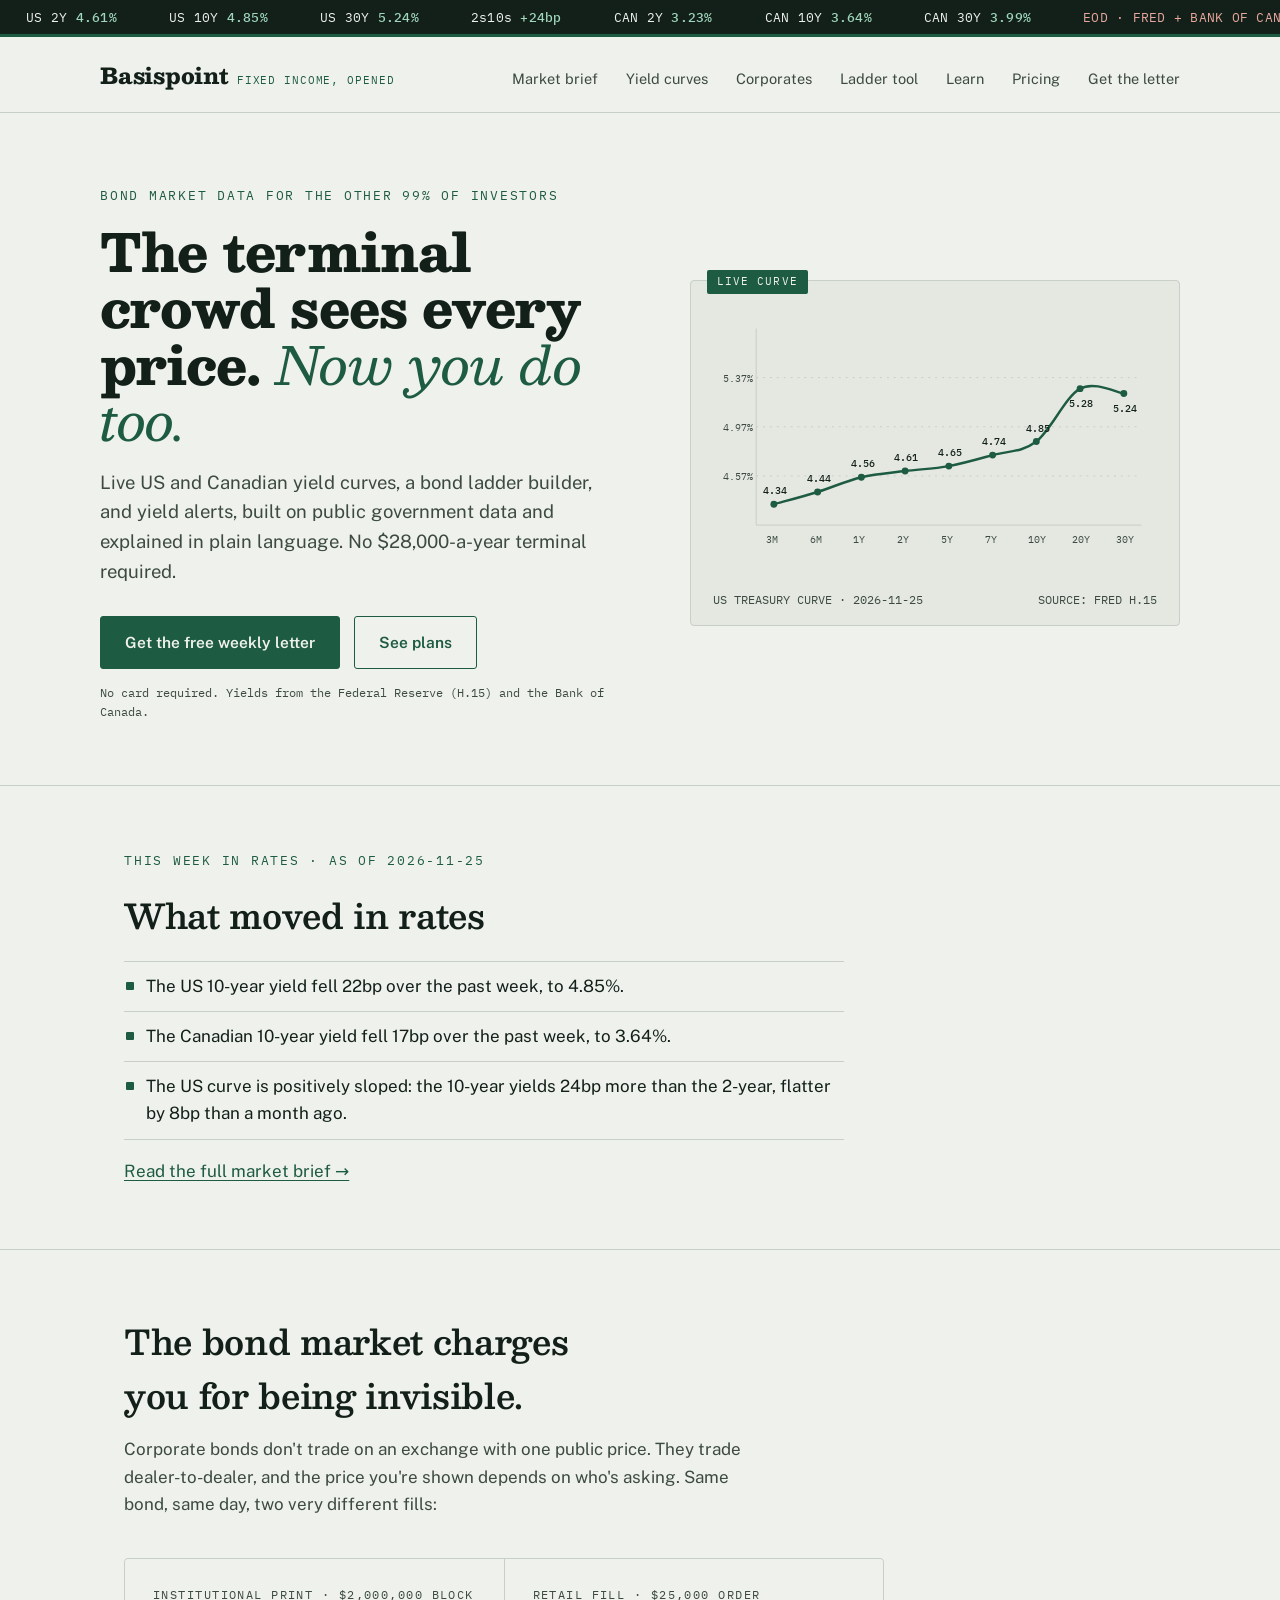
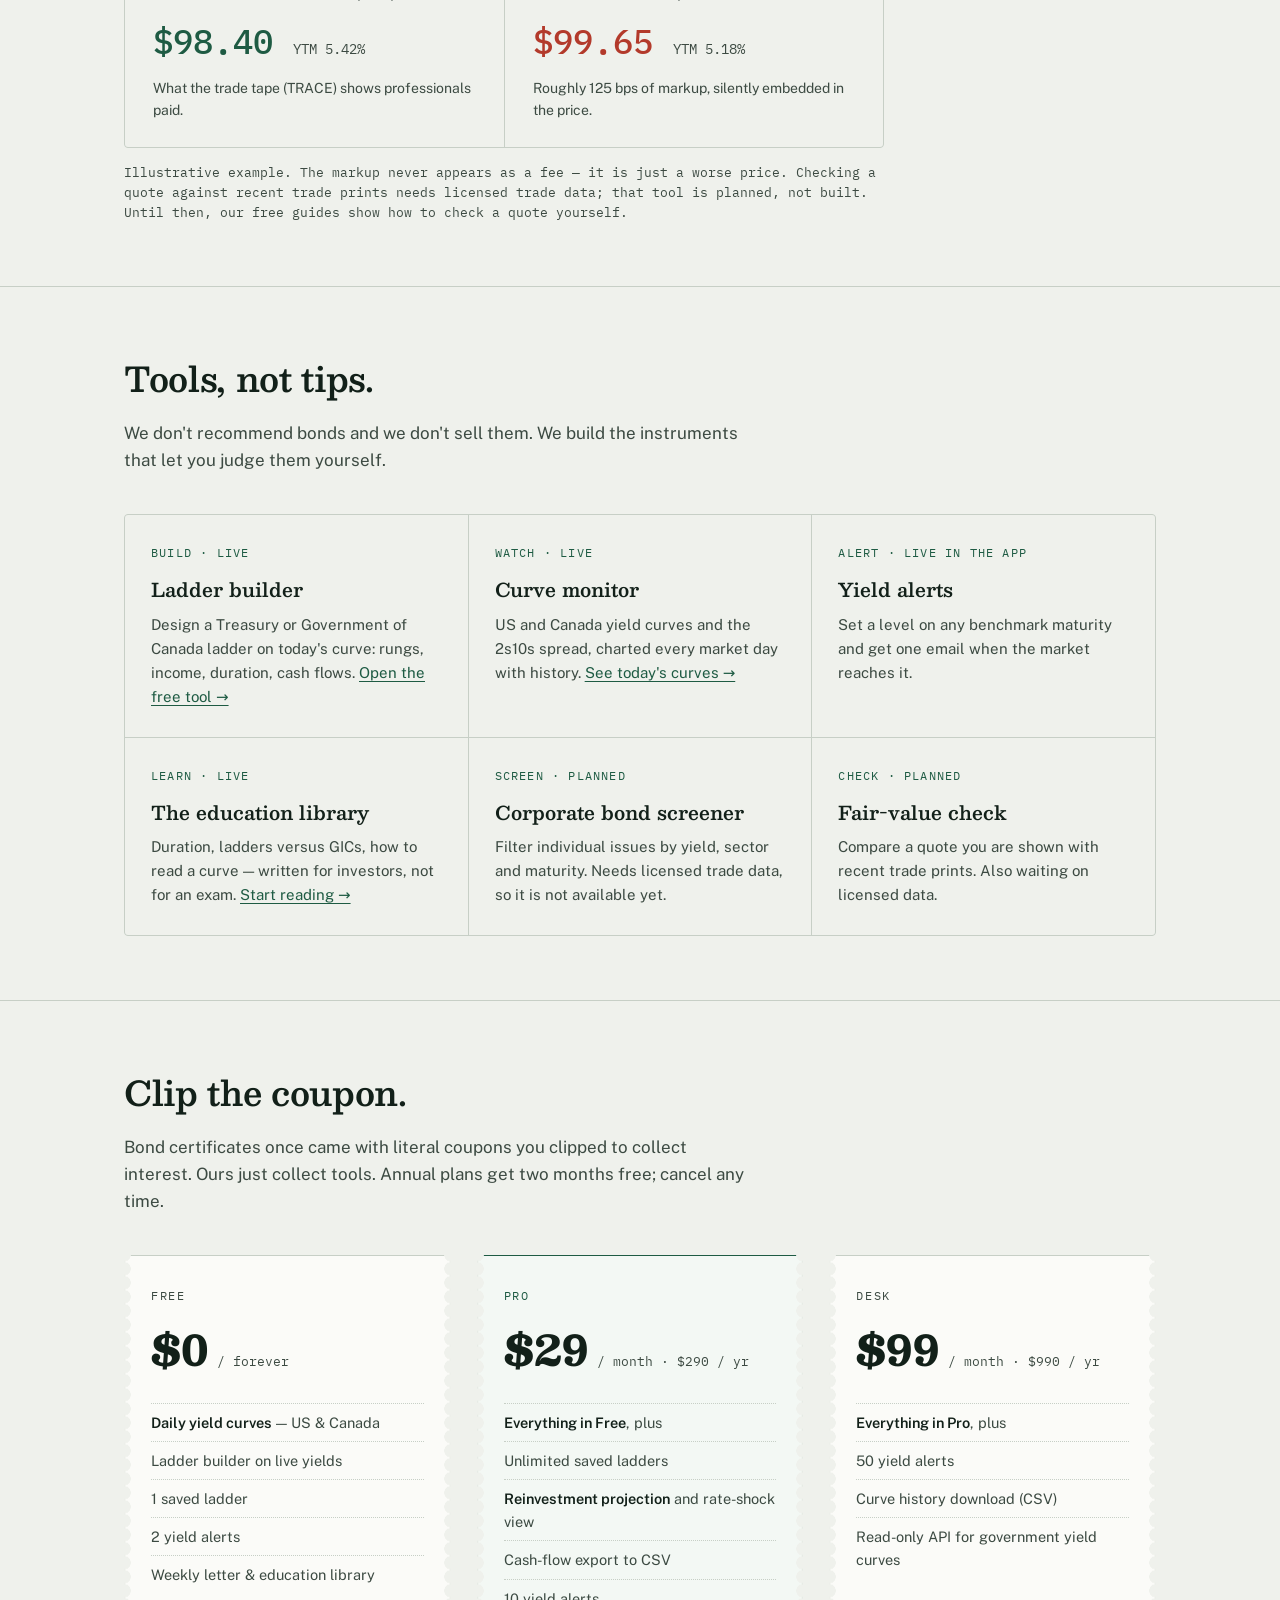
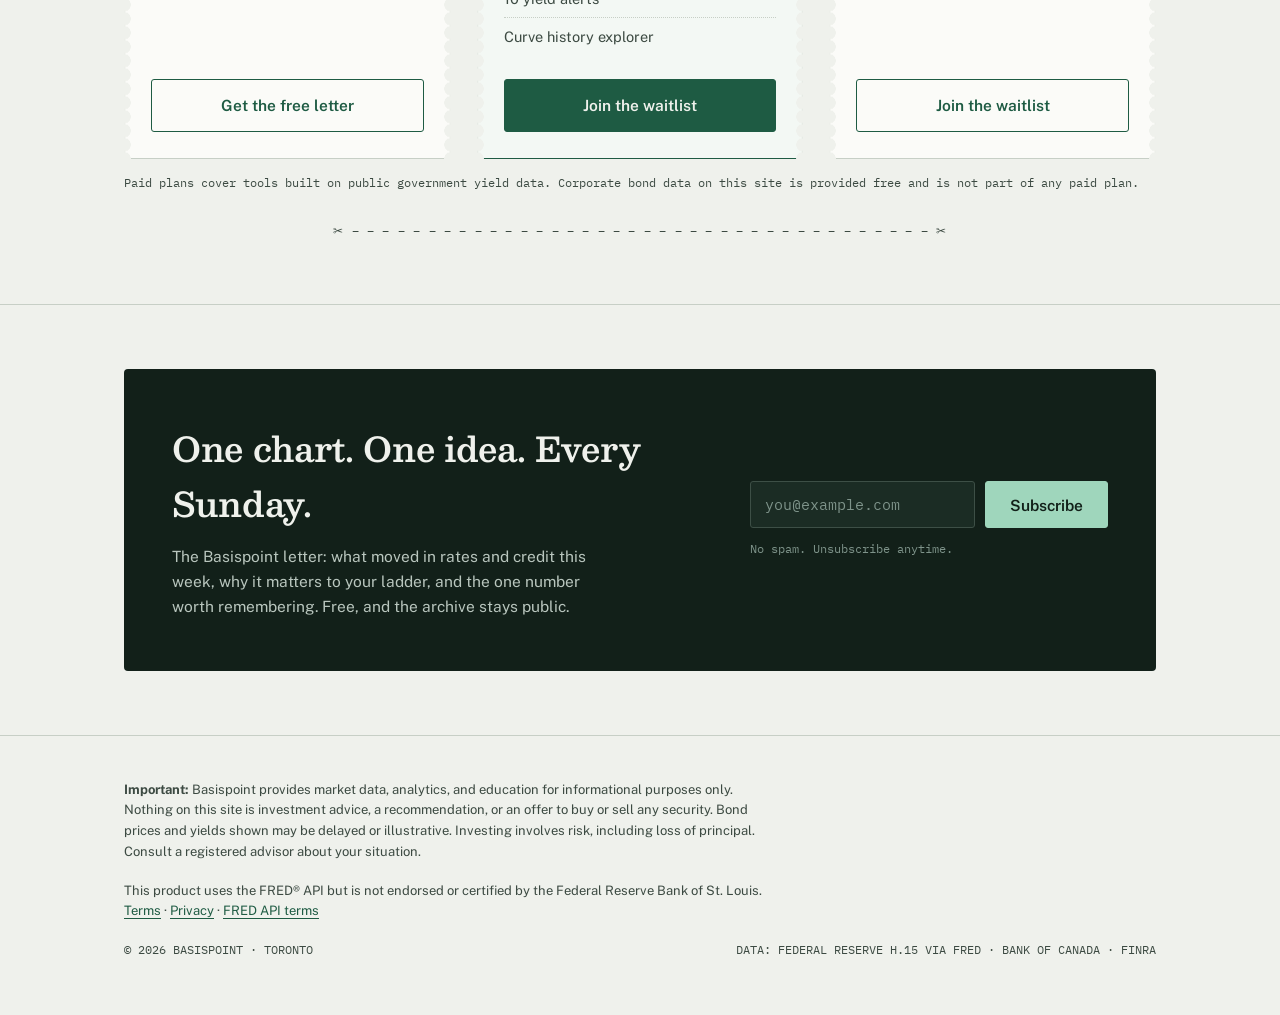
<file: index.html>
<!DOCTYPE html>
<html lang="en">
<head>
<meta charset="UTF-8">
<meta name="viewport" content="width=device-width, initial-scale=1.0">
<title>Basispoint — Bond market data and tools without the terminal</title>
<meta name="description" content="Live US and Canada yield curves, a bond ladder builder, yield alerts and plain-language guides for self-directed bond investors.">
<meta property="og:title" content="Basispoint — Bond market data and tools without the terminal">
<meta property="og:description" content="Live yield curves, a bond ladder builder and yield alerts for self-directed investors.">
<meta property="og:type" content="website">
<meta property="og:url" content="https://bondtracker.ca/">
<link rel="icon" type="image/svg+xml" href="/favicon.svg"><link rel="preconnect" href="https://fonts.googleapis.com">
<link rel="preconnect" href="https://fonts.gstatic.com" crossorigin>
<link href="https://fonts.googleapis.com/css2?family=Besley:ital,wght@0,400;0,600;0,800;1,400&family=Public+Sans:wght@400;500;600&family=IBM+Plex+Mono:wght@400;500&display=swap" rel="stylesheet">
<style>
  :root{
    --paper:#EFF1EC;
    --paper-deep:#E4E8E1;
    --ink:#122019;
    --ink-soft:#3C4A42;
    --green:#1E5B43;
    --green-deep:#143D2E;
    --seal:#B33A2B;
    --rule:#C7CFC6;
    --mono:'IBM Plex Mono',monospace;
    --body:'Public Sans',system-ui,sans-serif;
    --display:'Besley',Georgia,serif;
  }
  *{margin:0;padding:0;box-sizing:border-box}
  html{scroll-behavior:smooth}
  body{background:var(--paper);color:var(--ink);font-family:var(--body);font-size:17px;line-height:1.6;-webkit-font-smoothing:antialiased}
  a{color:var(--green);text-decoration-thickness:1px;text-underline-offset:3px}
  a:focus-visible,button:focus-visible,input:focus-visible{outline:2px solid var(--green);outline-offset:3px}
  .wrap{max-width:1080px;margin:0 auto;padding:0 24px}

  /* ── data strip ───────────────────────────── */
  .strip{background:var(--ink);color:var(--paper);font-family:var(--mono);font-size:12.5px;letter-spacing:.02em;overflow:hidden;white-space:nowrap;padding:7px 0;border-bottom:3px solid var(--green)}
  .strip span{margin:0 26px}
  .strip b{color:#9FD6BC;font-weight:500}
  .strip .dn{color:#E8A79D}

  /* ── header ───────────────────────────────── */
  header{border-bottom:1px solid var(--rule)}
  .nav{display:flex;align-items:baseline;justify-content:space-between;padding:20px 0}
  .logo{font-family:var(--display);font-weight:800;font-size:22px;letter-spacing:-.01em;color:var(--ink);text-decoration:none}
  .logo small{font-family:var(--mono);font-weight:400;font-size:11px;color:var(--green);margin-left:8px;letter-spacing:.08em}
  .nav-links{display:flex;gap:28px;font-size:14.5px}
  .nav-links a{color:var(--ink-soft);text-decoration:none}
  .nav-links a:hover{color:var(--green);text-decoration:underline}

  /* ── hero ─────────────────────────────────── */
  .hero{display:grid;grid-template-columns:1.05fr .95fr;gap:48px;align-items:center;padding:72px 0 64px}
  .eyebrow{font-family:var(--mono);font-size:12.5px;letter-spacing:.14em;text-transform:uppercase;color:var(--green);margin-bottom:18px}
  h1{font-family:var(--display);font-weight:800;font-size:clamp(34px,4.6vw,52px);line-height:1.08;letter-spacing:-.015em;margin-bottom:20px}
  h1 em{font-style:italic;font-weight:400;color:var(--green)}
  .lede{font-size:18.5px;color:var(--ink-soft);max-width:46ch;margin-bottom:30px}
  .cta-row{display:flex;gap:14px;flex-wrap:wrap;align-items:center}
  .btn{display:inline-block;font-family:var(--body);font-weight:600;font-size:15.5px;padding:13px 24px;border-radius:3px;text-decoration:none;border:1.5px solid var(--green);cursor:pointer}
  .btn-solid{background:var(--green);color:var(--paper)}
  .btn-solid:hover{background:var(--green-deep)}
  .btn-ghost{color:var(--green);background:transparent}
  .btn-ghost:hover{background:rgba(30,91,67,.07)}
  .hero-note{font-family:var(--mono);font-size:12px;color:var(--ink-soft);margin-top:14px}

  /* ── curve chart ──────────────────────────── */
  .curve-card{background:var(--paper-deep);border:1px solid var(--rule);border-radius:4px;padding:18px 18px 10px;position:relative}
  .curve-card .tag{position:absolute;top:-11px;left:16px;background:var(--green);color:var(--paper);font-family:var(--mono);font-size:11px;letter-spacing:.1em;padding:3px 10px;border-radius:2px}
  .curve-card figcaption{font-family:var(--mono);font-size:11.5px;color:var(--ink-soft);padding:8px 4px 6px;display:flex;justify-content:space-between}
  svg text{font-family:var(--mono)}

  /* ── sections ─────────────────────────────── */
  section{padding:64px 0;border-top:1px solid var(--rule)}
  h2{font-family:var(--display);font-weight:600;font-size:clamp(26px,3.2vw,34px);letter-spacing:-.01em;margin-bottom:14px;max-width:24ch}
  .section-lede{color:var(--ink-soft);max-width:62ch;margin-bottom:40px}

  /* spread demo */
  .spread{display:grid;grid-template-columns:1fr 1fr;gap:1px;background:var(--rule);border:1px solid var(--rule);border-radius:4px;overflow:hidden;max-width:760px}
  .spread > div{background:var(--paper);padding:26px 28px}
  .spread .who{font-family:var(--mono);font-size:12px;letter-spacing:.12em;text-transform:uppercase;color:var(--ink-soft);margin-bottom:10px}
  .spread .px{font-family:var(--mono);font-size:34px;font-weight:500}
  .spread .px small{font-size:14px;color:var(--ink-soft);font-weight:400}
  .spread .inst .px{color:var(--green)}
  .spread .rtl .px{color:var(--seal)}
  .spread .note{font-size:14px;color:var(--ink-soft);margin-top:8px}
  .spread-foot{font-family:var(--mono);font-size:12.5px;color:var(--ink-soft);margin-top:14px;max-width:760px}

  /* features */
  .features{display:grid;grid-template-columns:repeat(3,1fr);gap:1px;background:var(--rule);border:1px solid var(--rule);border-radius:4px;overflow:hidden}
  .feature{background:var(--paper);padding:28px 26px}
  .feature .k{font-family:var(--mono);font-size:12px;color:var(--green);letter-spacing:.1em;margin-bottom:12px;display:block}
  .feature h3{font-family:var(--display);font-weight:600;font-size:19px;margin-bottom:8px}
  .feature p{font-size:15px;color:var(--ink-soft)}

  /* ── coupon pricing ───────────────────────── */
  .coupons{display:grid;grid-template-columns:repeat(3,1fr);gap:26px;align-items:stretch}
  .coupon{background:#FBFBF8;border:1px solid var(--rule);position:relative;padding:30px 26px 26px;display:flex;flex-direction:column;
    -webkit-mask:radial-gradient(circle 7px at 0 50%,transparent 6.5px,#000 7px) left/51% 14px repeat-y,
                 radial-gradient(circle 7px at 100% 50%,transparent 6.5px,#000 7px) right/51% 14px repeat-y;
    mask:radial-gradient(circle 7px at 0 50%,transparent 6.5px,#000 7px) left/51% 14px repeat-y,
         radial-gradient(circle 7px at 100% 50%,transparent 6.5px,#000 7px) right/51% 14px repeat-y}
  .coupon .tier{font-family:var(--mono);font-size:12px;letter-spacing:.14em;text-transform:uppercase;color:var(--ink-soft)}
  .coupon .price{font-family:var(--display);font-weight:800;font-size:42px;margin:10px 0 2px}
  .coupon .price small{font-family:var(--mono);font-weight:400;font-size:13px;color:var(--ink-soft)}
  .coupon ul{list-style:none;margin:18px 0 24px;flex:1}
  .coupon li{font-size:14.5px;color:var(--ink-soft);padding:7px 0;border-top:1px dotted var(--rule)}
  .coupon li b{color:var(--ink);font-weight:600}
  .coupon .btn{text-align:center}
  .coupon.featured{border:1.5px solid var(--green);background:#F3F8F4}
  .coupon.featured .tier{color:var(--green)}
  .clip{font-family:var(--mono);font-size:11.5px;color:var(--ink-soft);text-align:center;margin-top:30px;letter-spacing:.06em}

  /* ── signup ───────────────────────────────── */
  .signup{background:var(--ink);color:var(--paper);border-radius:4px;padding:52px 48px;display:grid;grid-template-columns:1.2fr .8fr;gap:40px;align-items:center}
  .signup h2{color:var(--paper)}
  .signup p{color:#B9C6BE;font-size:15.5px;max-width:48ch}
  .signup-form{display:flex;gap:10px}
  .signup-form input{flex:1;font-family:var(--mono);font-size:14.5px;padding:13px 14px;border:1px solid #3D4F46;background:#1B2C24;color:var(--paper);border-radius:3px}
  .signup-form input::placeholder{color:#7E938A}
  .signup-form .btn{border-color:#9FD6BC;color:var(--ink);background:#9FD6BC}
  .signup-form .btn:hover{background:#B9E4CE}
  .signup .fine{font-family:var(--mono);font-size:11.5px;color:#7E938A;margin-top:12px}

  /* ── footer ───────────────────────────────── */
  footer{padding:44px 0 56px;border-top:1px solid var(--rule)}
  .disclaimer{font-size:13px;color:var(--ink-soft);max-width:80ch;margin-bottom:18px}
  .foot-row{display:flex;justify-content:space-between;font-family:var(--mono);font-size:12px;color:var(--ink-soft);flex-wrap:wrap;gap:10px}

  /* ── motion & responsive ──────────────────── */
  #curvePath{stroke-dasharray:900;stroke-dashoffset:900;animation:draw 2.2s .3s ease-out forwards}
  @keyframes draw{to{stroke-dashoffset:0}}
  @media (prefers-reduced-motion:reduce){#curvePath{animation:none;stroke-dashoffset:0}html{scroll-behavior:auto}}
  @media (max-width:880px){
    .hero{grid-template-columns:1fr;padding:48px 0}
    .features,.coupons{grid-template-columns:1fr}
    .coupons{gap:30px}
    .signup{grid-template-columns:1fr;padding:36px 28px}
    .spread{grid-template-columns:1fr}
    .nav-links{display:none}
  }
  .brief-list{list-style:none;padding:0;margin:18px 0 18px;max-width:72ch}
  .brief-list li{padding:11px 0 11px 22px;border-top:1px solid var(--rule);position:relative}
  .brief-list li:last-child{border-bottom:1px solid var(--rule)}
  .brief-list li::before{content:"";position:absolute;left:2px;top:20px;width:8px;height:8px;background:var(--green);border-radius:1px}
</style>
</head>
<body>

<div class="strip" aria-hidden="true">
  <span>US 2Y <b id="t2">—</b></span><span>US 10Y <b id="t10">—</b></span><span>US 30Y <b id="t30">—</b></span><span>2s10s <b id="s210">—</b></span><span>CAN 2Y <b id="c2">—</b></span><span>CAN 10Y <b id="c10">—</b></span><span>CAN 30Y <b id="c30">—</b></span><span class="dn" id="src">DELAYED · DEMO DATA</span>
</div>

<header>
  <div class="wrap nav">
    <a class="logo" href="#">Basispoint<small>FIXED INCOME, OPENED</small></a>
    <nav class="nav-links">
      <a href="pages/market-brief.html">Market brief</a>
      <a href="pages/yield-curve.html">Yield curves</a>
      <a href="pages/corporate-bonds.html">Corporates</a>
      <a href="pages/ladder-builder.html">Ladder tool</a>
      <a href="pages/learn/index.html">Learn</a>
      <a href="#pricing">Pricing</a>
      <a href="#signup">Get the letter</a>
      <a href="#signup" data-app-link="/sign-in" data-app-only hidden>Sign in</a>
    </nav>
  </div>
</header>

<main>
  <div class="wrap hero">
    <div>
      <p class="eyebrow">Bond market data for the other 99% of investors</p>
      <h1>The terminal crowd sees every price. <em>Now you do too.</em></h1>
      <p class="lede">Live US and Canadian yield curves, a bond ladder builder, and yield alerts, built on public government data and explained in plain language. No $28,000-a-year terminal required.</p>
      <div class="cta-row">
        <a class="btn btn-solid" href="#signup">Get the free weekly letter</a>
        <a class="btn btn-ghost" href="#pricing">See plans</a>
      </div>
      <p class="hero-note">No card required. Yields from the Federal Reserve (H.15) and the Bank of Canada.</p>
    </div>
    <figure class="curve-card">
      <span class="tag">LIVE CURVE</span>
      <svg viewBox="0 0 460 280" role="img" aria-label="US Treasury yield curve, yields by maturity from 3 months to 30 years">
        <!-- grid -->
        <g stroke="#C7CFC6" stroke-width="1">
          <line x1="48" y1="30" x2="48" y2="230"/><line x1="48" y1="230" x2="440" y2="230"/>
          <line x1="48" y1="80" x2="440" y2="80" stroke-dasharray="2 5"/>
          <line x1="48" y1="130" x2="440" y2="130" stroke-dasharray="2 5"/>
          <line x1="48" y1="180" x2="440" y2="180" stroke-dasharray="2 5"/>
        </g>
        <!-- axis labels -->
        <g fill="#3C4A42" font-size="10">
          <text id="gl0" x="14" y="84">5.0%</text><text id="gl1" x="14" y="134">4.5%</text><text id="gl2" x="14" y="184">4.0%</text>
        </g>
        <g id="tenorLabels" fill="#3C4A42" font-size="10">
          <text x="60" y="248">3M</text><text x="118" y="248">2Y</text><text x="180" y="248">5Y</text>
          <text x="246" y="248">10Y</text><text x="330" y="248">20Y</text><text x="416" y="248">30Y</text>
        </g>
        <!-- the curve -->
        <path id="curvePath" d="M 66 96 C 95 140, 105 162, 124 166 S 165 158, 186 148 C 220 132, 235 122, 252 116 S 320 100, 336 96 C 370 89, 400 86, 422 84"
          fill="none" stroke="#1E5B43" stroke-width="2.5" stroke-linecap="round"/>
        <!-- tenor markers -->
        <g id="curveDots" fill="#1E5B43">
          <circle cx="66" cy="96" r="3.5"/><circle cx="124" cy="166" r="3.5"/><circle cx="186" cy="148" r="3.5"/>
          <circle cx="252" cy="116" r="3.5"/><circle cx="336" cy="96" r="3.5"/><circle cx="422" cy="84" r="3.5"/>
        </g>
        <g id="curveVals" fill="#122019" font-size="10.5" font-weight="500">
          <text x="54" y="86">4.93</text><text x="112" y="186">4.21</text><text x="174" y="168">4.38</text>
          <text x="240" y="106">4.62</text><text x="324" y="86">4.86</text><text x="404" y="74">4.97</text>
        </g>
      </svg>
      <figcaption><span id="cap1">US TREASURY CURVE · SAMPLE</span><span id="cap2">SOURCE: FRED H.15</span></figcaption>
    </figure>
  </div>

  <section id="brief" hidden>
    <div class="wrap">
      <p class="eyebrow" id="briefStamp">This week in rates</p>
      <h2>What moved in rates</h2>
      <ul class="brief-list" id="briefList"></ul>
      <p><a href="pages/market-brief.html">Read the full market brief &rarr;</a></p>
    </div>
  </section>

  <section id="why">
    <div class="wrap">
      <h2>The bond market charges you for being invisible.</h2>
      <p class="section-lede">Corporate bonds don't trade on an exchange with one public price. They trade dealer-to-dealer, and the price you're shown depends on who's asking. Same bond, same day, two very different fills:</p>
      <div class="spread">
        <div class="inst">
          <p class="who">Institutional print · $2,000,000 block</p>
          <p class="px">$98.40 <small>YTM 5.42%</small></p>
          <p class="note">What the trade tape (TRACE) shows professionals paid.</p>
        </div>
        <div class="rtl">
          <p class="who">Retail fill · $25,000 order</p>
          <p class="px">$99.65 <small>YTM 5.18%</small></p>
          <p class="note">Roughly 125 bps of markup, silently embedded in the price.</p>
        </div>
      </div>
      <p class="spread-foot">Illustrative example. The markup never appears as a fee — it is just a worse price. Checking a quote against recent trade prints needs licensed trade data; that tool is planned, not built. Until then, our free guides show how to check a quote yourself.</p>
    </div>
  </section>

  <section id="tools">
    <div class="wrap">
      <h2>Tools, not tips.</h2>
      <p class="section-lede">We don't recommend bonds and we don't sell them. We build the instruments that let you judge them yourself.</p>
      <div class="features">
        <div class="feature"><span class="k">BUILD · LIVE</span><h3>Ladder builder</h3><p>Design a Treasury or Government of Canada ladder on today's curve: rungs, income, duration, cash flows. <a href="pages/ladder-builder.html">Open the free tool &rarr;</a></p></div>
        <div class="feature"><span class="k">WATCH · LIVE</span><h3>Curve monitor</h3><p>US and Canada yield curves and the 2s10s spread, charted every market day with history. <a href="pages/yield-curve.html">See today's curves &rarr;</a></p></div>
        <div class="feature"><span class="k">ALERT · LIVE IN THE APP</span><h3>Yield alerts</h3><p>Set a level on any benchmark maturity and get one email when the market reaches it.</p></div>
        <div class="feature"><span class="k">LEARN · LIVE</span><h3>The education library</h3><p>Duration, ladders versus GICs, how to read a curve — written for investors, not for an exam. <a href="pages/learn/index.html">Start reading &rarr;</a></p></div>
        <div class="feature"><span class="k">SCREEN · PLANNED</span><h3>Corporate bond screener</h3><p>Filter individual issues by yield, sector and maturity. Needs licensed trade data, so it is not available yet.</p></div>
        <div class="feature"><span class="k">CHECK · PLANNED</span><h3>Fair-value check</h3><p>Compare a quote you are shown with recent trade prints. Also waiting on licensed data.</p></div>
      </div>
    </div>
  </section>

  <section id="pricing">
    <div class="wrap">
      <h2>Clip the coupon.</h2>
      <p class="section-lede">Bond certificates once came with literal coupons you clipped to collect interest. Ours just collect tools. Annual plans get two months free; cancel any time.</p>
      <div class="coupons">
        <div class="coupon">
          <p class="tier">Free</p>
          <p class="price">$0<small> / forever</small></p>
          <ul>
            <li><b>Daily yield curves</b> — US &amp; Canada</li>
            <li>Ladder builder on live yields</li>
            <li>1 saved ladder</li>
            <li>2 yield alerts</li>
            <li>Weekly letter &amp; education library</li>
          </ul>
          <a class="btn btn-ghost" href="#signup" data-app-link="/sign-up" data-app-text="Start free">Get the free letter</a>
        </div>
        <div class="coupon featured">
          <p class="tier">Pro</p>
          <p class="price">$29<small> / month · $290 / yr</small></p>
          <ul>
            <li><b>Everything in Free</b>, plus</li>
            <li>Unlimited saved ladders</li>
            <li><b>Reinvestment projection</b> and rate-shock view</li>
            <li>Cash-flow export to CSV</li>
            <li>10 yield alerts</li>
            <li>Curve history explorer</li>
          </ul>
          <a class="btn btn-solid" href="#signup" data-app-link="/account?plan=pro" data-app-text="Choose Pro">Join the waitlist</a>
        </div>
        <div class="coupon">
          <p class="tier">Desk</p>
          <p class="price">$99<small> / month · $990 / yr</small></p>
          <ul>
            <li><b>Everything in Pro</b>, plus</li>
            <li>50 yield alerts</li>
            <li>Curve history download (CSV)</li>
            <li>Read-only API for government yield curves</li>
          </ul>
          <a class="btn btn-ghost" href="#signup" data-app-link="/account?plan=desk" data-app-text="Choose Desk">Join the waitlist</a>
        </div>
      </div>
      <p class="hero-note">Paid plans cover tools built on public government yield data. Corporate bond data on this site is provided free and is not part of any paid plan.</p>
      <p class="clip">✂ – – – – – – – – – – – – – – – – – – – – – – – – – – – – – – – – – – – – – – ✂</p>
    </div>
  </section>

  <section id="signup">
    <div class="wrap">
      <div class="signup">
        <div>
          <h2>One chart. One idea. Every Sunday.</h2>
          <p>The Basispoint letter: what moved in rates and credit this week, why it matters to your ladder, and the one number worth remembering. Free, and the archive stays public.</p>
        </div>
        <div>
          <form class="signup-form" data-newsletter>
            <input type="email" name="email" required placeholder="you@example.com" aria-label="Email address">
            <button class="btn" type="submit">Subscribe</button>
          </form>
          <p class="fine" data-newsletter-note hidden></p>
          <p class="fine">No spam. Unsubscribe anytime.</p>
        </div>
      </div>
    </div>
  </section>
</main>

<footer>
  <div class="wrap">
    <p class="disclaimer"><strong>Important:</strong> Basispoint provides market data, analytics, and education for informational purposes only. Nothing on this site is investment advice, a recommendation, or an offer to buy or sell any security. Bond prices and yields shown may be delayed or illustrative. Investing involves risk, including loss of principal. Consult a registered advisor about your situation.</p>
    <p class="disclaimer">This product uses the FRED® API but is not endorsed or certified by the Federal Reserve Bank of St. Louis. <a href="pages/terms.html">Terms</a> · <a href="pages/privacy.html">Privacy</a> · <a href="https://fred.stlouisfed.org/docs/api/terms_of_use.html" rel="noopener">FRED API terms</a></p>
    <div class="foot-row">
      <span>© 2026 BASISPOINT · TORONTO</span>
      <span>DATA: FEDERAL RESERVE H.15 VIA FRED · BANK OF CANADA · FINRA</span>
    </div>
  </div>
</footer>

<script>
  // Loads data/market.json (written nightly by scripts/fetch_data.py via
  // GitHub Actions). Falls back to demo values if the file can't be fetched.
  const DEMO = {
    demo: true,
    us: { date: "sample", curve: [
      {tenor:"3M",yield:4.93},{tenor:"2Y",yield:4.21},{tenor:"5Y",yield:4.38},
      {tenor:"10Y",yield:4.62},{tenor:"20Y",yield:4.86},{tenor:"30Y",yield:4.97}]},
    canada: { curve: [{tenor:"2Y",yield:2.91},{tenor:"10Y",yield:3.38},{tenor:"30Y",yield:3.61}] },
    spreads: { us_2s10s_bp:41 }
  };

  const fmtPct = v => v == null ? "—" : v.toFixed(2) + "%";
  const fmtBp  = v => v == null ? "—" : (v >= 0 ? "+" : "") + Math.round(v) + "bp";
  const put = (id, val) => { const el = document.getElementById(id); if (el) el.textContent = val; };

  function setTicker(m) {
    const us = Object.fromEntries((m.us?.curve || []).map(p => [p.tenor, p.yield]));
    const ca = Object.fromEntries((m.canada?.curve || []).map(p => [p.tenor, p.yield]));
    const s = m.spreads || {};
    put("t2", fmtPct(us["2Y"]));   put("t10", fmtPct(us["10Y"])); put("t30", fmtPct(us["30Y"]));
    put("s210", fmtBp(s.us_2s10s_bp));
    put("c2", fmtPct(ca["2Y"])); put("c10", fmtPct(ca["10Y"])); put("c30", fmtPct(ca["30Y"]));
    put("src", m.demo ? "DELAYED · DEMO DATA" : "EOD · FRED + BANK OF CANADA");
  }

  function drawCurve(curve, dateStr, demo) {
    const pts = (curve || []).filter(p => p.yield != null);
    if (pts.length < 2) return;
    const X0 = 66, X1 = 422, Y0 = 70, Y1 = 230;
    const ys = pts.map(p => p.yield);
    let lo = Math.min(...ys), hi = Math.max(...ys);
    const pad = Math.max(0.15, (hi - lo) * 0.18);
    lo -= pad; hi += pad;
    const x = i => X0 + (i / (pts.length - 1)) * (X1 - X0);
    const y = v => Y1 - (v - lo) / (hi - lo) * (Y1 - Y0);

    [[80,"gl0"],[130,"gl1"],[180,"gl2"]].forEach(([gy, id]) => {
      const v = lo + (Y1 - gy) / (Y1 - Y0) * (hi - lo);
      put(id, v.toFixed(2) + "%");
    });

    const P = pts.map((p, i) => [x(i), y(p.yield)]);
    let d = `M ${P[0][0].toFixed(1)} ${P[0][1].toFixed(1)}`;
    for (let i = 0; i < P.length - 1; i++) {
      const p0 = P[Math.max(0, i - 1)], p1 = P[i], p2 = P[i + 1], p3 = P[Math.min(P.length - 1, i + 2)];
      const c1 = [p1[0] + (p2[0] - p0[0]) / 6, p1[1] + (p2[1] - p0[1]) / 6];
      const c2 = [p2[0] - (p3[0] - p1[0]) / 6, p2[1] - (p3[1] - p1[1]) / 6];
      d += ` C ${c1[0].toFixed(1)} ${c1[1].toFixed(1)}, ${c2[0].toFixed(1)} ${c2[1].toFixed(1)}, ${p2[0].toFixed(1)} ${p2[1].toFixed(1)}`;
    }
    const path = document.getElementById("curvePath");
    path.setAttribute("d", d);
    const len = path.getTotalLength();
    path.style.strokeDasharray = len;
    path.style.strokeDashoffset = "0";

    const dots = document.getElementById("curveDots");
    const vals = document.getElementById("curveVals");
    const tl = document.getElementById("tenorLabels");
    dots.innerHTML = ""; vals.innerHTML = ""; tl.innerHTML = "";
    pts.forEach((p, i) => {
      const cx = x(i), cy = y(p.yield);
      dots.insertAdjacentHTML("beforeend",
        `<circle cx="${cx.toFixed(1)}" cy="${cy.toFixed(1)}" r="3.5"/>`);
      const above = cy > 130;
      vals.insertAdjacentHTML("beforeend",
        `<text x="${(cx - 11).toFixed(1)}" y="${(above ? cy - 10 : cy + 19).toFixed(1)}">${p.yield.toFixed(2)}</text>`);
      tl.insertAdjacentHTML("beforeend",
        `<text x="${(cx - 8).toFixed(1)}" y="248">${p.tenor}</text>`);
    });

    put("cap1", demo ? "US TREASURY CURVE · SAMPLE" : "US TREASURY CURVE · " + dateStr);
  }

  (async () => {
    let m = DEMO;
    try {
      const r = await fetch("data/market.json", { cache: "no-store" });
      if (r.ok) m = await r.json();
    } catch (e) { /* offline or file:// — keep demo */ }
    setTicker(m);
    drawCurve(m.us?.curve, m.us?.date || "", !!m.demo);
  })();
</script>
<script>
  // Top three lines of the nightly market brief.
  (async () => {
    try {
      const r = await fetch("data/brief.json", { cache: "no-store" });
      if (!r.ok) return;
      const b = await r.json();
      const obs = (b.observations || []).slice(0, 3);
      if (!obs.length) return;
      const esc = s => String(s).replace(/[&<>"]/g, c => ({ "&": "&amp;", "<": "&lt;", ">": "&gt;", '"': "&quot;" }[c]));
      document.getElementById("briefList").innerHTML = obs.map(o => `<li>${esc(o)}</li>`).join("");
      document.getElementById("briefStamp").textContent = `This week in rates · as of ${b.asof.us}`;
      document.getElementById("brief").hidden = false;
    } catch (e) { /* section stays hidden */ }
  })();
</script>
<script src="assets/config.js"></script>
<script src="assets/site.js"></script>
</body>
</html>
</file>
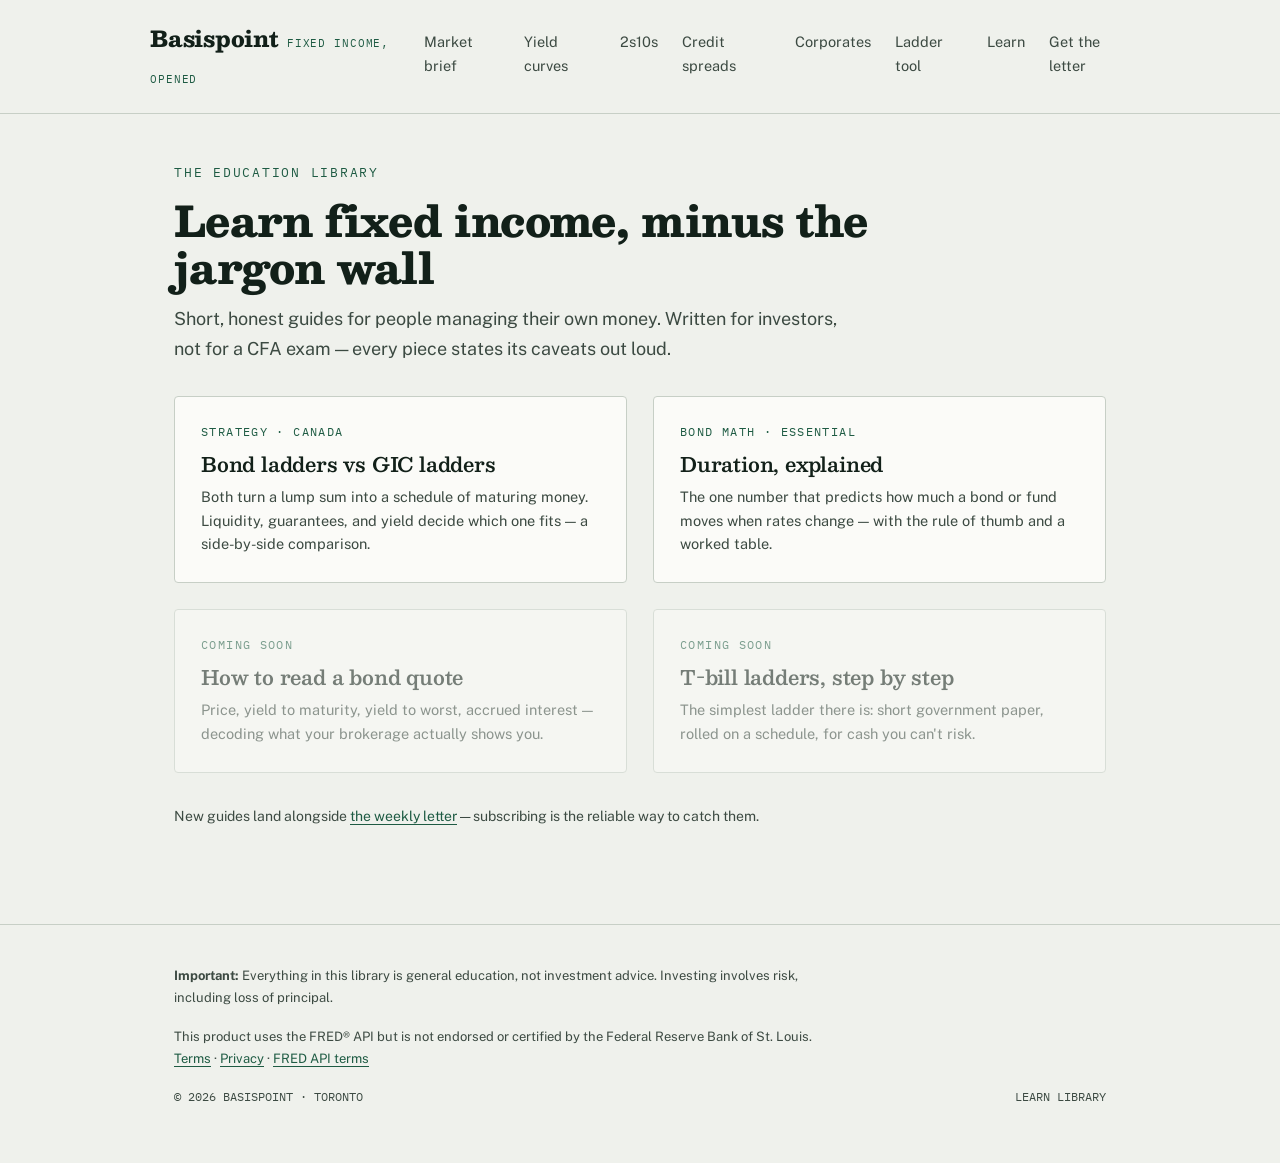
<file: pages/learn/index.html>
<!DOCTYPE html>
<html lang="en">
<head>
<meta charset="UTF-8">
<meta name="viewport" content="width=device-width, initial-scale=1.0">
<title>Learn Fixed Income — The Basispoint Education Library</title>
<meta name="description" content="Plain-language guides to bonds for self-directed investors: ladders, duration, yield curves, and how the bond market actually works. Free, no jargon walls.">
<meta property="og:title" content="Learn Fixed Income — The Basispoint Education Library">
<meta property="og:description" content="Plain-language bond guides for self-directed investors.">
<meta property="og:type" content="website">
<meta property="og:url" content="https://bondtracker.ca/pages/learn/index.html">
<link rel="icon" type="image/svg+xml" href="/favicon.svg">
<link rel="preconnect" href="https://fonts.googleapis.com">
<link rel="preconnect" href="https://fonts.gstatic.com" crossorigin>
<link href="https://fonts.googleapis.com/css2?family=Besley:wght@400;600;800&family=Public+Sans:wght@400;500;600&family=IBM+Plex+Mono:wght@400;500&display=swap" rel="stylesheet">
<link rel="stylesheet" href="../../assets/style.css">
<style>
  .lib{display:grid;grid-template-columns:1fr 1fr;gap:26px;margin:32px 0}
  .art{background:#FBFBF8;border:1px solid var(--rule);border-radius:4px;padding:26px;display:block;text-decoration:none;color:var(--ink)}
  .art:hover{border-color:var(--green)}
  .art .k{font-family:var(--mono);font-size:11.5px;letter-spacing:.12em;text-transform:uppercase;color:var(--green);display:block;margin-bottom:10px}
  .art h2{font-family:var(--display);font-weight:600;font-size:20px;margin:0 0 8px;line-height:1.25}
  .art p{font-size:14.5px;color:var(--ink-soft);margin:0}
  .art.soon{opacity:.55;pointer-events:none}
  @media (max-width:820px){.lib{grid-template-columns:1fr}}
</style>
</head>
<body>

<header>
  <div class="wrap nav">
    <a class="logo" href="../../index.html">Basispoint<small>FIXED INCOME, OPENED</small></a>
    <nav class="nav-links">
      <a href="../market-brief.html">Market brief</a>
      <a href="../yield-curve.html">Yield curves</a>
      <a href="../2s10s.html">2s10s</a>
      <a href="../credit-spreads.html">Credit spreads</a>
      <a href="../corporate-bonds.html">Corporates</a>
      <a href="../ladder-builder.html">Ladder tool</a>
      <a href="index.html">Learn</a>
      <a href="../../index.html#signup">Get the letter</a>
    </nav>
  </div>
</header>

<main>
  <div class="wrap">
    <p class="eyebrow">The education library</p>
    <h1>Learn fixed income, minus the jargon wall</h1>
    <p class="lede">Short, honest guides for people managing their own money. Written for investors, not for a CFA exam — every piece states its caveats out loud.</p>

    <div class="lib">
      <a class="art" href="bond-ladders-vs-gics.html">
        <span class="k">Strategy · Canada</span>
        <h2>Bond ladders vs GIC ladders</h2>
        <p>Both turn a lump sum into a schedule of maturing money. Liquidity, guarantees, and yield decide which one fits — a side-by-side comparison.</p>
      </a>
      <a class="art" href="duration.html">
        <span class="k">Bond math · Essential</span>
        <h2>Duration, explained</h2>
        <p>The one number that predicts how much a bond or fund moves when rates change — with the rule of thumb and a worked table.</p>
      </a>
      <a class="art soon" href="#">
        <span class="k">Coming soon</span>
        <h2>How to read a bond quote</h2>
        <p>Price, yield to maturity, yield to worst, accrued interest — decoding what your brokerage actually shows you.</p>
      </a>
      <a class="art soon" href="#">
        <span class="k">Coming soon</span>
        <h2>T-bill ladders, step by step</h2>
        <p>The simplest ladder there is: short government paper, rolled on a schedule, for cash you can't risk.</p>
      </a>
    </div>

    <p class="note">New guides land alongside <a href="../../index.html#signup">the weekly letter</a> — subscribing is the reliable way to catch them.</p>
  </div>
</main>

<footer>
  <div class="wrap">
    <p class="disclaimer"><strong>Important:</strong> Everything in this library is general education, not investment advice. Investing involves risk, including loss of principal.</p>
    <p class="disclaimer">This product uses the FRED® API but is not endorsed or certified by the Federal Reserve Bank of St. Louis. <a href="../terms.html">Terms</a> · <a href="../privacy.html">Privacy</a> · <a href="https://fred.stlouisfed.org/docs/api/terms_of_use.html" rel="noopener">FRED API terms</a></p>
    <div class="foot-row">
      <span>© 2026 BASISPOINT · TORONTO</span>
      <span>LEARN LIBRARY</span>
    </div>
  </div>
</footer>
<script src="../../assets/config.js"></script>
<script src="../../assets/site.js"></script>
</body>
</html>
</file>
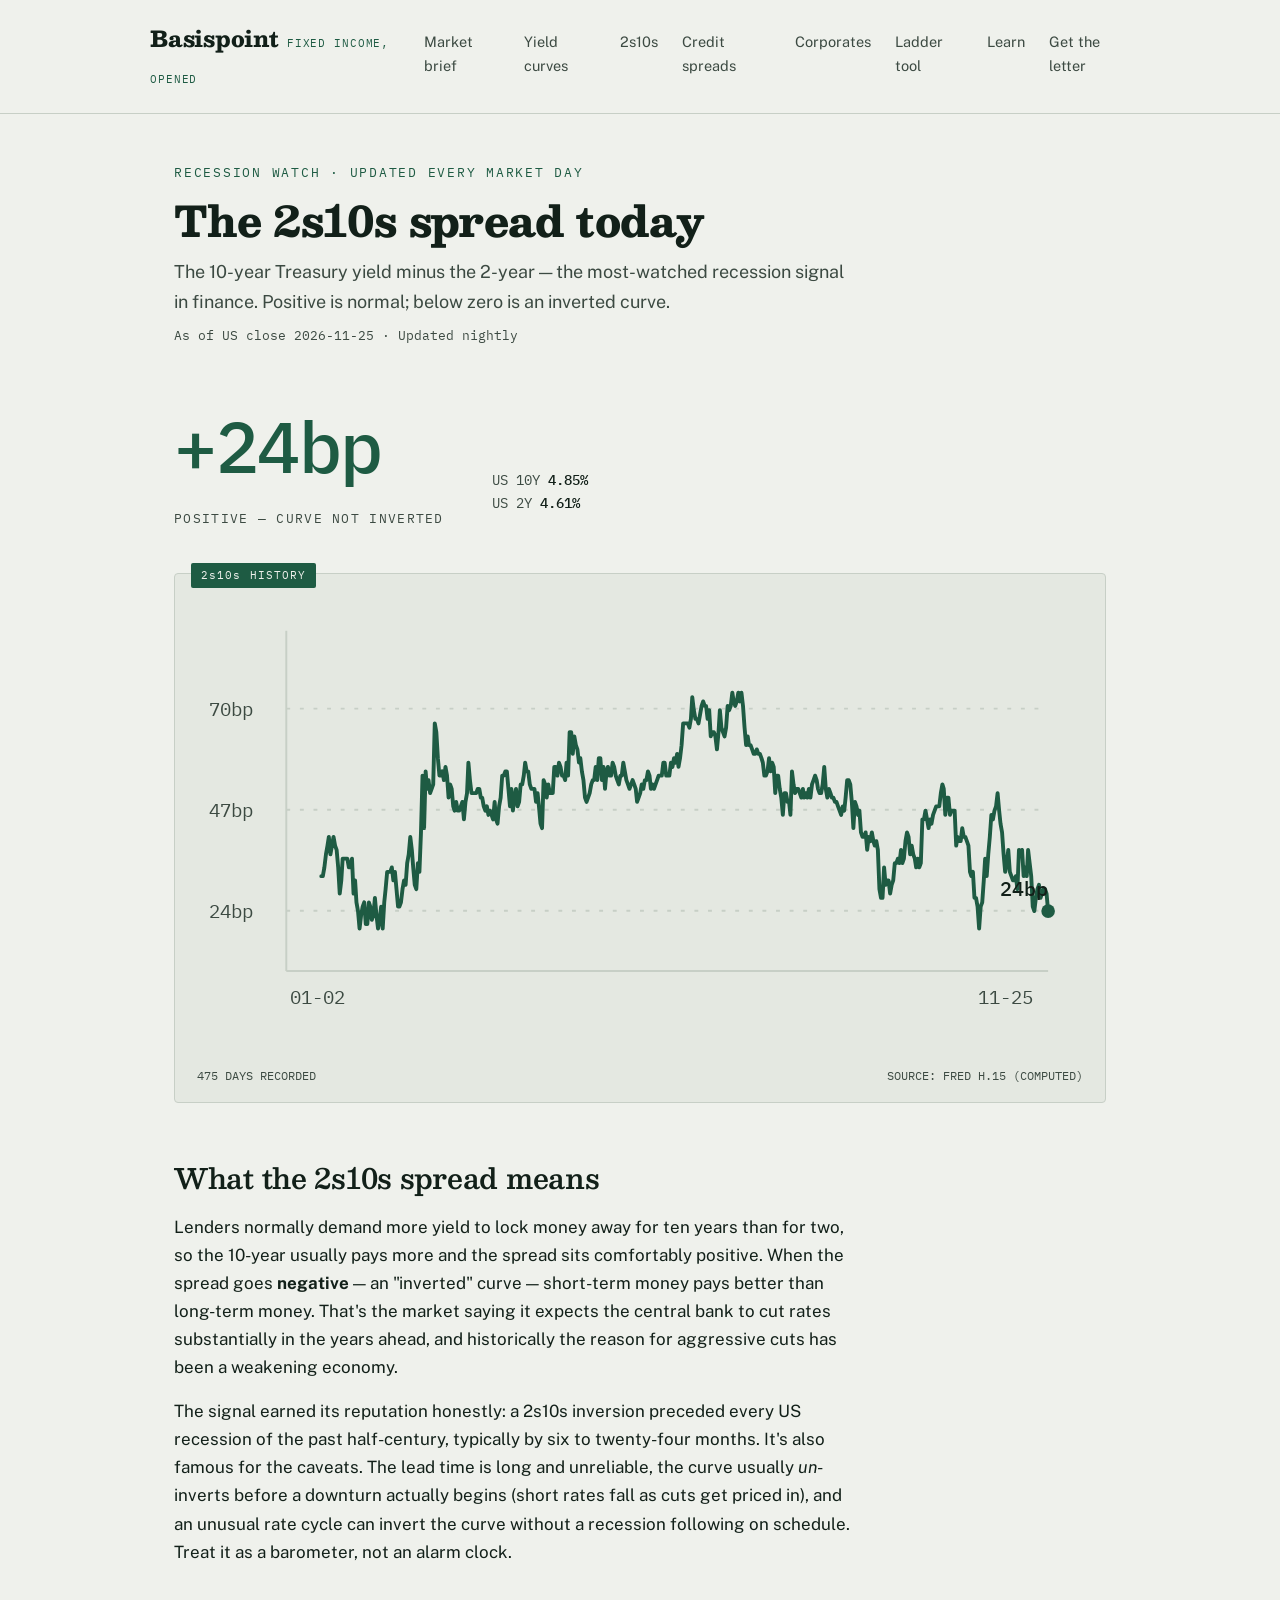
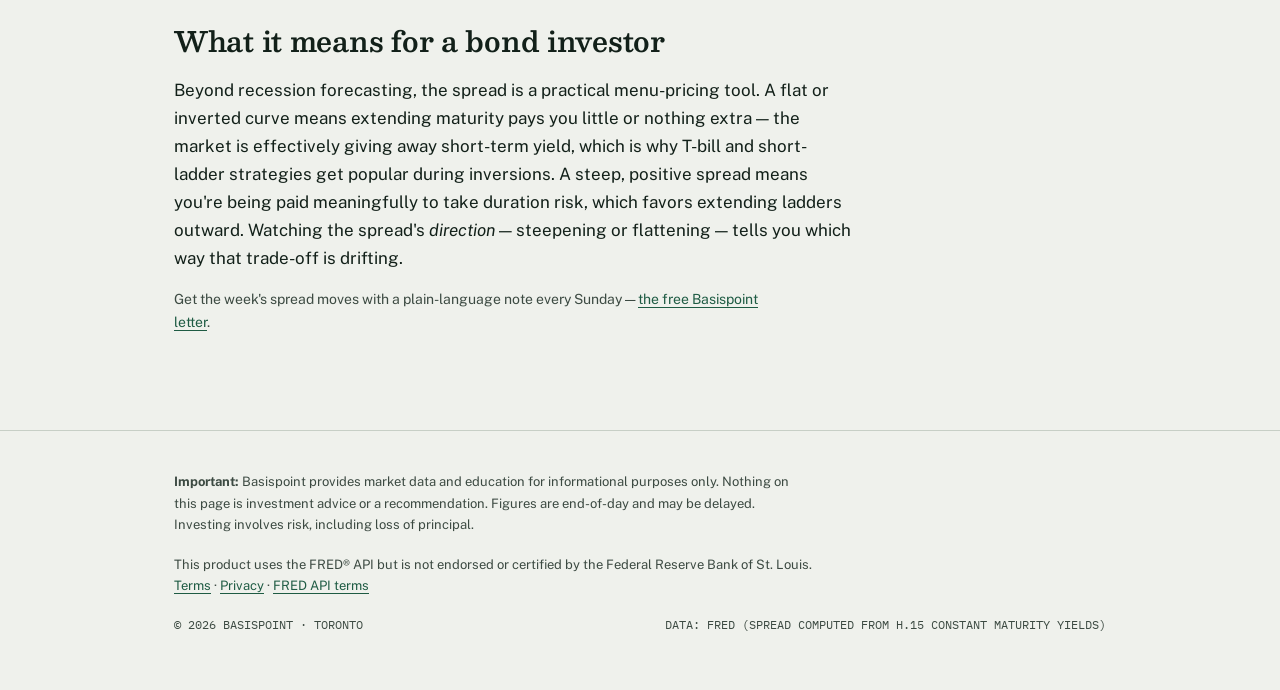
<file: pages/2s10s.html>
<!DOCTYPE html>
<html lang="en">
<head>
<meta charset="UTF-8">
<meta name="viewport" content="width=device-width, initial-scale=1.0">
<title>2s10s Spread Today — Is the Yield Curve Inverted? | Basispoint</title>
<meta name="description" content="The 2s10s Treasury spread (10-year minus 2-year yield) updated every market day, with history and a plain-language guide to what inversion means for recessions and investors.">
<meta property="og:title" content="2s10s Spread Today — Is the Yield Curve Inverted?">
<meta property="og:description" content="The most-watched recession signal in finance, updated every market day.">
<meta property="og:type" content="website">
<meta property="og:url" content="https://bondtracker.ca/pages/2s10s.html">
<link rel="icon" type="image/svg+xml" href="/favicon.svg">
<link rel="preconnect" href="https://fonts.googleapis.com">
<link rel="preconnect" href="https://fonts.gstatic.com" crossorigin>
<link href="https://fonts.googleapis.com/css2?family=Besley:wght@400;600;800&family=Public+Sans:wght@400;500;600&family=IBM+Plex+Mono:wght@400;500&display=swap" rel="stylesheet">
<link rel="stylesheet" href="../assets/style.css">
<style>
  .bignum{font-family:var(--mono);font-weight:500;font-size:clamp(44px,7vw,72px);letter-spacing:-.02em;margin:6px 0 2px}
  .bignum.up{color:var(--green)} .bignum.down{color:var(--seal)}
  .verdict{font-family:var(--mono);font-size:13px;letter-spacing:.1em;text-transform:uppercase;color:var(--ink-soft)}
  .readout{display:flex;gap:48px;flex-wrap:wrap;align-items:end;margin:8px 0 12px}
  .mini{font-family:var(--mono);font-size:14px;color:var(--ink-soft);padding-bottom:14px}
  .mini b{color:var(--ink);font-weight:500}
</style>
</head>
<body>

<header>
  <div class="wrap nav">
    <a class="logo" href="../index.html">Basispoint<small>FIXED INCOME, OPENED</small></a>
    <nav class="nav-links">
      <a href="market-brief.html">Market brief</a>
      <a href="yield-curve.html">Yield curves</a>
      <a href="2s10s.html">2s10s</a>
      <a href="credit-spreads.html">Credit spreads</a>
      <a href="corporate-bonds.html">Corporates</a>
      <a href="ladder-builder.html">Ladder tool</a>
      <a href="learn/index.html">Learn</a>
      <a href="../index.html#signup">Get the letter</a>
    </nav>
  </div>
</header>

<main>
  <div class="wrap">
    <p class="eyebrow">Recession watch · Updated every market day</p>
    <h1>The 2s10s spread today</h1>
    <p class="lede">The 10-year Treasury yield minus the 2-year — the most-watched recession signal in finance. Positive is normal; below zero is an inverted curve.</p>
    <p class="stamp" id="stamp">Loading latest data…</p>

    <div class="readout">
      <div>
        <p class="bignum" id="bignum">—</p>
        <p class="verdict" id="verdict">&nbsp;</p>
      </div>
      <p class="mini">US 10Y <b id="y10">—</b><br>US 2Y <b id="y2">—</b></p>
    </div>

    <figure class="chart-card chart-wide">
      <span class="tag">2s10s HISTORY</span>
      <div id="histChart"></div>
      <figcaption><span id="histCap">DAILY CLOSES</span><span>SOURCE: FRED H.15 (COMPUTED)</span></figcaption>
    </figure>

    <h2>What the 2s10s spread means</h2>
    <p>Lenders normally demand more yield to lock money away for ten years than for two, so the 10-year usually pays more and the spread sits comfortably positive. When the spread goes <strong>negative</strong> — an "inverted" curve — short-term money pays better than long-term money. That's the market saying it expects the central bank to cut rates substantially in the years ahead, and historically the reason for aggressive cuts has been a weakening economy.</p>
    <p>The signal earned its reputation honestly: a 2s10s inversion preceded every US recession of the past half-century, typically by six to twenty-four months. It's also famous for the caveats. The lead time is long and unreliable, the curve usually <em>un</em>-inverts before a downturn actually begins (short rates fall as cuts get priced in), and an unusual rate cycle can invert the curve without a recession following on schedule. Treat it as a barometer, not an alarm clock.</p>

    <h2>What it means for a bond investor</h2>
    <p>Beyond recession forecasting, the spread is a practical menu-pricing tool. A flat or inverted curve means extending maturity pays you little or nothing extra — the market is effectively giving away short-term yield, which is why T-bill and short-ladder strategies get popular during inversions. A steep, positive spread means you're being paid meaningfully to take duration risk, which favors extending ladders outward. Watching the spread's <em>direction</em> — steepening or flattening — tells you which way that trade-off is drifting.</p>

    <p class="note">Get the week's spread moves with a plain-language note every Sunday — <a href="../index.html#signup">the free Basispoint letter</a>.</p>
  </div>
</main>

<footer>
  <div class="wrap">
    <p class="disclaimer"><strong>Important:</strong> Basispoint provides market data and education for informational purposes only. Nothing on this page is investment advice or a recommendation. Figures are end-of-day and may be delayed. Investing involves risk, including loss of principal.</p>
    <p class="disclaimer">This product uses the FRED® API but is not endorsed or certified by the Federal Reserve Bank of St. Louis. <a href="terms.html">Terms</a> · <a href="privacy.html">Privacy</a> · <a href="https://fred.stlouisfed.org/docs/api/terms_of_use.html" rel="noopener">FRED API terms</a></p>
    <div class="foot-row">
      <span>© 2026 BASISPOINT · TORONTO</span>
      <span>DATA: FRED (SPREAD COMPUTED FROM H.15 CONSTANT MATURITY YIELDS)</span>
    </div>
  </div>
</footer>

<script src="../assets/charts.js"></script>
<script>
(async () => {
  const put = (id, v) => { const el = document.getElementById(id); if (el) el.textContent = v; };
  const year = new Date().getFullYear();
  const getJSON = async p => { try { const r = await fetch(p, {cache:"no-store"}); return r.ok ? r.json() : null; } catch(e){ return null; } };

  const market = await getJSON("../data/market.json");
  if (!market) { put("stamp", "Data temporarily unavailable."); return; }

  const s = market.spreads || {};
  const us = Object.fromEntries((market.us?.curve || []).map(p => [p.tenor, p.yield]));
  const bp = s.us_2s10s_bp;

  put("stamp", market.demo
    ? "Sample data — live figures appear after the first pipeline run."
    : `As of US close ${market.us?.date || "—"} · Updated nightly`);

  if (bp != null) {
    const el = document.getElementById("bignum");
    el.textContent = (bp >= 0 ? "+" : "") + bp + "bp";
    el.classList.add(bp >= 0 ? "up" : "down");
    put("verdict", bp >= 0 ? "Positive — curve not inverted" : "Negative — curve inverted");
  }
  put("y10", us["10Y"] != null ? us["10Y"].toFixed(2) + "%" : "—");
  put("y2",  us["2Y"]  != null ? us["2Y"].toFixed(2)  + "%" : "—");

  const hist = await bpLoadHistory("../data/history/", "spreads");
  const series = (hist?.days || [])
    .filter(d => d.us_2s10s_bp != null)
    .map(d => ({ date: d.date, value: d.us_2s10s_bp }));
  bpLineChart(document.getElementById("histChart"), series,
    { label: "2s10s spread history", unit: "bp", minPad: 5 });
  if (series.length) put("histCap", `${series.length} DAYS RECORDED`);
})();
</script>
<script src="../assets/config.js"></script>
<script src="../assets/site.js"></script>
</body>
</html>
</file>
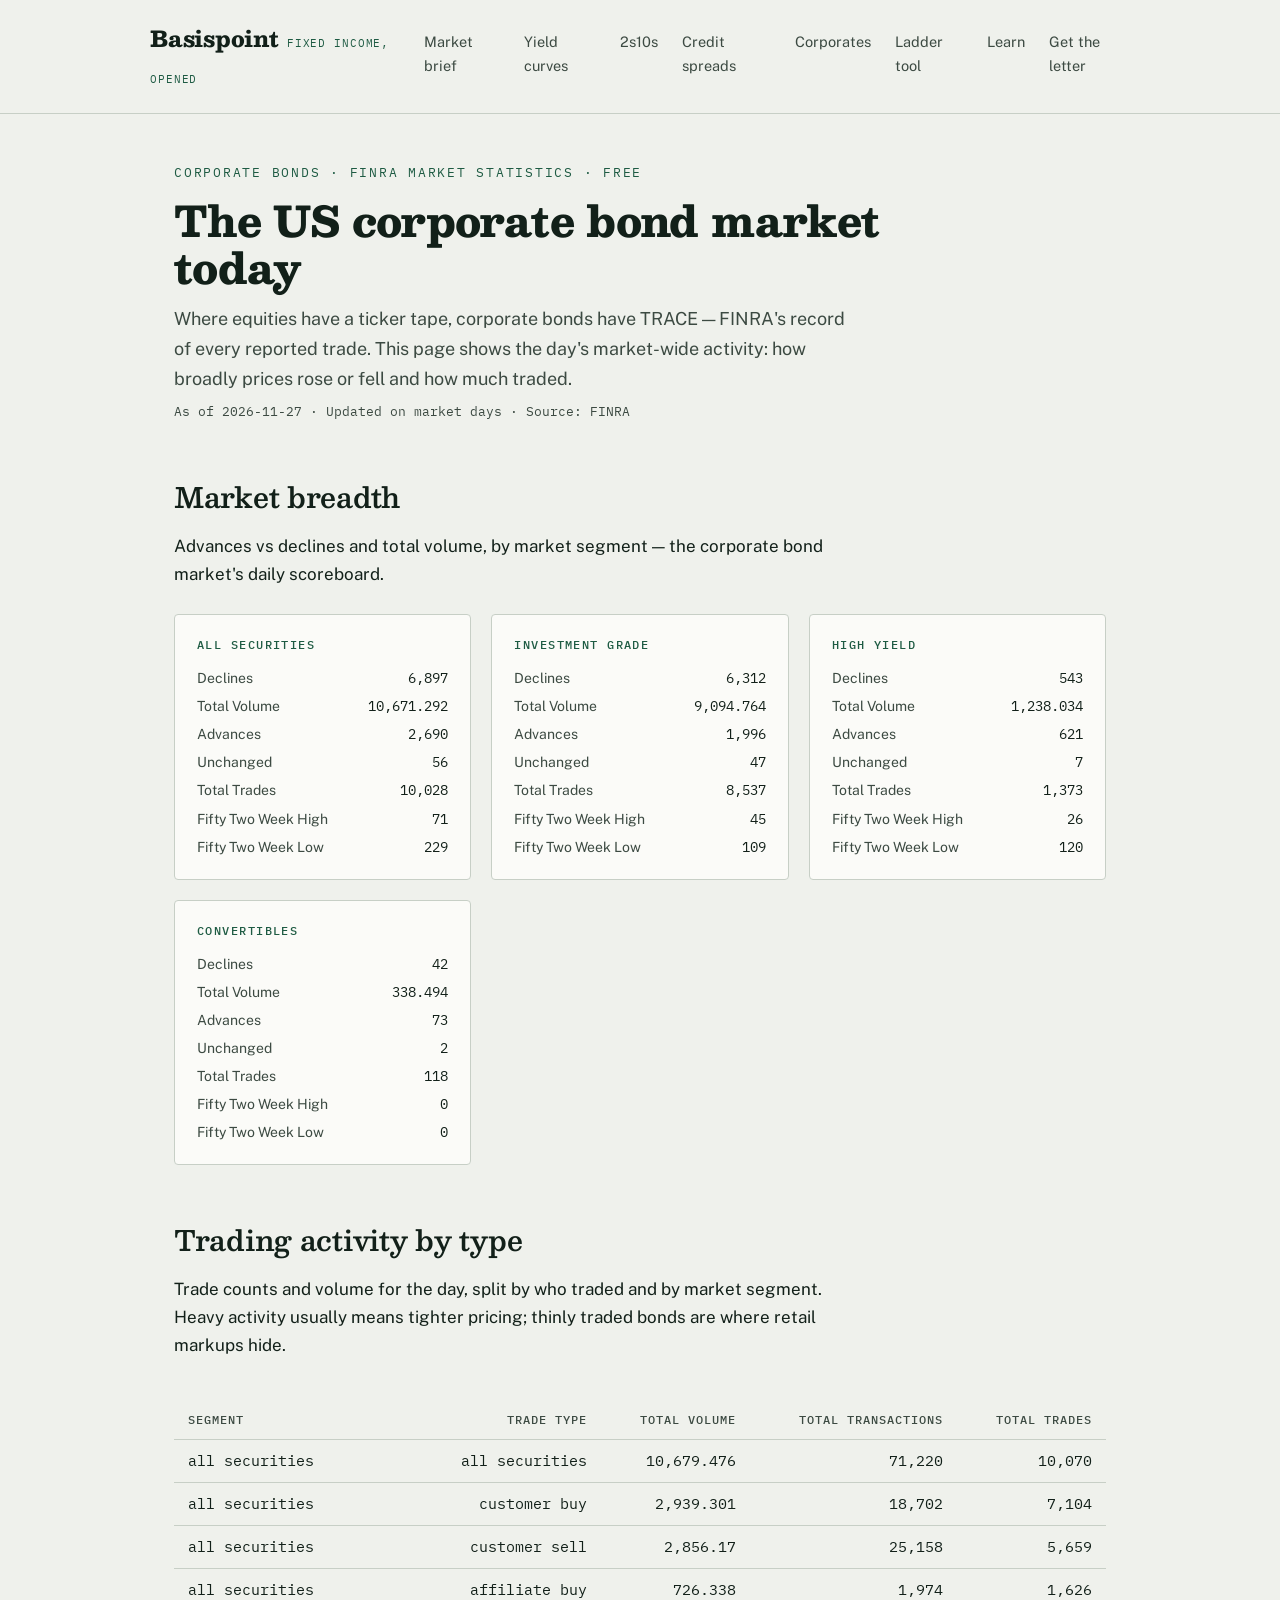
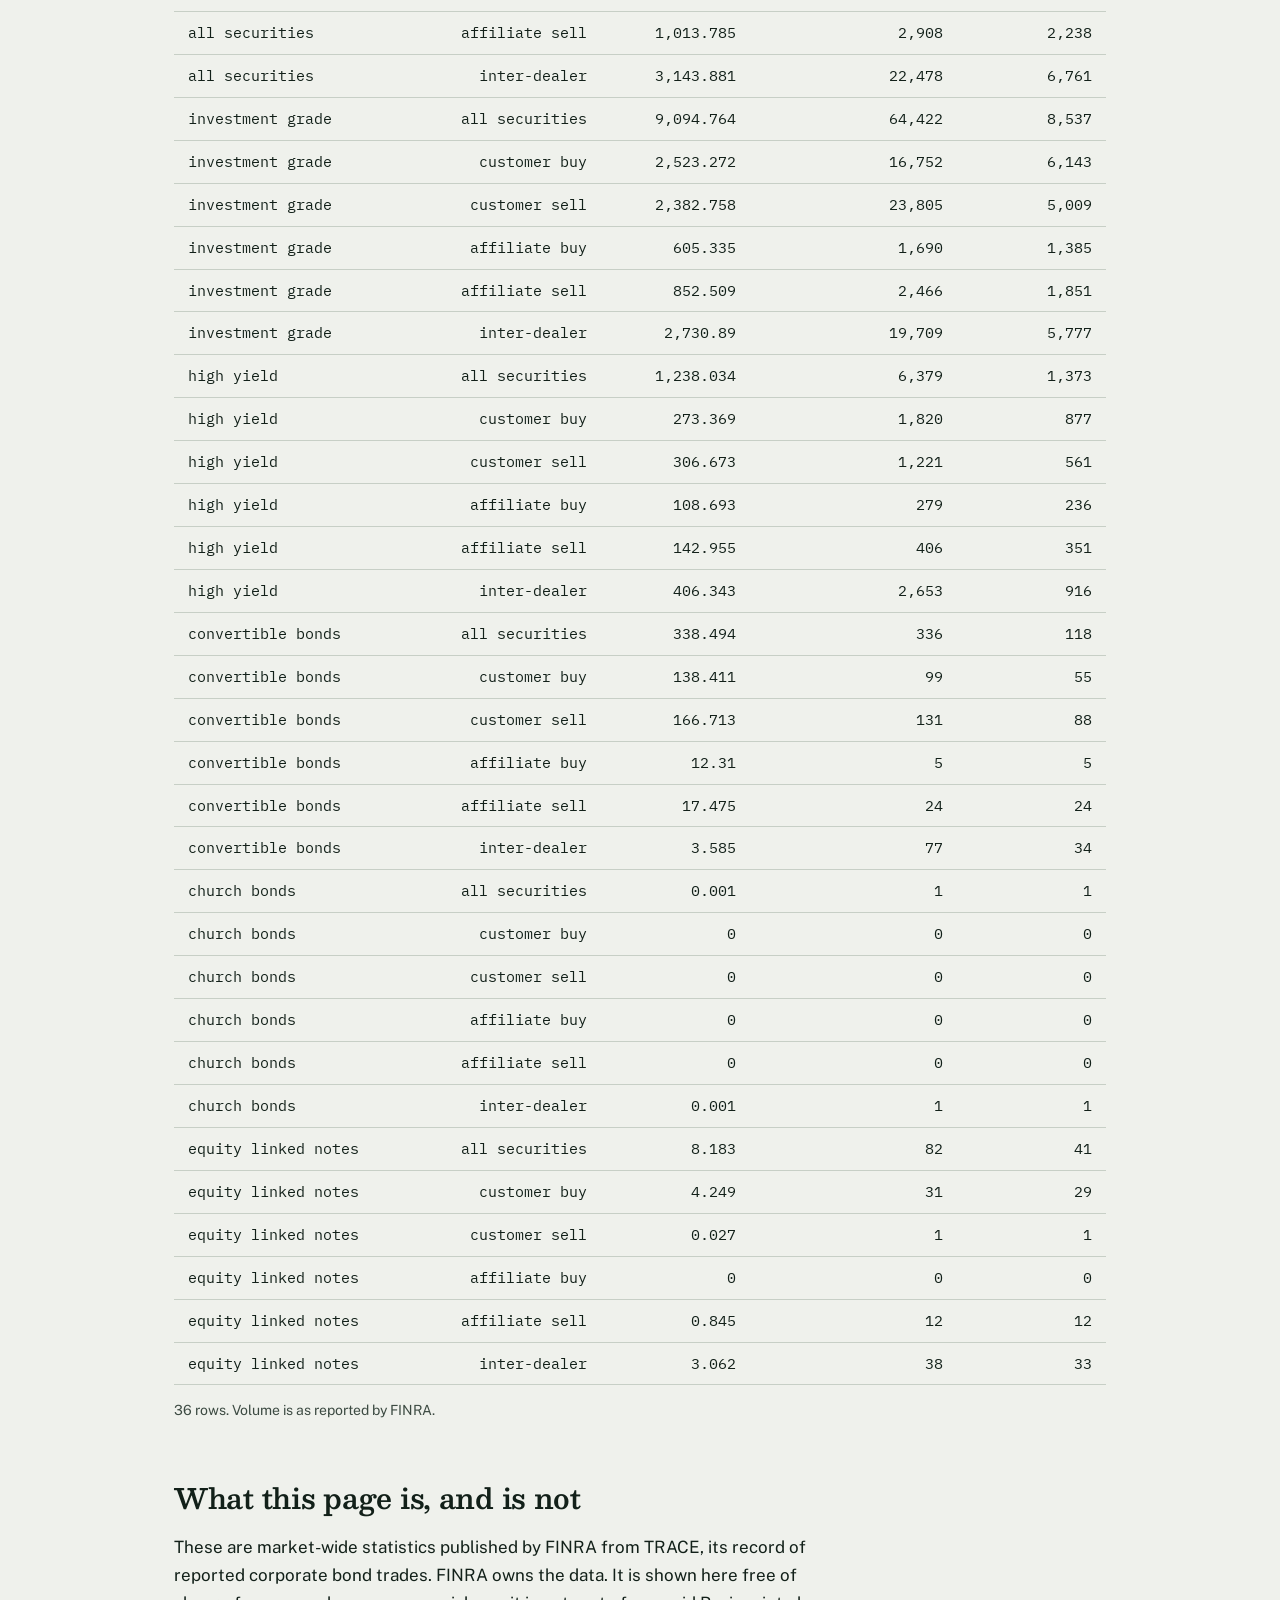
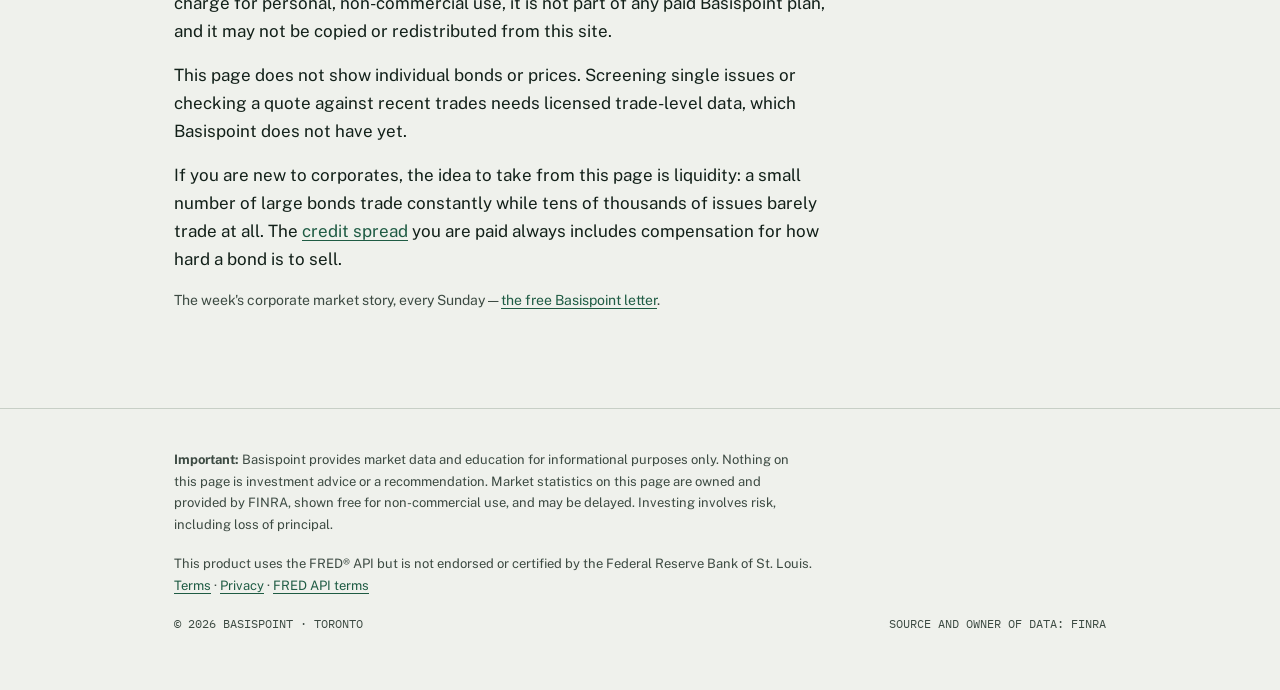
<file: pages/corporate-bonds.html>
<!DOCTYPE html>
<html lang="en">
<head>
<meta charset="UTF-8">
<meta name="viewport" content="width=device-width, initial-scale=1.0">
<title>US Corporate Bond Market Today — Breadth &amp; Volume | Basispoint</title>
<meta name="description" content="Daily US corporate bond market statistics from FINRA: advances and declines, trade counts and volume for investment-grade, high-yield and convertible bonds.">
<meta property="og:title" content="US Corporate Bond Market Today">
<meta property="og:description" content="Daily FINRA market statistics: breadth and volume across the corporate bond market.">
<meta property="og:type" content="website">
<meta property="og:url" content="https://bondtracker.ca/pages/corporate-bonds.html">
<link rel="icon" type="image/svg+xml" href="/favicon.svg">
<link rel="preconnect" href="https://fonts.googleapis.com">
<link rel="preconnect" href="https://fonts.gstatic.com" crossorigin>
<link href="https://fonts.googleapis.com/css2?family=Besley:wght@400;600;800&family=Public+Sans:wght@400;500;600&family=IBM+Plex+Mono:wght@400;500&display=swap" rel="stylesheet">
<link rel="stylesheet" href="../assets/style.css">
<style>
  .seg-grid{display:grid;grid-template-columns:repeat(auto-fit,minmax(240px,1fr));gap:20px;margin:26px 0}
  .seg{background:#FBFBF8;border:1px solid var(--rule);border-radius:4px;padding:20px 22px}
  .seg h3{font-family:var(--mono);font-size:12px;letter-spacing:.12em;text-transform:uppercase;color:var(--green);font-weight:500;margin-bottom:12px}
  .seg dl{display:grid;grid-template-columns:auto auto;gap:5px 14px;font-size:14px}
  .seg dt{color:var(--ink-soft)}
  .seg dd{font-family:var(--mono);text-align:right}
  .tbl-scroll{overflow-x:auto;margin:22px 0 6px}
  .tbl-scroll table{max-width:none;min-width:640px}
  #pending{background:var(--paper-deep);border:1px dashed var(--rule);border-radius:4px;padding:22px;font-family:var(--mono);font-size:13.5px;color:var(--ink-soft);margin:26px 0}
</style>
</head>
<body>

<header>
  <div class="wrap nav">
    <a class="logo" href="../index.html">Basispoint<small>FIXED INCOME, OPENED</small></a>
    <nav class="nav-links">
      <a href="market-brief.html">Market brief</a>
      <a href="yield-curve.html">Yield curves</a>
      <a href="2s10s.html">2s10s</a>
      <a href="credit-spreads.html">Credit spreads</a>
      <a href="corporate-bonds.html">Corporates</a>
      <a href="ladder-builder.html">Ladder tool</a>
      <a href="learn/index.html">Learn</a>
      <a href="../index.html#signup">Get the letter</a>
    </nav>
  </div>
</header>

<main>
  <div class="wrap">
    <p class="eyebrow">Corporate bonds · FINRA market statistics · Free</p>
    <h1>The US corporate bond market today</h1>
    <p class="lede">Where equities have a ticker tape, corporate bonds have TRACE — FINRA's record of every reported trade. This page shows the day's market-wide activity: how broadly prices rose or fell and how much traded.</p>
    <p class="stamp" id="stamp">Loading latest data…</p>

    <div id="pending" hidden>Corporate data pipeline is configured but hasn't completed its first run yet. Aggregates appear here automatically once it does.</div>

    <div id="breadthWrap" hidden>
      <h2>Market breadth</h2>
      <p>Advances vs declines and total volume, by market segment — the corporate bond market's daily scoreboard.</p>
      <div class="seg-grid" id="segGrid"></div>
    </div>

    <div id="activeWrap" hidden>
      <h2>Trading activity by type</h2>
      <p>Trade counts and volume for the day, split by who traded and by market segment. Heavy activity usually means tighter pricing; thinly traded bonds are where retail markups hide.</p>
      <div class="tbl-scroll">
        <table id="activeTable"><thead></thead><tbody></tbody></table>
      </div>
      <p class="note" id="activeNote"></p>
    </div>

    <h2>What this page is, and is not</h2>
    <p>These are market-wide statistics published by FINRA from TRACE, its record of reported corporate bond trades. FINRA owns the data. It is shown here free of charge for personal, non-commercial use, it is not part of any paid Basispoint plan, and it may not be copied or redistributed from this site.</p>
    <p>This page does not show individual bonds or prices. Screening single issues or checking a quote against recent trades needs licensed trade-level data, which Basispoint does not have yet.</p>
    <p>If you are new to corporates, the idea to take from this page is liquidity: a small number of large bonds trade constantly while tens of thousands of issues barely trade at all. The <a href="credit-spreads.html">credit spread</a> you are paid always includes compensation for how hard a bond is to sell.</p>

    <p class="note">The week's corporate market story, every Sunday — <a href="../index.html#signup">the free Basispoint letter</a>.</p>
  </div>
</main>

<footer>
  <div class="wrap">
    <p class="disclaimer"><strong>Important:</strong> Basispoint provides market data and education for informational purposes only. Nothing on this page is investment advice or a recommendation. Market statistics on this page are owned and provided by FINRA, shown free for non-commercial use, and may be delayed. Investing involves risk, including loss of principal.</p>
    <p class="disclaimer">This product uses the FRED® API but is not endorsed or certified by the Federal Reserve Bank of St. Louis. <a href="terms.html">Terms</a> · <a href="privacy.html">Privacy</a> · <a href="https://fred.stlouisfed.org/docs/api/terms_of_use.html" rel="noopener">FRED API terms</a></p>
    <div class="foot-row">
      <span>© 2026 BASISPOINT · TORONTO</span>
      <span>SOURCE AND OWNER OF DATA: FINRA</span>
    </div>
  </div>
</footer>

<script>
(async () => {
  // Schema-tolerant renderer: FINRA's exact field names are confirmed at
  // runtime, so this page renders whatever well-formed rows the pipeline
  // stored rather than assuming a fixed schema.
  const $ = id => document.getElementById(id);
  const label = k => k.replace(/([a-z])([A-Z])/g, "$1 $2")
                      .replace(/[_-]+/g, " ")
                      .replace(/\b\w/g, c => c.toUpperCase());
  const fmt = v => typeof v === "number"
      ? v.toLocaleString("en-US", { maximumFractionDigits: 3 }) : String(v);
  const isNum = v => typeof v === "number" || (!isNaN(parseFloat(v)) && isFinite(v));

  let data = null;
  try {
    const r = await fetch("../data/corporates.json", { cache: "no-store" });
    if (r.ok) data = await r.json();
  } catch (e) { /* fall through */ }

  if (!data || data.demo || (!data.breadth && !data.sentiment)) {
    $("stamp").textContent = "Awaiting first data run";
    $("pending").hidden = false;
    return;
  }

  const date = data.breadth?.date || data.sentiment?.date || "";
  // Never present old numbers as current: hide anything older than 30 days.
  const ageDays = date ? (Date.now() - new Date(date + "T00:00:00Z").getTime()) / 864e5 : 0;
  if (ageDays > 30) {
    $("stamp").textContent = "Data feed delayed";
    $("pending").textContent = "The FINRA data feed is delayed, so no figures are shown rather than showing old ones. They return automatically once the feed catches up.";
    $("pending").hidden = false;
    return;
  }
  $("stamp").textContent = `As of ${date} · Updated on market days · Source: FINRA`;

  // ---- breadth: one card per row/segment, listing its numeric fields ----
  const bRows = data.breadth?.rows || [];
  if (bRows.length) {
    $("breadthWrap").hidden = false;
    const nameKey = Object.keys(bRows[0]).find(k =>
      /segment|product|type|market|category/i.test(k) && !isNum(bRows[0][k]));
    $("segGrid").innerHTML = bRows.map((row, i) => {
      const title = nameKey ? String(row[nameKey]) : `Segment ${i + 1}`;
      const items = Object.entries(row)
        .filter(([k, v]) => k !== nameKey && !/date/i.test(k) && isNum(v))
        .slice(0, 10)
        .map(([k, v]) => `<dt>${label(k)}</dt><dd>${fmt(isNum(v) ? Number(v) : v)}</dd>`)
        .join("");
      return `<div class="seg"><h3>${title}</h3><dl>${items}</dl></div>`;
    }).join("");
  }

  // ---- activity: one row per trade type / segment, text columns first ----
  const esc = s => String(s).replace(/[&<>"]/g, ch => ({ "&": "&amp;", "<": "&lt;", ">": "&gt;", '"': "&quot;" }[ch]));
  const sRows = data.sentiment?.rows || [];
  if (sRows.length) {
    $("activeWrap").hidden = false;
    const keys = Object.keys(sRows[0]).filter(k => !/date/i.test(k));
    const textCols = keys.filter(k => !isNum(sRows[0][k]));
    const numCols = keys.filter(k => isNum(sRows[0][k]));
    const cols = [...textCols, ...numCols].slice(0, 7);
    // Name text columns by what their values are, whatever the field is called.
    const colName = k => {
      const vals = sRows.map(r => String(r[k] ?? "").toLowerCase());
      if (vals.some(v => /customer|dealer|affiliate/.test(v))) return "Trade type";
      if (vals.some(v => /investment grade|high yield|convertible/.test(v))) return "Segment";
      return label(k);
    };
    document.querySelector("#activeTable thead").innerHTML =
      "<tr>" + cols.map(k => `<th>${esc(colName(k))}</th>`).join("") + "</tr>";
    document.querySelector("#activeTable tbody").innerHTML = sRows.map(r =>
      "<tr>" + cols.map(k => `<td>${r[k] == null ? "—" : esc(fmt(isNum(r[k]) ? Number(r[k]) : r[k]))}</td>`).join("") + "</tr>"
    ).join("");
    $("activeNote").textContent = `${sRows.length} rows. Volume is as reported by FINRA.`;
  }
})();
</script>
<script src="../assets/config.js"></script>
<script src="../assets/site.js"></script>
</body>
</html>
</file>
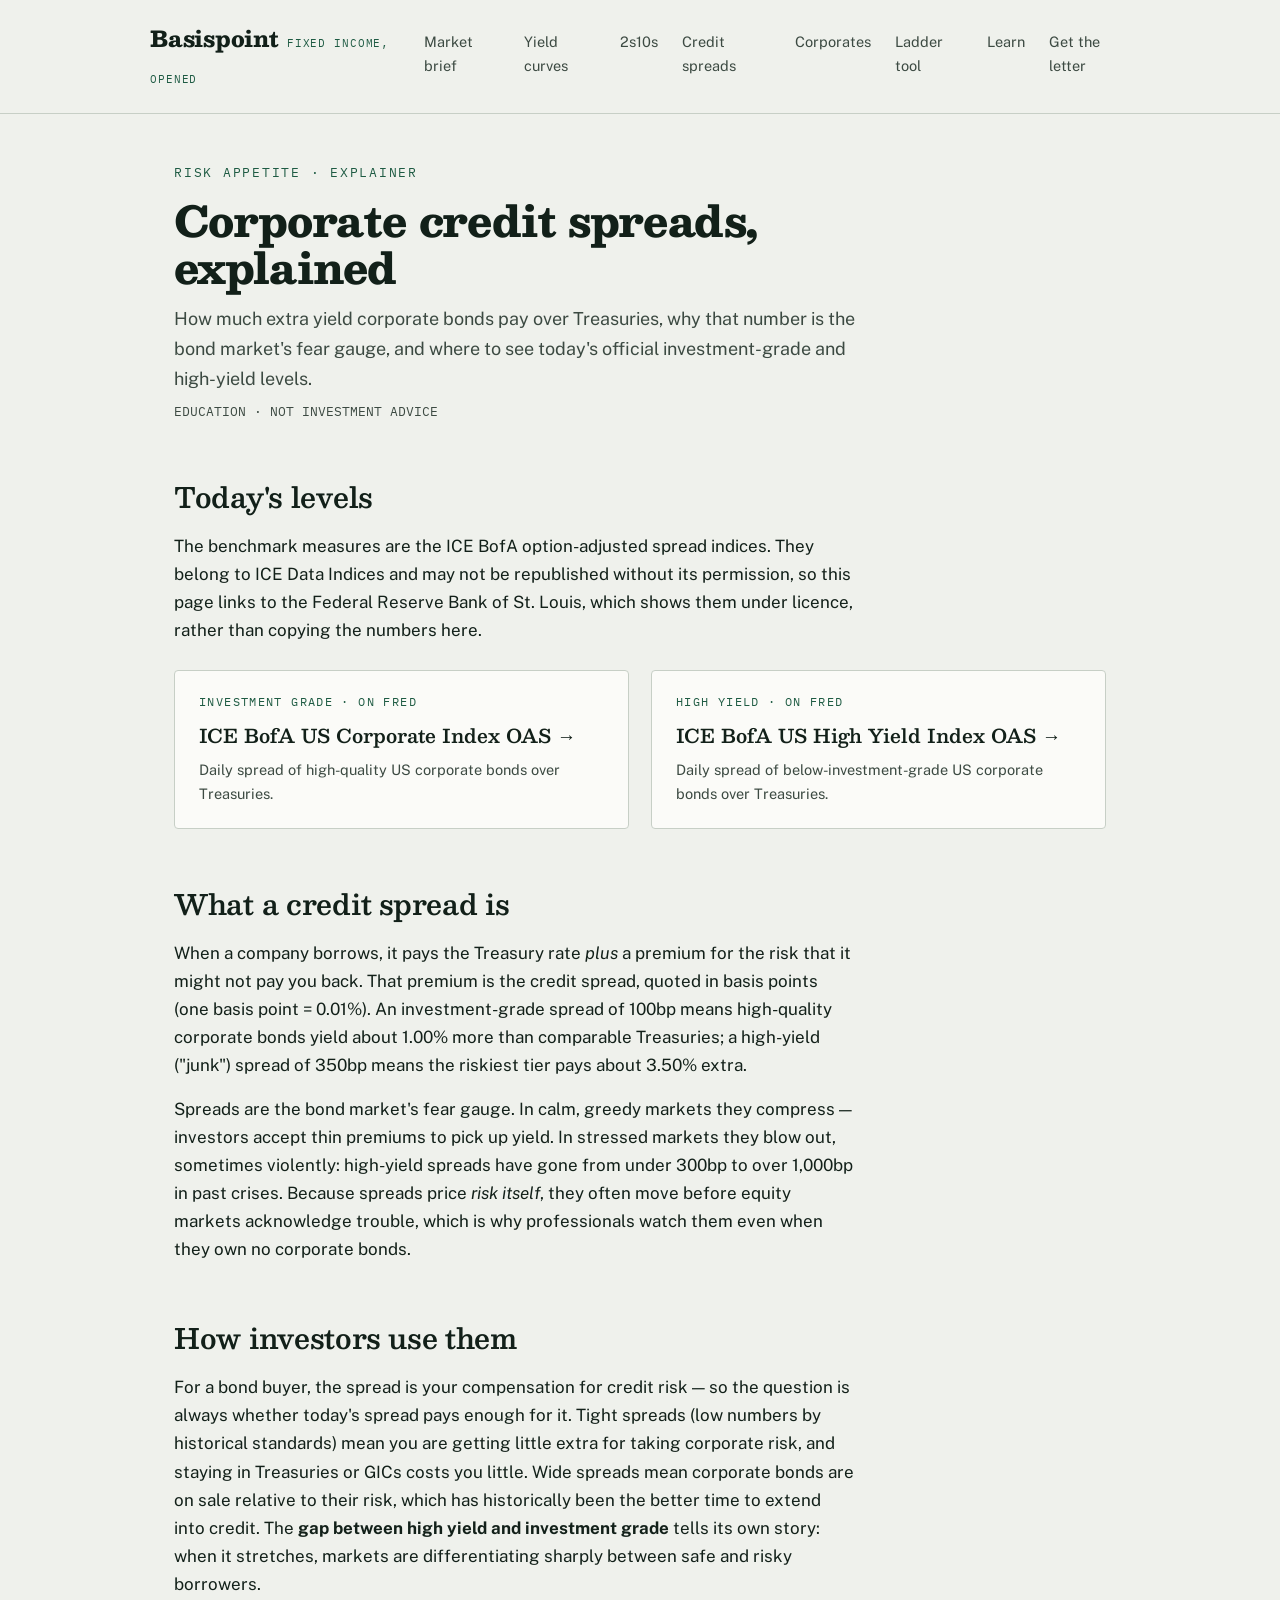
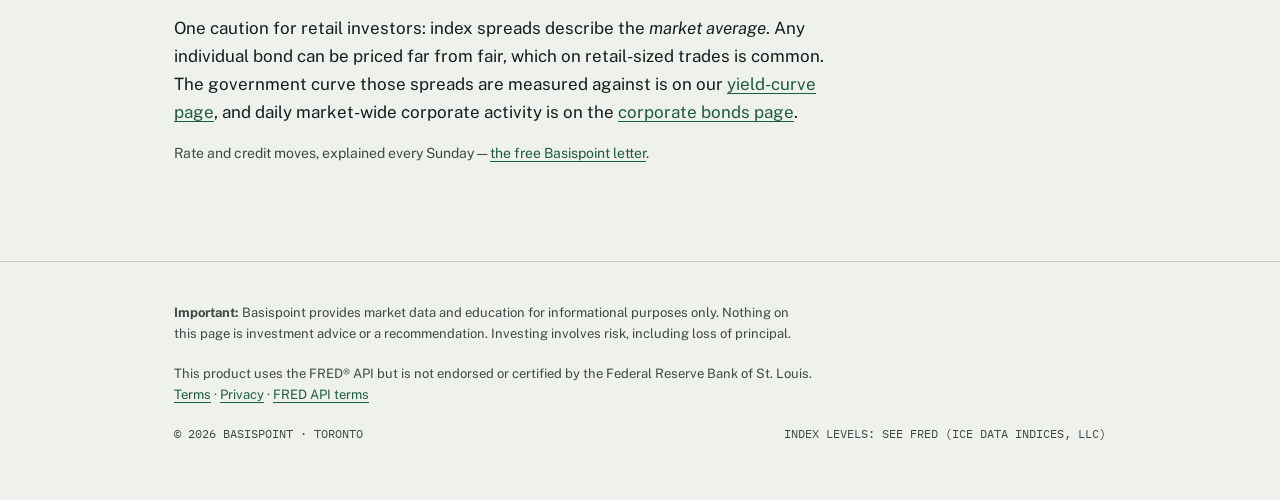
<file: pages/credit-spreads.html>
<!DOCTYPE html>
<html lang="en">
<head>
<meta charset="UTF-8">
<meta name="viewport" content="width=device-width, initial-scale=1.0">
<title>Corporate Credit Spreads Explained — IG &amp; High Yield | Basispoint</title>
<meta name="description" content="What investment-grade and high-yield credit spreads are, how to read them, and where to see today's official index levels.">
<meta property="og:title" content="Corporate Credit Spreads Explained — IG &amp; High Yield">
<meta property="og:description" content="What credit spreads say about risk appetite, and where to see today's levels.">
<meta property="og:type" content="website">
<meta property="og:url" content="https://bondtracker.ca/pages/credit-spreads.html">
<link rel="icon" type="image/svg+xml" href="/favicon.svg">
<link rel="preconnect" href="https://fonts.googleapis.com">
<link rel="preconnect" href="https://fonts.gstatic.com" crossorigin>
<link href="https://fonts.googleapis.com/css2?family=Besley:wght@400;600;800&family=Public+Sans:wght@400;500;600&family=IBM+Plex+Mono:wght@400;500&display=swap" rel="stylesheet">
<link rel="stylesheet" href="../assets/style.css">
<style>
  .out-grid{display:grid;grid-template-columns:1fr 1fr;gap:22px;margin:26px 0 10px}
  .out{display:block;background:#FBFBF8;border:1px solid var(--rule);border-radius:4px;padding:22px 24px;text-decoration:none;color:var(--ink)}
  .out:hover{border-color:var(--green)}
  .out .k{font-family:var(--mono);font-size:11.5px;letter-spacing:.12em;text-transform:uppercase;color:var(--green);display:block;margin-bottom:8px}
  .out h3{font-family:var(--display);font-weight:600;font-size:19px;margin-bottom:6px}
  .out p{font-size:14.5px;color:var(--ink-soft);margin:0}
  @media (max-width:820px){.out-grid{grid-template-columns:1fr}}
</style>
</head>
<body>

<header>
  <div class="wrap nav">
    <a class="logo" href="../index.html">Basispoint<small>FIXED INCOME, OPENED</small></a>
    <nav class="nav-links">
      <a href="market-brief.html">Market brief</a>
      <a href="yield-curve.html">Yield curves</a>
      <a href="2s10s.html">2s10s</a>
      <a href="credit-spreads.html">Credit spreads</a>
      <a href="corporate-bonds.html">Corporates</a>
      <a href="ladder-builder.html">Ladder tool</a>
      <a href="learn/index.html">Learn</a>
      <a href="../index.html#signup">Get the letter</a>
    </nav>
  </div>
</header>

<main>
  <div class="wrap">
    <p class="eyebrow">Risk appetite · Explainer</p>
    <h1>Corporate credit spreads, explained</h1>
    <p class="lede">How much extra yield corporate bonds pay over Treasuries, why that number is the bond market's fear gauge, and where to see today's official investment-grade and high-yield levels.</p>
    <p class="stamp">EDUCATION · NOT INVESTMENT ADVICE</p>

    <h2>Today's levels</h2>
    <p>The benchmark measures are the ICE BofA option-adjusted spread indices. They belong to ICE Data Indices and may not be republished without its permission, so this page links to the Federal Reserve Bank of St. Louis, which shows them under licence, rather than copying the numbers here.</p>
    <div class="out-grid">
      <a class="out" href="https://fred.stlouisfed.org/series/BAMLC0A0CM" rel="noopener">
        <span class="k">Investment grade · on FRED</span>
        <h3>ICE BofA US Corporate Index OAS &rarr;</h3>
        <p>Daily spread of high-quality US corporate bonds over Treasuries.</p>
      </a>
      <a class="out" href="https://fred.stlouisfed.org/series/BAMLH0A0HYM2" rel="noopener">
        <span class="k">High yield · on FRED</span>
        <h3>ICE BofA US High Yield Index OAS &rarr;</h3>
        <p>Daily spread of below-investment-grade US corporate bonds over Treasuries.</p>
      </a>
    </div>

    <h2>What a credit spread is</h2>
    <p>When a company borrows, it pays the Treasury rate <em>plus</em> a premium for the risk that it might not pay you back. That premium is the credit spread, quoted in basis points (one basis point = 0.01%). An investment-grade spread of 100bp means high-quality corporate bonds yield about 1.00% more than comparable Treasuries; a high-yield ("junk") spread of 350bp means the riskiest tier pays about 3.50% extra.</p>
    <p>Spreads are the bond market's fear gauge. In calm, greedy markets they compress — investors accept thin premiums to pick up yield. In stressed markets they blow out, sometimes violently: high-yield spreads have gone from under 300bp to over 1,000bp in past crises. Because spreads price <em>risk itself</em>, they often move before equity markets acknowledge trouble, which is why professionals watch them even when they own no corporate bonds.</p>

    <h2>How investors use them</h2>
    <p>For a bond buyer, the spread is your compensation for credit risk — so the question is always whether today's spread pays enough for it. Tight spreads (low numbers by historical standards) mean you are getting little extra for taking corporate risk, and staying in Treasuries or GICs costs you little. Wide spreads mean corporate bonds are on sale relative to their risk, which has historically been the better time to extend into credit. The <strong>gap between high yield and investment grade</strong> tells its own story: when it stretches, markets are differentiating sharply between safe and risky borrowers.</p>
    <p>One caution for retail investors: index spreads describe the <em>market average</em>. Any individual bond can be priced far from fair, which on retail-sized trades is common. The government curve those spreads are measured against is on our <a href="yield-curve.html">yield-curve page</a>, and daily market-wide corporate activity is on the <a href="corporate-bonds.html">corporate bonds page</a>.</p>

    <p class="note">Rate and credit moves, explained every Sunday — <a href="../index.html#signup">the free Basispoint letter</a>.</p>
  </div>
</main>

<footer>
  <div class="wrap">
    <p class="disclaimer"><strong>Important:</strong> Basispoint provides market data and education for informational purposes only. Nothing on this page is investment advice or a recommendation. Investing involves risk, including loss of principal.</p>
    <p class="disclaimer">This product uses the FRED® API but is not endorsed or certified by the Federal Reserve Bank of St. Louis. <a href="terms.html">Terms</a> · <a href="privacy.html">Privacy</a> · <a href="https://fred.stlouisfed.org/docs/api/terms_of_use.html" rel="noopener">FRED API terms</a></p>
    <div class="foot-row">
      <span>© 2026 BASISPOINT · TORONTO</span>
      <span>INDEX LEVELS: SEE FRED (ICE DATA INDICES, LLC)</span>
    </div>
  </div>
</footer>
<script src="../assets/config.js"></script>
<script src="../assets/site.js"></script>
</body>
</html>
</file>
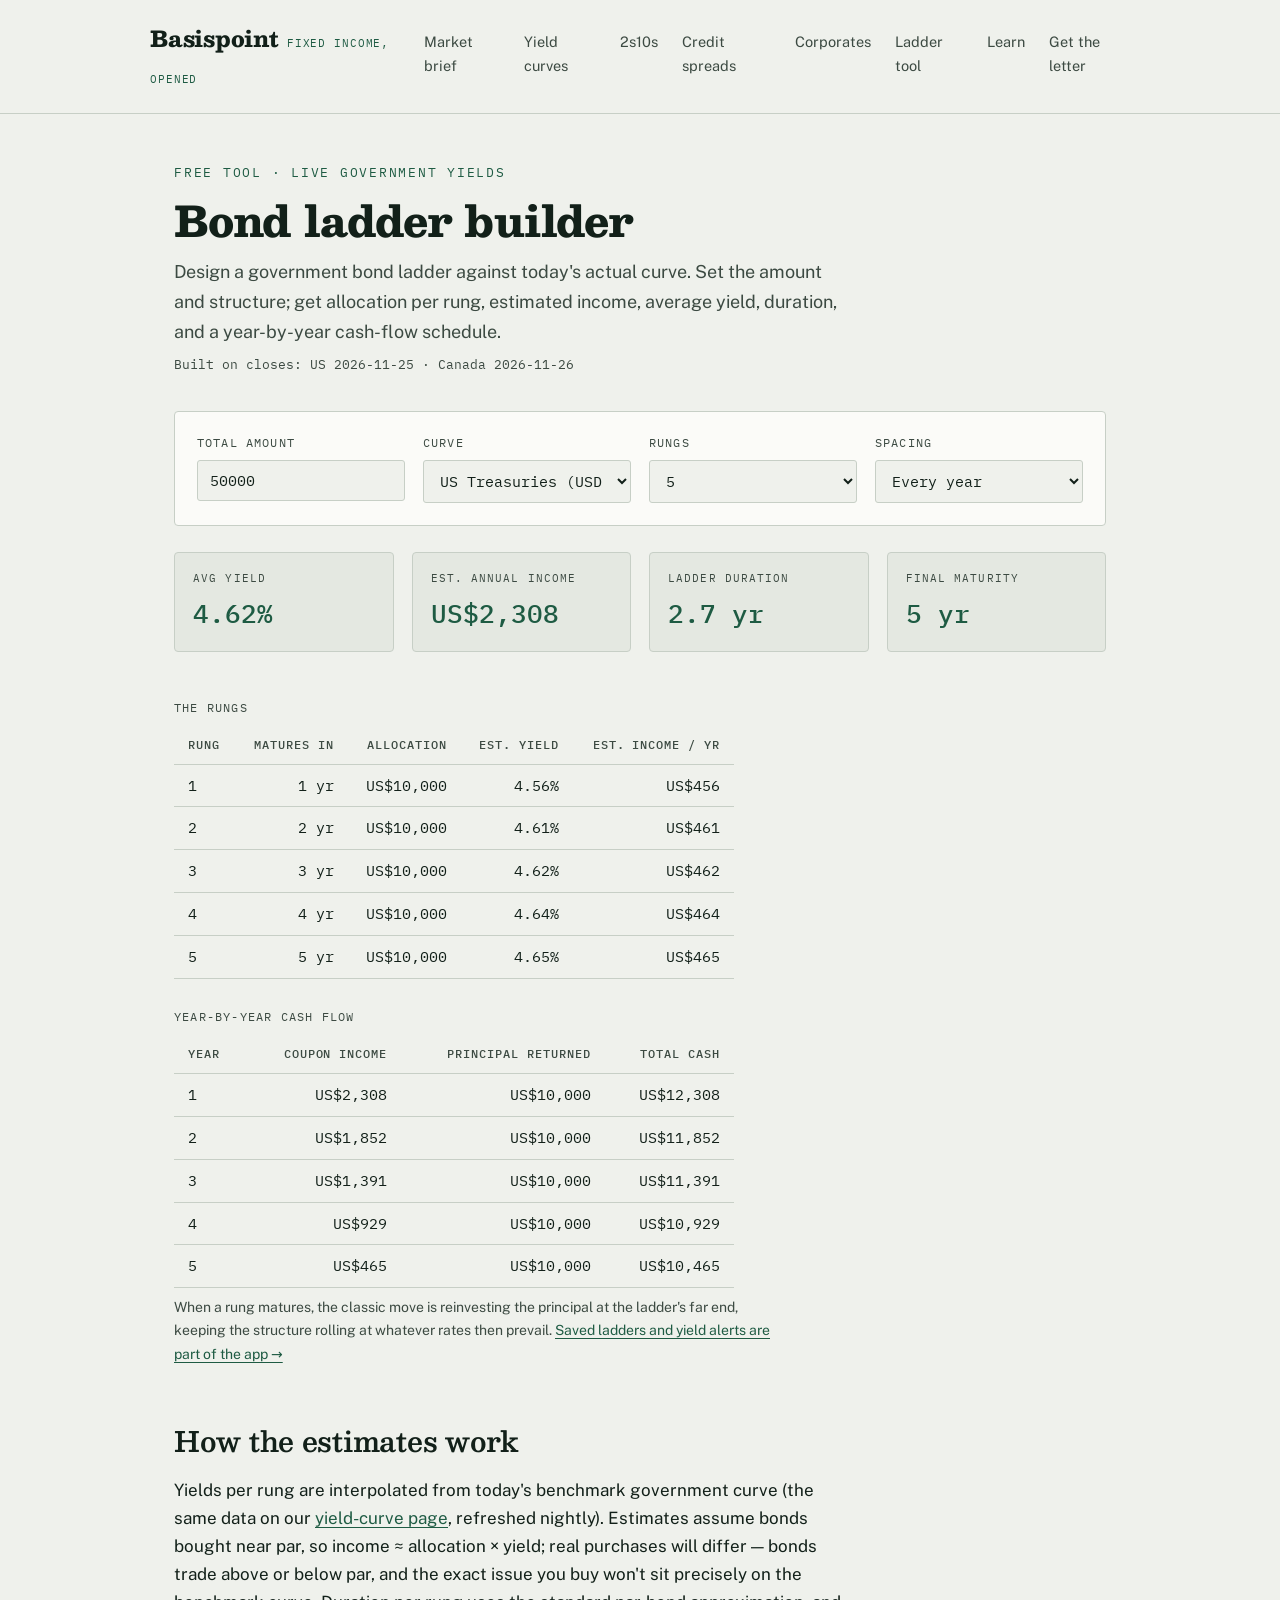
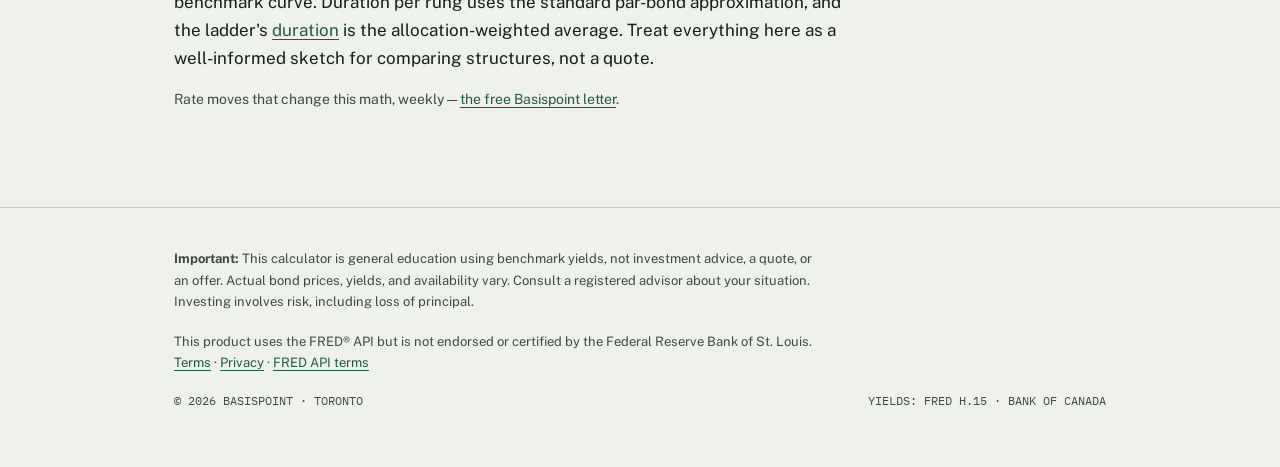
<file: pages/ladder-builder.html>
<!DOCTYPE html>
<html lang="en">
<head>
<meta charset="UTF-8">
<meta name="viewport" content="width=device-width, initial-scale=1.0">
<title>Bond Ladder Builder — Free Calculator with Live Yields | Basispoint</title>
<meta name="description" content="Build a government bond ladder with live US Treasury or Government of Canada yields: allocation per rung, estimated income, average yield, duration, and a year-by-year cash flow schedule.">
<meta property="og:title" content="Bond Ladder Builder — Free Calculator with Live Yields">
<meta property="og:description" content="Design a Treasury or GoC ladder against today's actual curve: income, duration, and cash-flow schedule.">
<meta property="og:type" content="website">
<meta property="og:url" content="https://bondtracker.ca/pages/ladder-builder.html">
<link rel="icon" type="image/svg+xml" href="/favicon.svg">
<link rel="preconnect" href="https://fonts.googleapis.com">
<link rel="preconnect" href="https://fonts.gstatic.com" crossorigin>
<link href="https://fonts.googleapis.com/css2?family=Besley:wght@400;600;800&family=Public+Sans:wght@400;500;600&family=IBM+Plex+Mono:wght@400;500&display=swap" rel="stylesheet">
<link rel="stylesheet" href="../assets/style.css">
<style>
  .controls{display:grid;grid-template-columns:repeat(auto-fit,minmax(160px,1fr));gap:18px;background:#FBFBF8;border:1px solid var(--rule);border-radius:4px;padding:22px;margin:26px 0}
  .ctl label{display:block;font-family:var(--mono);font-size:11.5px;letter-spacing:.1em;text-transform:uppercase;color:var(--ink-soft);margin-bottom:7px}
  .ctl input,.ctl select{width:100%;font-family:var(--mono);font-size:15px;padding:10px 12px;border:1px solid var(--rule);border-radius:3px;background:var(--paper);color:var(--ink)}
  .ctl input:focus,.ctl select:focus{outline:2px solid var(--green);outline-offset:1px;border-color:var(--green)}
  .stats{display:grid;grid-template-columns:repeat(auto-fit,minmax(170px,1fr));gap:18px;margin:26px 0}
  .stat{background:var(--paper-deep);border:1px solid var(--rule);border-radius:4px;padding:16px 18px}
  .stat .k{font-family:var(--mono);font-size:11px;letter-spacing:.1em;text-transform:uppercase;color:var(--ink-soft)}
  .stat .v{font-family:var(--mono);font-size:26px;font-weight:500;color:var(--green);margin-top:5px}
  .tbl-scroll{overflow-x:auto}
</style>
</head>
<body>

<header>
  <div class="wrap nav">
    <a class="logo" href="../index.html">Basispoint<small>FIXED INCOME, OPENED</small></a>
    <nav class="nav-links">
      <a href="market-brief.html">Market brief</a>
      <a href="yield-curve.html">Yield curves</a>
      <a href="2s10s.html">2s10s</a>
      <a href="credit-spreads.html">Credit spreads</a>
      <a href="corporate-bonds.html">Corporates</a>
      <a href="ladder-builder.html">Ladder tool</a>
      <a href="learn/index.html">Learn</a>
      <a href="../index.html#signup">Get the letter</a>
    </nav>
  </div>
</header>

<main>
  <div class="wrap">
    <p class="eyebrow">Free tool · Live government yields</p>
    <h1>Bond ladder builder</h1>
    <p class="lede">Design a government bond ladder against today's actual curve. Set the amount and structure; get allocation per rung, estimated income, average yield, duration, and a year-by-year cash-flow schedule.</p>
    <p class="stamp" id="stamp">Loading today's curve…</p>

    <div class="controls">
      <div class="ctl">
        <label for="amount">Total amount</label>
        <input id="amount" type="number" min="1000" step="1000" value="50000">
      </div>
      <div class="ctl">
        <label for="country">Curve</label>
        <select id="country">
          <option value="us">US Treasuries (USD)</option>
          <option value="canada">Gov't of Canada (CAD)</option>
        </select>
      </div>
      <div class="ctl">
        <label for="rungs">Rungs</label>
        <select id="rungs">
          <option>3</option><option>4</option><option selected>5</option>
          <option>6</option><option>7</option><option>8</option><option>10</option>
        </select>
      </div>
      <div class="ctl">
        <label for="spacing">Spacing</label>
        <select id="spacing">
          <option value="0.5">Every 6 months</option>
          <option value="1" selected>Every year</option>
          <option value="2">Every 2 years</option>
        </select>
      </div>
    </div>

    <div class="stats">
      <div class="stat"><div class="k">Avg yield</div><div class="v" id="sYield">—</div></div>
      <div class="stat"><div class="k">Est. annual income</div><div class="v" id="sIncome">—</div></div>
      <div class="stat"><div class="k">Ladder duration</div><div class="v" id="sDur">—</div></div>
      <div class="stat"><div class="k">Final maturity</div><div class="v" id="sMat">—</div></div>
    </div>

    <div class="tbl-scroll">
      <table id="rungTable">
        <caption>The rungs</caption>
        <thead><tr><th>Rung</th><th>Matures in</th><th>Allocation</th><th>Est. yield</th><th>Est. income / yr</th></tr></thead>
        <tbody></tbody>
      </table>
    </div>

    <div class="tbl-scroll">
      <table id="flowTable">
        <caption>Year-by-year cash flow</caption>
        <thead><tr><th>Year</th><th>Coupon income</th><th>Principal returned</th><th>Total cash</th></tr></thead>
        <tbody></tbody>
      </table>
    </div>
    <p class="note">When a rung matures, the classic move is reinvesting the principal at the ladder's far end, keeping the structure rolling at whatever rates then prevail. <a href="../index.html#pricing" data-app-link="/sign-up" data-app-text="Create a free account to save this ladder and set yield alerts &rarr;">Saved ladders and yield alerts are part of the app &rarr;</a></p>

    <h2>How the estimates work</h2>
    <p>Yields per rung are interpolated from today's benchmark government curve (the same data on our <a href="yield-curve.html">yield-curve page</a>, refreshed nightly). Estimates assume bonds bought near par, so income ≈ allocation × yield; real purchases will differ — bonds trade above or below par, and the exact issue you buy won't sit precisely on the benchmark curve. Duration per rung uses the standard par-bond approximation, and the ladder's <a href="learn/duration.html">duration</a> is the allocation-weighted average. Treat everything here as a well-informed sketch for comparing structures, not a quote.</p>

    <p class="note">Rate moves that change this math, weekly — <a href="../index.html#signup">the free Basispoint letter</a>.</p>
  </div>
</main>

<footer>
  <div class="wrap">
    <p class="disclaimer"><strong>Important:</strong> This calculator is general education using benchmark yields, not investment advice, a quote, or an offer. Actual bond prices, yields, and availability vary. Consult a registered advisor about your situation. Investing involves risk, including loss of principal.</p>
    <p class="disclaimer">This product uses the FRED® API but is not endorsed or certified by the Federal Reserve Bank of St. Louis. <a href="terms.html">Terms</a> · <a href="privacy.html">Privacy</a> · <a href="https://fred.stlouisfed.org/docs/api/terms_of_use.html" rel="noopener">FRED API terms</a></p>
    <div class="foot-row">
      <span>© 2026 BASISPOINT · TORONTO</span>
      <span>YIELDS: FRED H.15 · BANK OF CANADA</span>
    </div>
  </div>
</footer>

<script>
(async () => {
  const $ = id => document.getElementById(id);
  const CCY = { us: "USD", canada: "CAD" };
  const money = (v, ccy) => v.toLocaleString("en-CA",
    { style: "currency", currency: ccy, maximumFractionDigits: 0 });

  // Fallback curves keep the tool usable if the fetch fails
  let curves = {
    us: [{years:0.25,yield:4.93},{years:2,yield:4.21},{years:5,yield:4.38},{years:10,yield:4.62},{years:30,yield:4.97}],
    canada: [{years:0.25,yield:3.02},{years:2,yield:2.91},{years:5,yield:3.11},{years:10,yield:3.49},{years:30,yield:3.9}]
  };
  let stampText = "Benchmark sample curve";
  try {
    const r = await fetch("../data/market.json", { cache: "no-store" });
    if (r.ok) {
      const m = await r.json();
      for (const key of ["us", "canada"]) {
        const c = (m[key]?.curve || []).filter(p => p.years != null && p.yield != null)
                                       .sort((a, b) => a.years - b.years);
        if (c.length >= 3) curves[key] = c;
      }
      if (!m.demo) stampText = `Built on closes: US ${m.us?.date || "—"} · Canada ${m.canada?.date || "—"}`;
    }
  } catch (e) { /* fallback stays */ }
  $("stamp").textContent = stampText;

  const interp = (c, t) => {
    if (t <= c[0].years) return c[0].yield;
    if (t >= c[c.length - 1].years) return c[c.length - 1].yield;
    for (let i = 0; i < c.length - 1; i++) {
      const a = c[i], b = c[i + 1];
      if (t >= a.years && t <= b.years)
        return a.yield + (b.yield - a.yield) * (t - a.years) / (b.years - a.years);
    }
    return c[c.length - 1].yield;
  };
  const modDuration = (y, T) => { const r = y / 100; return r < 1e-6 ? T : (1 - Math.pow(1 + r, -T)) / r; };
  const fmtTerm = t => t < 1 ? `${Math.round(t * 12)} mo` : (Number.isInteger(t) ? `${t} yr` : `${t} yr`);

  function build() {
    const amount = Math.max(1000, Number($("amount").value) || 0);
    const country = $("country").value;
    const n = Number($("rungs").value);
    const step = Number($("spacing").value);
    const ccy = CCY[country];
    const curve = curves[country];
    const alloc = amount / n;

    const rungs = [];
    for (let i = 1; i <= n; i++) {
      const T = i * step;
      const y = interp(curve, T);
      rungs.push({ T, y, alloc, income: alloc * y / 100, dur: modDuration(y, T) });
    }

    const income = rungs.reduce((s, r) => s + r.income, 0);
    const avgY = rungs.reduce((s, r) => s + r.y, 0) / n;
    const dur = rungs.reduce((s, r) => s + r.dur, 0) / n;

    $("sYield").textContent = avgY.toFixed(2) + "%";
    $("sIncome").textContent = money(income, ccy);
    $("sDur").textContent = dur.toFixed(1) + " yr";
    $("sMat").textContent = fmtTerm(rungs[n - 1].T);

    document.querySelector("#rungTable tbody").innerHTML = rungs.map((r, i) =>
      `<tr><td>${i + 1}</td><td>${fmtTerm(r.T)}</td><td>${money(r.alloc, ccy)}</td>` +
      `<td>${r.y.toFixed(2)}%</td><td>${money(r.income, ccy)}</td></tr>`).join("");

    // Cash-flow schedule on whole-year buckets
    const lastYear = Math.ceil(rungs[n - 1].T);
    let rows = "";
    for (let yr = 1; yr <= lastYear; yr++) {
      // A rung only pays for the part of the year it is still outstanding.
      const coupons = rungs.reduce((s, r) => s + r.income * Math.max(0, Math.min(1, r.T - (yr - 1))), 0);
      const principal = rungs.filter(r => r.T > yr - 1 && r.T <= yr).reduce((s, r) => s + r.alloc, 0);
      rows += `<tr><td>${yr}</td><td>${money(coupons, ccy)}</td>` +
              `<td>${principal ? money(principal, ccy) : "—"}</td>` +
              `<td>${money(coupons + principal, ccy)}</td></tr>`;
    }
    document.querySelector("#flowTable tbody").innerHTML = rows;
  }

  ["amount", "country", "rungs", "spacing"].forEach(id =>
    $(id).addEventListener("input", build));
  build();
})();
</script>
<script src="../assets/config.js"></script>
<script src="../assets/site.js"></script>
</body>
</html>
</file>
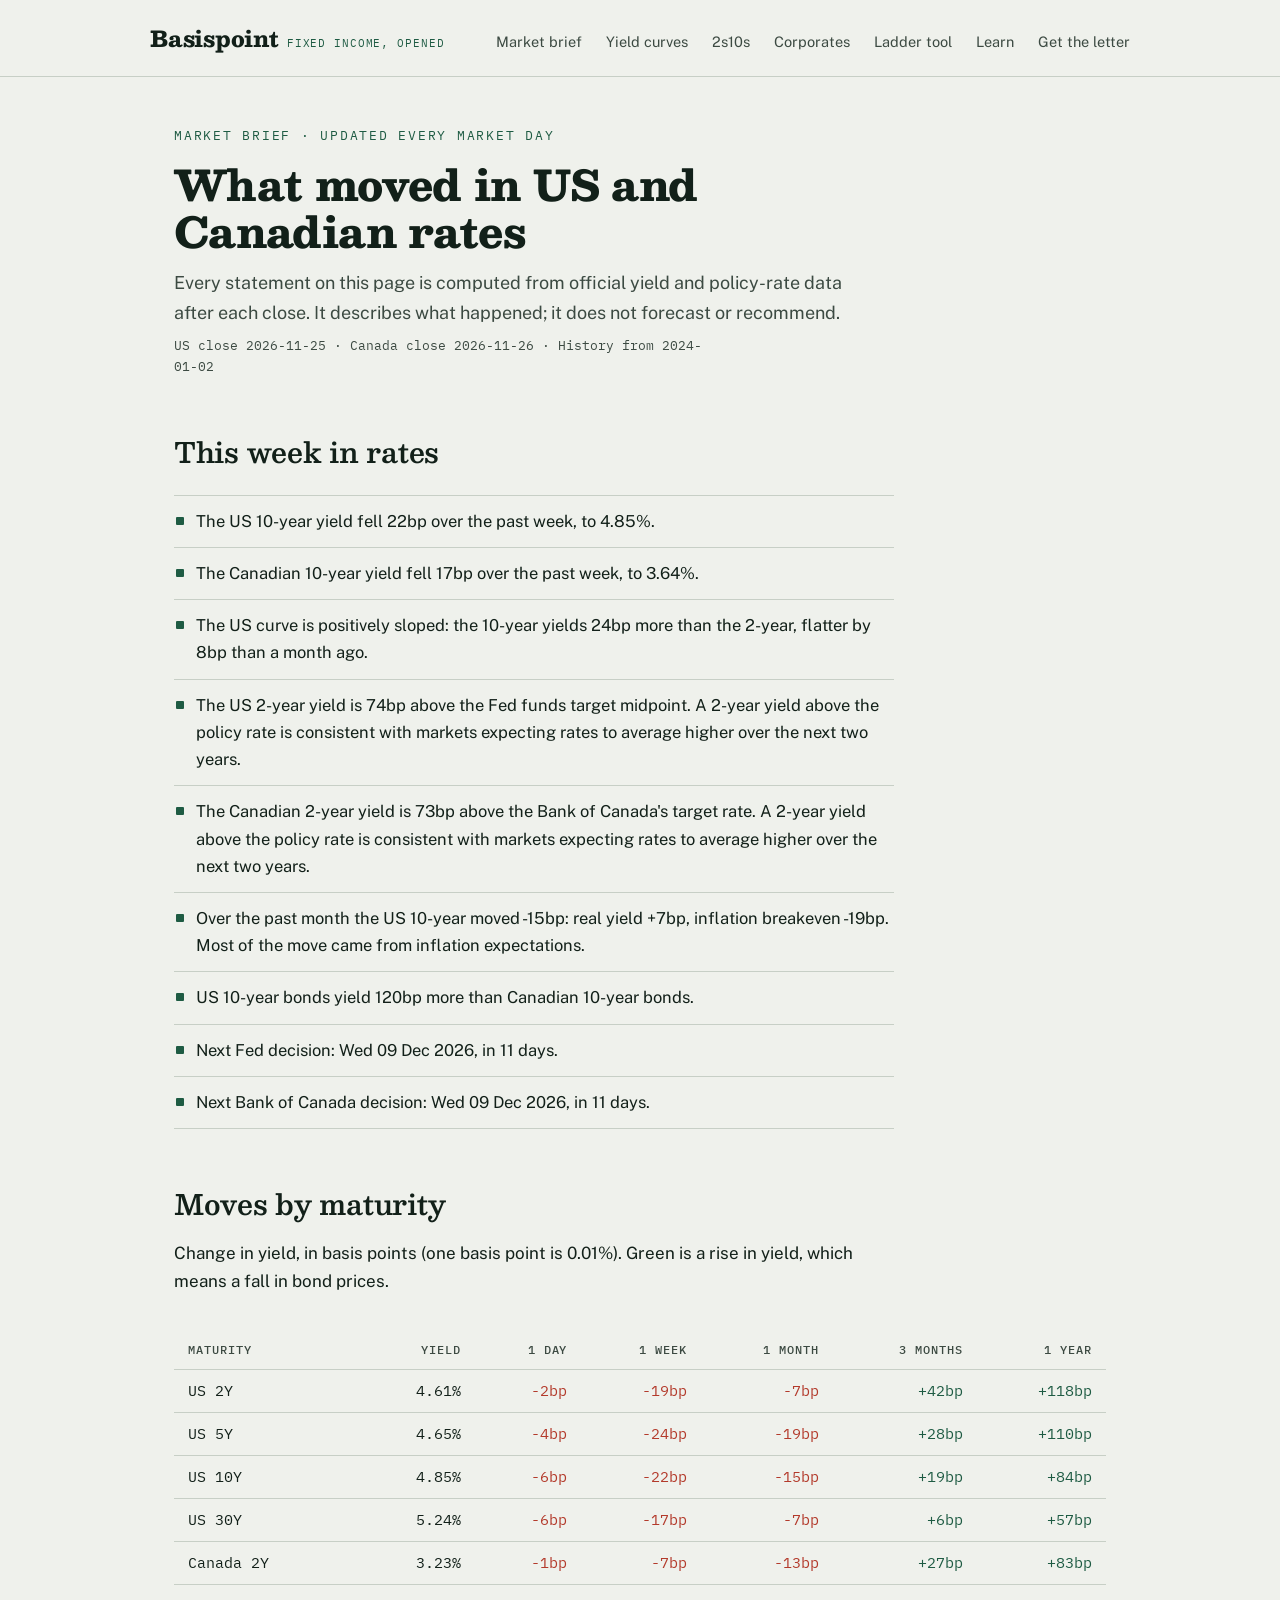
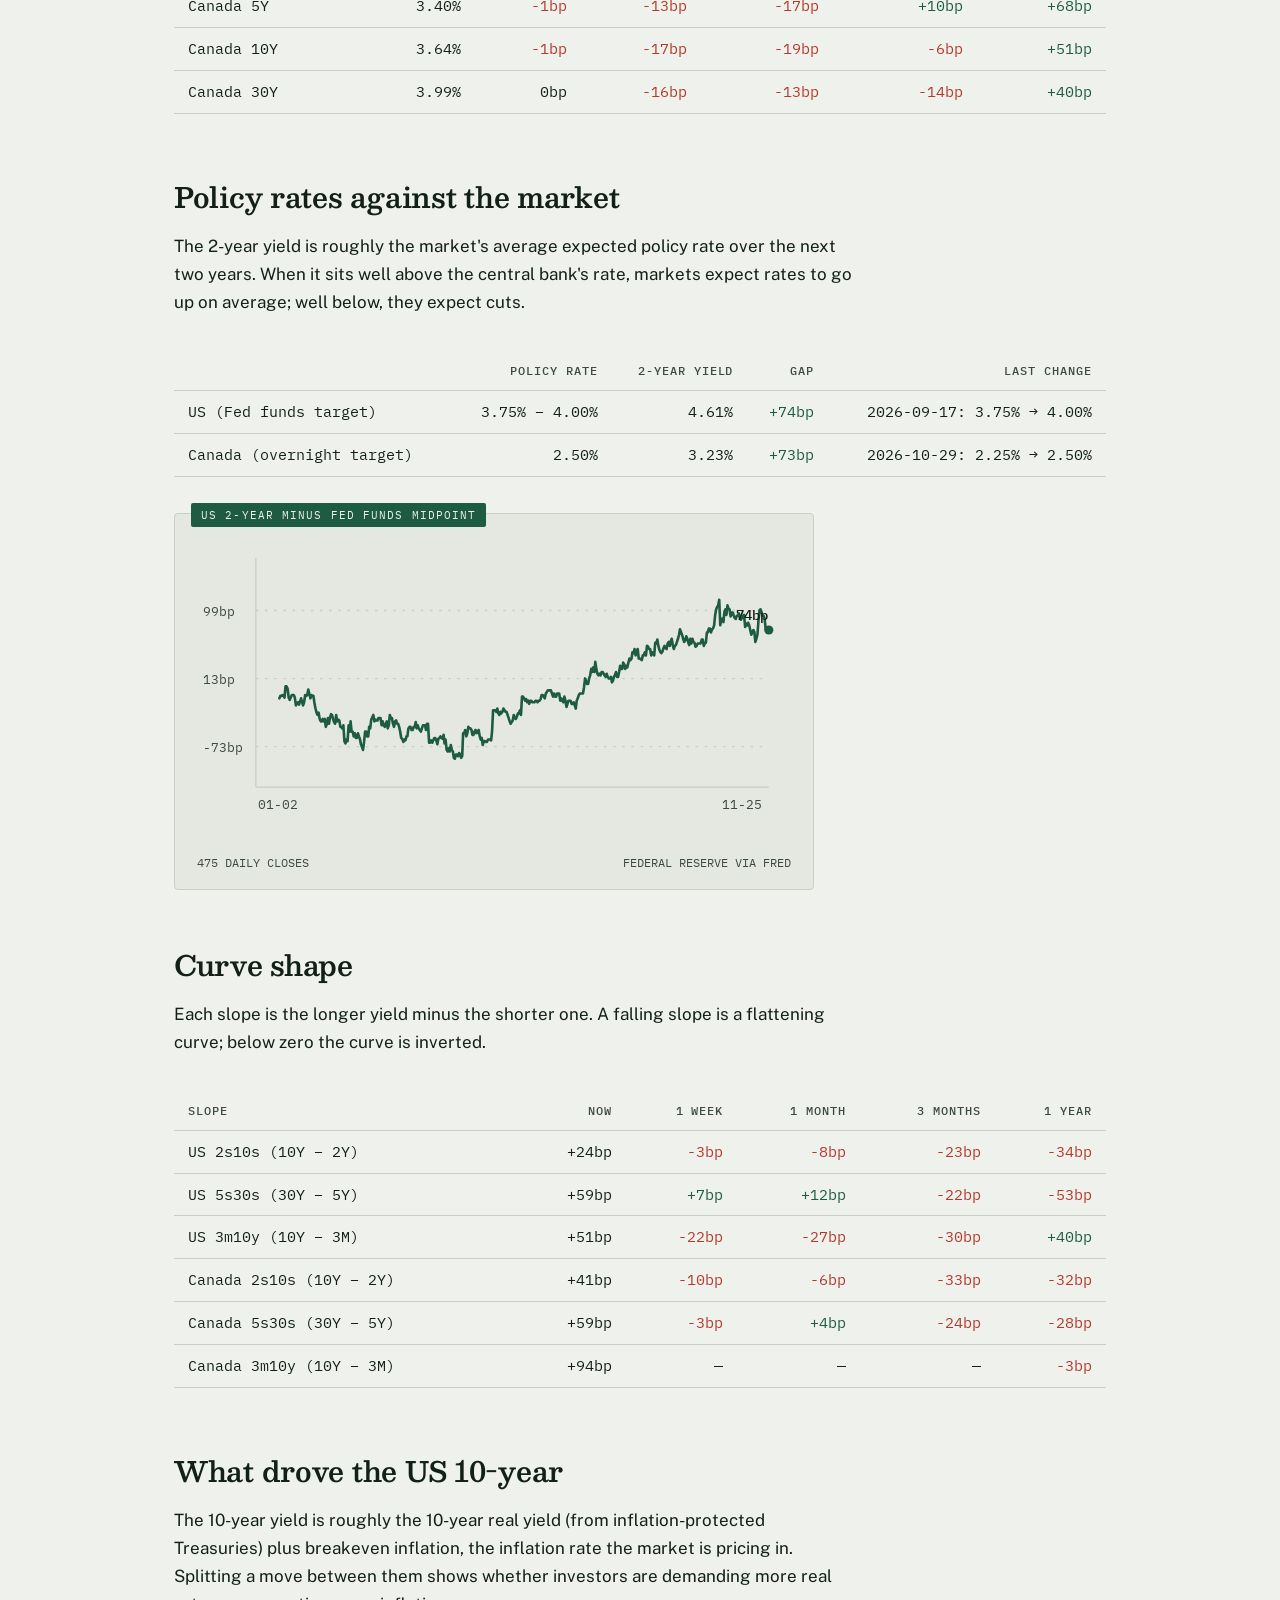
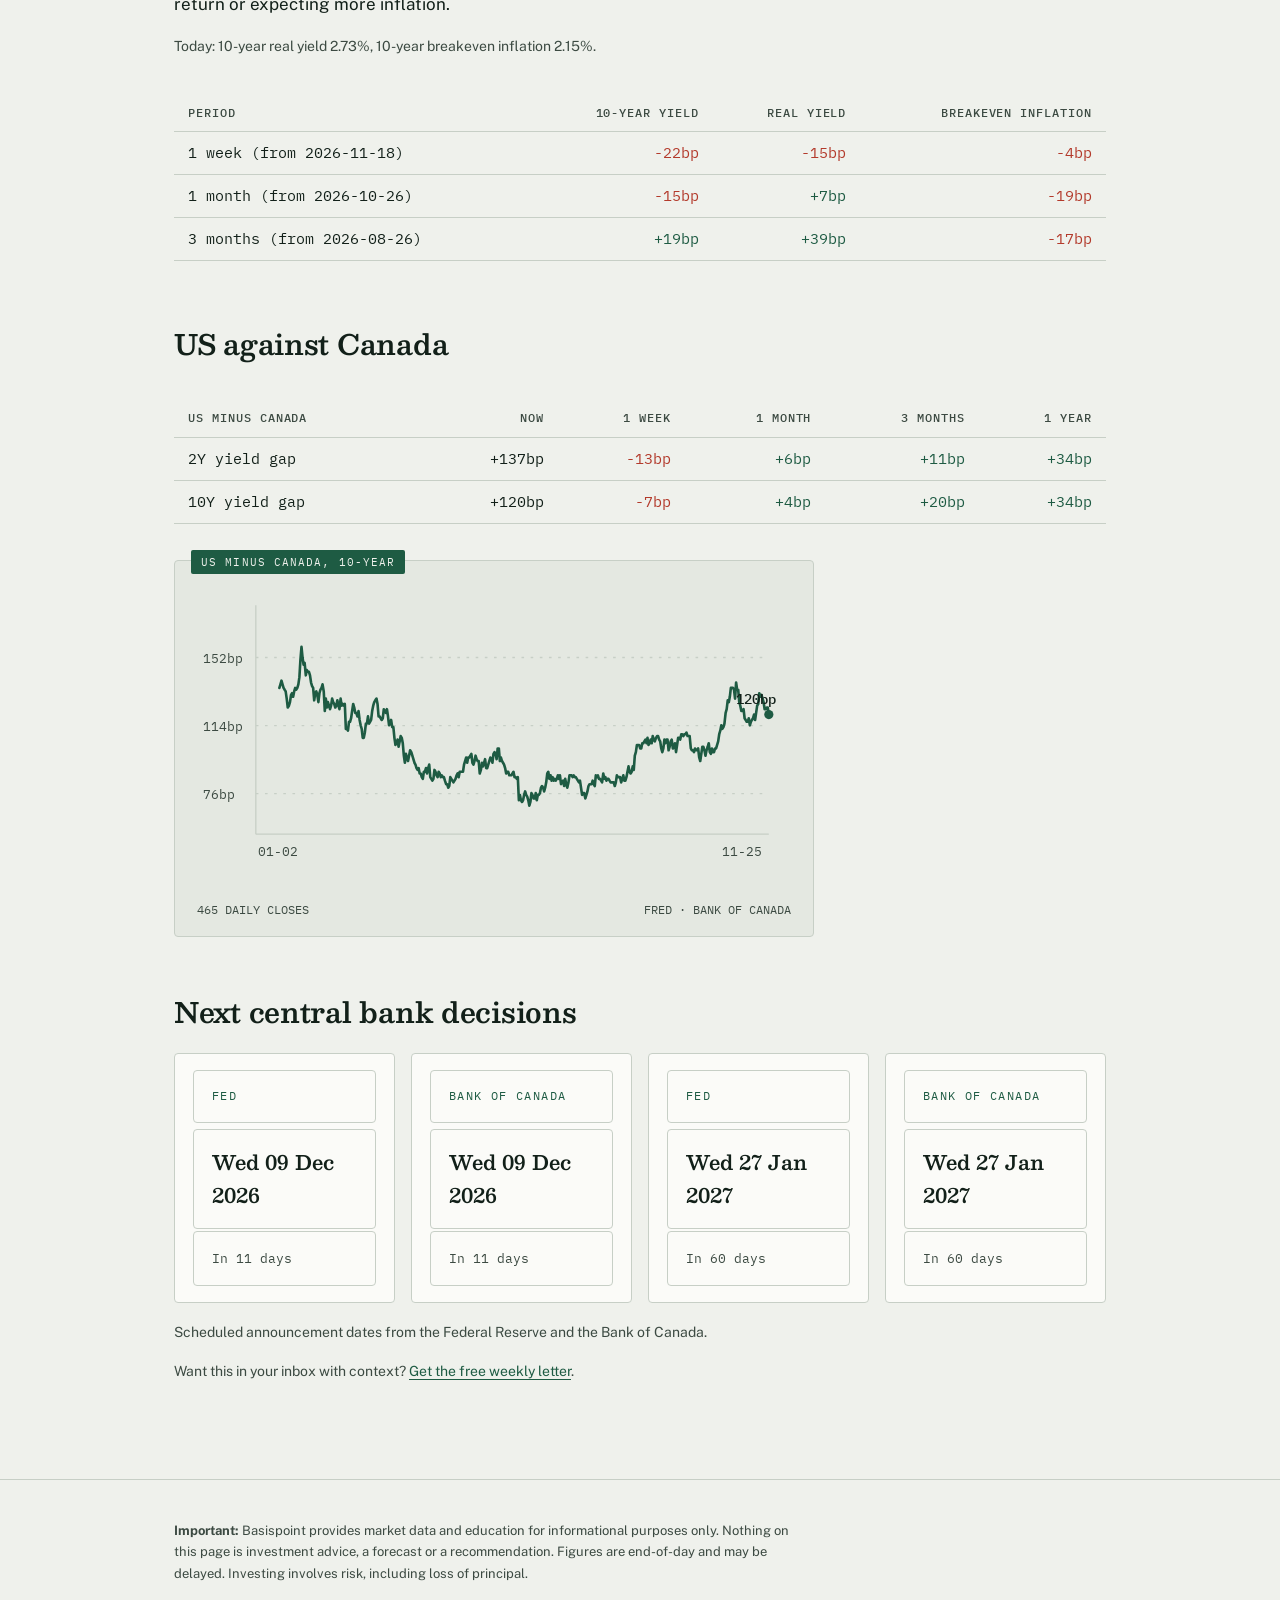
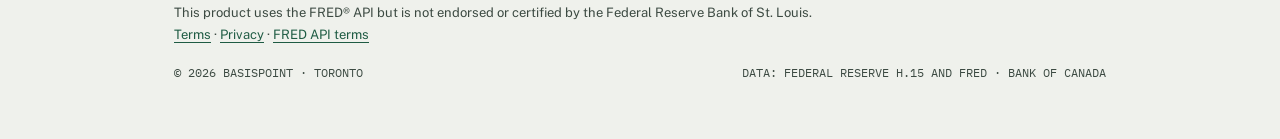
<file: pages/market-brief.html>
<!DOCTYPE html>
<html lang="en">
<head>
<meta charset="UTF-8">
<meta name="viewport" content="width=device-width, initial-scale=1.0">
<title>Bond Market Brief — What Moved in US &amp; Canadian Rates | Basispoint</title>
<meta name="description" content="A daily, data-driven brief on US Treasury and Government of Canada yields: what moved, how the curve changed, where 2-year yields sit against each central bank's policy rate, and what drove the 10-year.">
<meta property="og:title" content="Bond Market Brief — What Moved in US &amp; Canadian Rates">
<meta property="og:description" content="What moved, the curve, policy rates versus the market, and the next central bank decisions. Updated every market day.">
<meta property="og:type" content="website">
<meta property="og:url" content="https://bondtracker.ca/pages/market-brief.html">
<link rel="icon" type="image/svg+xml" href="/favicon.svg">
<link rel="preconnect" href="https://fonts.googleapis.com">
<link rel="preconnect" href="https://fonts.gstatic.com" crossorigin>
<link href="https://fonts.googleapis.com/css2?family=Besley:wght@400;600;800&family=Public+Sans:wght@400;500;600&family=IBM+Plex+Mono:wght@400;500&display=swap" rel="stylesheet">
<link rel="stylesheet" href="../assets/style.css">
<style>
  .obs{list-style:none;margin:20px 0 8px;padding:0;max-width:72ch}
  .obs li{padding:12px 0 12px 22px;border-top:1px solid var(--rule);position:relative;font-size:16.5px}
  .obs li:last-child{border-bottom:1px solid var(--rule)}
  .obs li::before{content:"";position:absolute;left:2px;top:21px;width:8px;height:8px;background:var(--green);border-radius:1px}
  .tbl-scroll{overflow-x:auto}
  .tbl-scroll table{max-width:none;min-width:520px}
  td.up{color:var(--green)} td.down{color:var(--seal)}
  .chart-wide{max-width:640px}
  .cal{display:grid;grid-template-columns:repeat(auto-fit,minmax(220px,1fr));gap:16px;margin:18px 0}
  .cal div{background:#FBFBF8;border:1px solid var(--rule);border-radius:4px;padding:16px 18px}
  .cal .k{font-family:var(--mono);font-size:11.5px;letter-spacing:.12em;text-transform:uppercase;color:var(--green)}
  .cal .d{font-family:var(--display);font-weight:600;font-size:20px;margin-top:6px}
  .cal .n{font-family:var(--mono);font-size:12.5px;color:var(--ink-soft);margin-top:2px}
</style>
</head>
<body>

<header>
  <div class="wrap nav">
    <a class="logo" href="../index.html">Basispoint<small>FIXED INCOME, OPENED</small></a>
    <nav class="nav-links">
      <a href="market-brief.html">Market brief</a>
      <a href="yield-curve.html">Yield curves</a>
      <a href="2s10s.html">2s10s</a>
      <a href="corporate-bonds.html">Corporates</a>
      <a href="ladder-builder.html">Ladder tool</a>
      <a href="learn/index.html">Learn</a>
      <a href="../index.html#signup">Get the letter</a>
    </nav>
  </div>
</header>

<main>
  <div class="wrap">
    <p class="eyebrow">Market brief · Updated every market day</p>
    <h1>What moved in US and Canadian rates</h1>
    <p class="lede">Every statement on this page is computed from official yield and policy-rate data after each close. It describes what happened; it does not forecast or recommend.</p>
    <p class="stamp" id="stamp">Loading latest data…</p>

    <h2>This week in rates</h2>
    <ul class="obs" id="obs"><li>Loading…</li></ul>

    <h2>Moves by maturity</h2>
    <p>Change in yield, in basis points (one basis point is 0.01%). Green is a rise in yield, which means a fall in bond prices.</p>
    <div class="tbl-scroll"><table id="movesTable"><thead></thead><tbody></tbody></table></div>

    <h2>Policy rates against the market</h2>
    <p>The 2-year yield is roughly the market's average expected policy rate over the next two years. When it sits well above the central bank's rate, markets expect rates to go up on average; well below, they expect cuts.</p>
    <div class="tbl-scroll"><table id="policyTable"><thead><tr><th></th><th>Policy rate</th><th>2-year yield</th><th>Gap</th><th>Last change</th></tr></thead><tbody></tbody></table></div>
    <figure class="chart-card chart-wide">
      <span class="tag">US 2-YEAR MINUS FED FUNDS MIDPOINT</span>
      <div id="gapChart"></div>
      <figcaption><span id="gapCap">DAILY</span><span>FEDERAL RESERVE VIA FRED</span></figcaption>
    </figure>

    <h2>Curve shape</h2>
    <p>Each slope is the longer yield minus the shorter one. A falling slope is a flattening curve; below zero the curve is inverted.</p>
    <div class="tbl-scroll"><table id="slopeTable"><thead></thead><tbody></tbody></table></div>

    <h2>What drove the US 10-year</h2>
    <p>The 10-year yield is roughly the 10-year real yield (from inflation-protected Treasuries) plus breakeven inflation, the inflation rate the market is pricing in. Splitting a move between them shows whether investors are demanding more real return or expecting more inflation.</p>
    <p class="note" id="levelsNote"></p>
    <div class="tbl-scroll"><table id="decompTable"><thead><tr><th>Period</th><th>10-year yield</th><th>Real yield</th><th>Breakeven inflation</th></tr></thead><tbody></tbody></table></div>

    <h2>US against Canada</h2>
    <div class="tbl-scroll"><table id="xbTable"><thead></thead><tbody></tbody></table></div>
    <figure class="chart-card chart-wide">
      <span class="tag">US MINUS CANADA, 10-YEAR</span>
      <div id="xbChart"></div>
      <figcaption><span id="xbCap">DAILY</span><span>FRED · BANK OF CANADA</span></figcaption>
    </figure>

    <h2>Next central bank decisions</h2>
    <div class="cal" id="cal"></div>
    <p class="note">Scheduled announcement dates from the Federal Reserve and the Bank of Canada.</p>

    <p class="note">Want this in your inbox with context? <a href="../index.html#signup">Get the free weekly letter</a>.</p>
  </div>
</main>

<footer>
  <div class="wrap">
    <p class="disclaimer"><strong>Important:</strong> Basispoint provides market data and education for informational purposes only. Nothing on this page is investment advice, a forecast or a recommendation. Figures are end-of-day and may be delayed. Investing involves risk, including loss of principal.</p>
    <p class="disclaimer">This product uses the FRED® API but is not endorsed or certified by the Federal Reserve Bank of St. Louis. <a href="terms.html">Terms</a> · <a href="privacy.html">Privacy</a> · <a href="https://fred.stlouisfed.org/docs/api/terms_of_use.html" rel="noopener">FRED API terms</a></p>
    <div class="foot-row">
      <span>© 2026 BASISPOINT · TORONTO</span>
      <span>DATA: FEDERAL RESERVE H.15 AND FRED · BANK OF CANADA</span>
    </div>
  </div>
</footer>

<script src="../assets/charts.js"></script>
<script>
(async () => {
  const $ = id => document.getElementById(id);
  const esc = s => String(s).replace(/[&<>"]/g, c => ({ "&": "&amp;", "<": "&lt;", ">": "&gt;", '"': "&quot;" }[c]));
  const getJSON = async p => { try { const r = await fetch(p, { cache: "no-store" }); return r.ok ? r.json() : null; } catch (e) { return null; } };
  const bp = v => v == null ? "—" : (v > 0 ? "+" : "") + v + "bp";
  const cls = v => v == null || v === 0 ? "" : v > 0 ? "up" : "down";
  const cell = v => `<td class="${cls(v)}">${bp(v)}</td>`;
  const pct = v => v == null ? "—" : Number(v).toFixed(2) + "%";

  const b = await getJSON("../data/brief.json");
  if (!b) {
    $("stamp").textContent = "The brief is built after the next market close.";
    $("obs").innerHTML = "<li>No brief yet. It appears automatically after the next nightly data run.</li>";
    return;
  }
  $("stamp").textContent = `US close ${b.asof.us || "—"} · Canada close ${b.asof.canada || "—"} · History from ${b.history_from.us}`;
  $("obs").innerHTML = (b.observations || []).map(o => `<li>${esc(o)}</li>`).join("") || "<li>Nothing notable to report.</li>";

  // Moves
  const W = ["1d", "1w", "1m", "3m", "1y"];
  const WL = { "1d": "1 day", "1w": "1 week", "1m": "1 month", "3m": "3 months", "1y": "1 year" };
  document.querySelector("#movesTable thead").innerHTML =
    "<tr><th>Maturity</th><th>Yield</th>" + W.map(w => `<th>${WL[w]}</th>`).join("") + "</tr>";
  let rows = "";
  for (const [key, label] of [["us", "US"], ["canada", "Canada"]]) {
    for (const [t, m] of Object.entries(b[key]?.moves || {})) {
      rows += `<tr><td>${label} ${t}</td><td>${pct(m.level)}</td>${W.map(w => cell(m[w])).join("")}</tr>`;
    }
  }
  document.querySelector("#movesTable tbody").innerHTML = rows;

  // Policy
  const p = b.policy || {};
  const last = k => p[k] ? `${p[k].date}: ${pct(p[k].from)} → ${pct(p[k].to)}` : "—";
  const usTwo = b.us?.moves?.["2Y"]?.level, caTwo = b.canada?.moves?.["2Y"]?.level;
  let prow = "";
  if (p.fed_range) prow += `<tr><td>US (Fed funds target)</td><td>${pct(p.fed_range[0])} – ${pct(p.fed_range[1])}</td><td>${pct(usTwo)}</td>${cell(p.us_2y_minus_policy_bp)}<td>${esc(last("fed_upper_last_change"))}</td></tr>`;
  if (p.boc_target != null) prow += `<tr><td>Canada (overnight target)</td><td>${pct(p.boc_target)}</td><td>${pct(caTwo)}</td>${cell(p.canada_2y_minus_policy_bp)}<td>${esc(last("boc_target_last_change"))}</td></tr>`;
  document.querySelector("#policyTable tbody").innerHTML = prow ||
    `<tr><td colspan="5">Policy rates appear after the next nightly data run.</td></tr>`;

  // Slopes
  document.querySelector("#slopeTable thead").innerHTML =
    "<tr><th>Slope</th><th>Now</th><th>1 week</th><th>1 month</th><th>3 months</th><th>1 year</th></tr>";
  let srows = "";
  const SL = { "2s10s": "2s10s (10Y − 2Y)", "5s30s": "5s30s (30Y − 5Y)", "3m10y": "3m10y (10Y − 3M)" };
  for (const [key, label] of [["us", "US"], ["canada", "Canada"]]) {
    for (const [s, m] of Object.entries(b[key]?.slopes || {})) {
      srows += `<tr><td>${label} ${SL[s] || s}</td><td>${bp(m.level)}</td>${["1w", "1m", "3m", "1y"].map(w => cell(m[w])).join("")}</tr>`;
    }
  }
  document.querySelector("#slopeTable tbody").innerHTML = srows;

  // Decomposition
  const L = b.levels || {};
  $("levelsNote").textContent = L.us_real_10y != null
    ? `Today: 10-year real yield ${pct(L.us_real_10y)}, 10-year breakeven inflation ${pct(L.us_breakeven_10y)}.`
    : "Real yield and breakeven data appear after the next nightly data run.";
  const D = b.decomposition || {};
  document.querySelector("#decompTable tbody").innerHTML = ["1w", "1m", "3m"].filter(k => D[k]).map(k =>
    `<tr><td>${WL[k]} (from ${D[k].from})</td>${cell(D[k].nominal)}${cell(D[k].real)}${cell(D[k].breakeven)}</tr>`).join("") ||
    `<tr><td colspan="4">Appears after the next nightly data run.</td></tr>`;

  // Cross-border
  document.querySelector("#xbTable thead").innerHTML =
    "<tr><th>US minus Canada</th><th>Now</th><th>1 week</th><th>1 month</th><th>3 months</th><th>1 year</th></tr>";
  document.querySelector("#xbTable tbody").innerHTML = Object.entries(b.cross_border || {}).map(([t, m]) =>
    `<tr><td>${t} yield gap</td><td>${bp(m.level)}</td>${["1w", "1m", "3m", "1y"].map(w => cell(m[w])).join("")}</tr>`).join("");

  // Calendar
  $("cal").innerHTML = (b.calendar || []).slice(0, 4).map(e =>
    `<div><div class="k">${esc(e.bank)}</div><div class="d">${esc(e.date_label)}</div><div class="n">${e.days_away === 0 ? "Today" : "In " + e.days_away + " days"}</div></div>`).join("") ||
    "<p class='note'>No scheduled dates on file.</p>";

  // Charts from history
  const [us, ca, macro] = await Promise.all([
    bpLoadHistory("../data/history/", "us-curve"),
    bpLoadHistory("../data/history/", "ca-curve"),
    bpLoadHistory("../data/history/", "macro"),
  ]);
  const usBy = Object.fromEntries(us.days.map(d => [d.date, d]));
  const gap = macro.days
    .filter(d => d.fed_upper != null && d.fed_lower != null && usBy[d.date]?.yields?.["2Y"] != null)
    .map(d => ({ date: d.date, value: Math.round((usBy[d.date].yields["2Y"] - (d.fed_upper + d.fed_lower) / 2) * 100) }));
  bpLineChart($("gapChart"), gap, { label: "US 2-year yield minus Fed funds target midpoint", unit: "bp", minPad: 5 });
  if (gap.length) $("gapCap").textContent = `${gap.length} DAILY CLOSES`;
  const caBy = Object.fromEntries(ca.days.map(d => [d.date, d]));
  const xb = us.days
    .filter(d => d.yields?.["10Y"] != null && caBy[d.date]?.yields?.["10Y"] != null)
    .map(d => ({ date: d.date, value: Math.round((d.yields["10Y"] - caBy[d.date].yields["10Y"]) * 100) }));
  bpLineChart($("xbChart"), xb, { label: "US minus Canada 10-year yield", unit: "bp", minPad: 5 });
  if (xb.length) $("xbCap").textContent = `${xb.length} DAILY CLOSES`;
})();
</script>
<script src="../assets/config.js"></script>
<script src="../assets/site.js"></script>
</body>
</html>
</file>
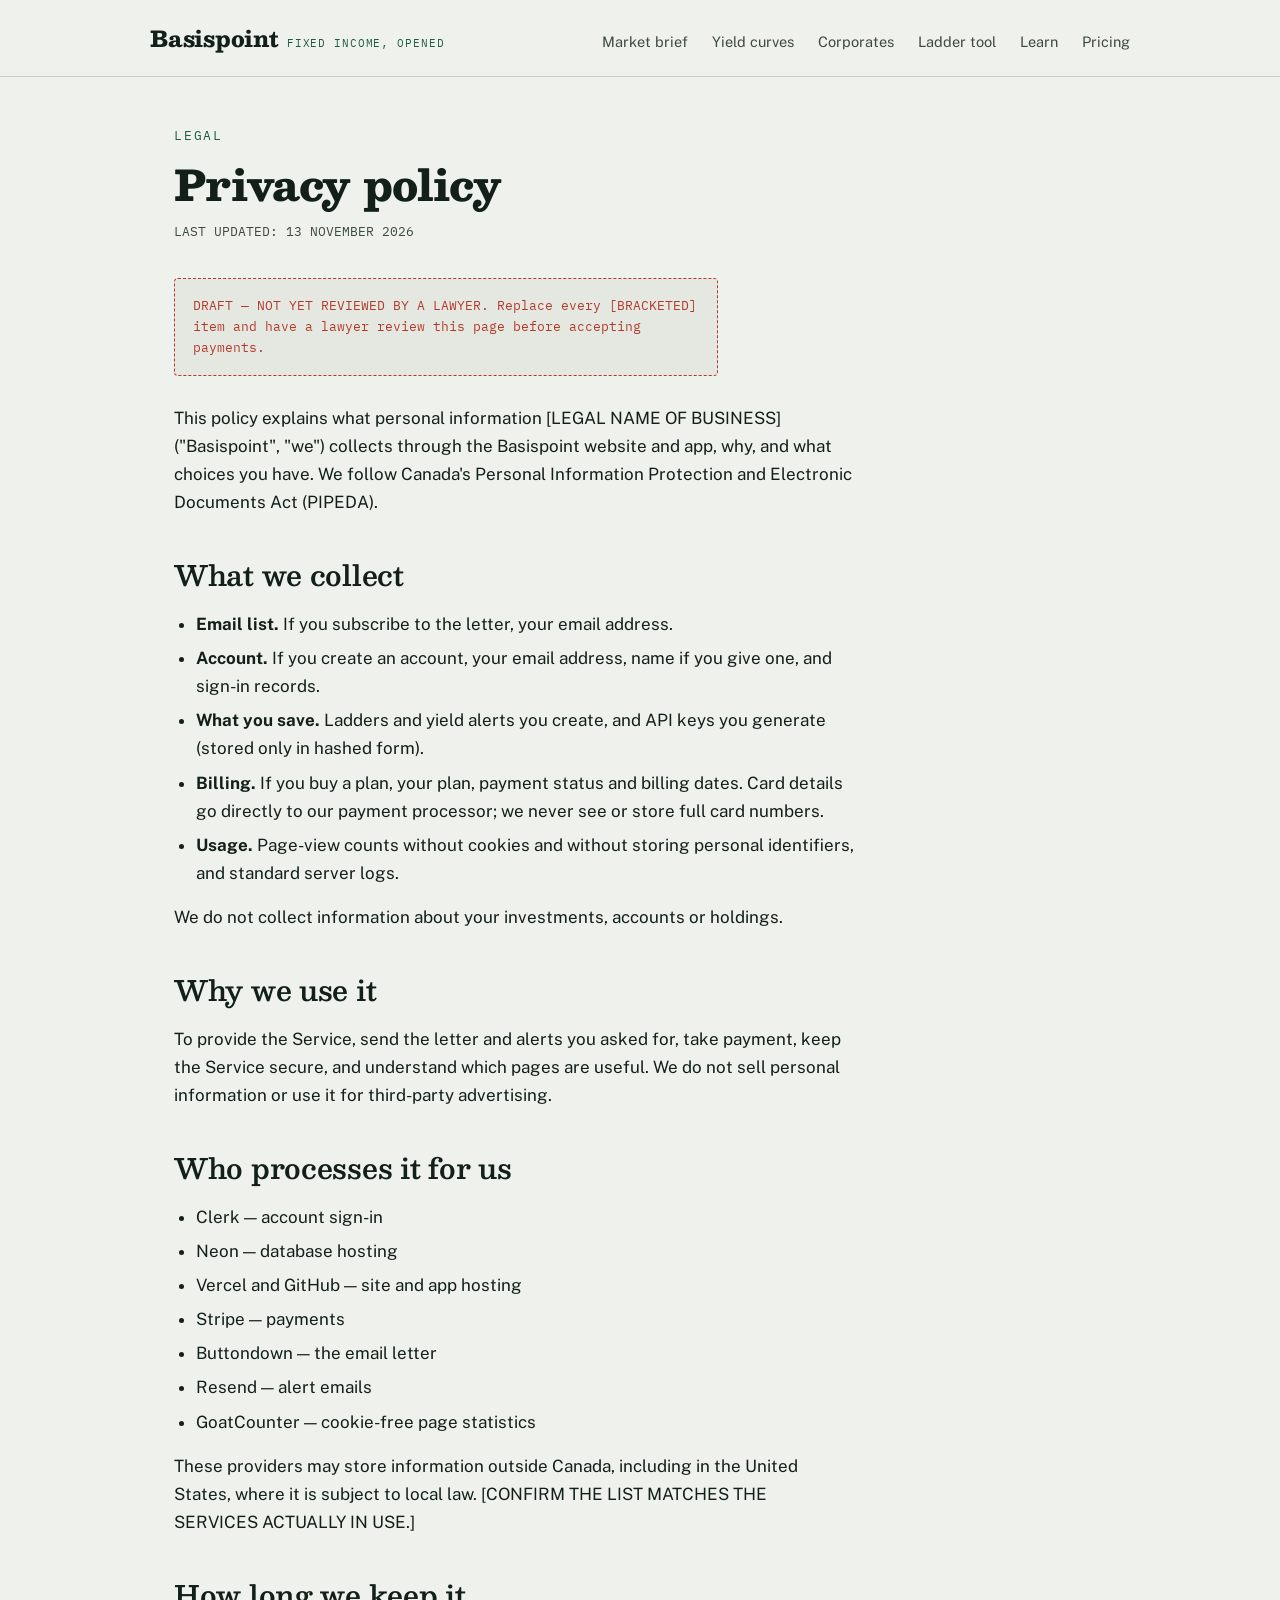
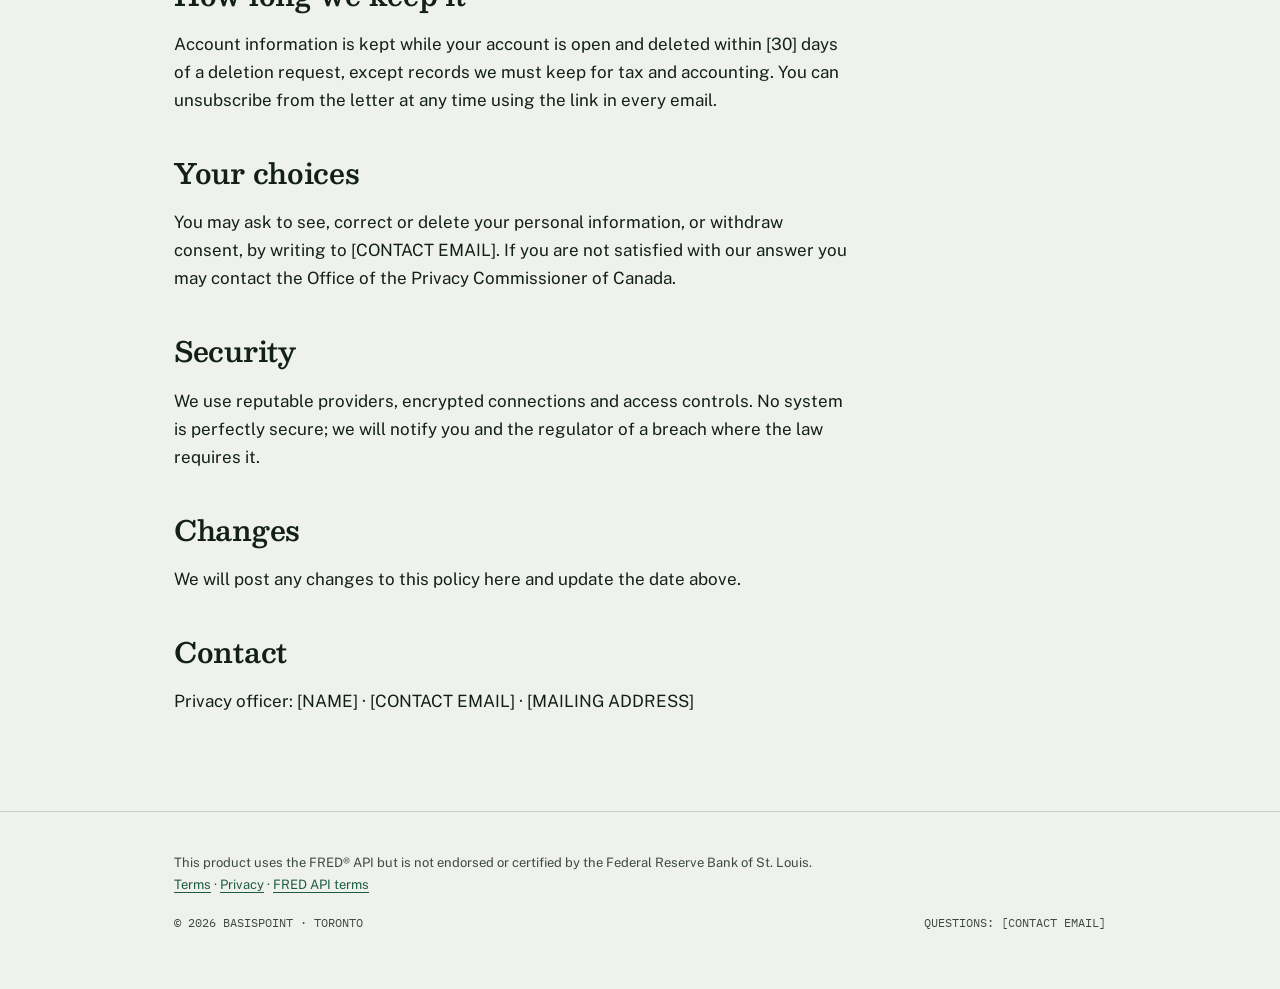
<file: pages/privacy.html>
<!DOCTYPE html>
<html lang="en">
<head>
<meta charset="UTF-8">
<meta name="viewport" content="width=device-width, initial-scale=1.0">
<title>Privacy Policy | Basispoint</title>
<meta name="description" content="How Basispoint collects, uses and protects personal information.">
<link rel="icon" type="image/svg+xml" href="/favicon.svg">
<link rel="preconnect" href="https://fonts.googleapis.com">
<link rel="preconnect" href="https://fonts.gstatic.com" crossorigin>
<link href="https://fonts.googleapis.com/css2?family=Besley:wght@400;600;800&family=Public+Sans:wght@400;500;600&family=IBM+Plex+Mono:wght@400;500&display=swap" rel="stylesheet">
<link rel="stylesheet" href="../assets/style.css">
<style>
  .draft{background:var(--paper-deep);border:1px dashed var(--seal);border-radius:4px;padding:16px 18px;font-family:var(--mono);font-size:13px;color:var(--seal);margin:0 0 28px;max-width:68ch}
  main h2{margin-top:36px}
  main ul{max-width:66ch;margin:0 0 16px 22px}
  main li{margin-bottom:6px}
</style>
</head>
<body>

<header>
  <div class="wrap nav">
    <a class="logo" href="../index.html">Basispoint<small>FIXED INCOME, OPENED</small></a>
    <nav class="nav-links">
      <a href="market-brief.html">Market brief</a>
      <a href="yield-curve.html">Yield curves</a>
      <a href="corporate-bonds.html">Corporates</a>
      <a href="ladder-builder.html">Ladder tool</a>
      <a href="learn/index.html">Learn</a>
      <a href="../index.html#pricing">Pricing</a>
    </nav>
  </div>
</header>

<main>
  <div class="wrap">
    <p class="eyebrow">Legal</p>
    <h1>Privacy policy</h1>
    <p class="stamp">LAST UPDATED: 13 NOVEMBER 2026</p>
    <p class="draft">DRAFT — NOT YET REVIEWED BY A LAWYER. Replace every [BRACKETED] item and have a lawyer review this page before accepting payments.</p>

    <p>This policy explains what personal information [LEGAL NAME OF BUSINESS] ("Basispoint", "we") collects through the Basispoint website and app, why, and what choices you have. We follow Canada's Personal Information Protection and Electronic Documents Act (PIPEDA).</p>

    <h2>What we collect</h2>
    <ul>
      <li><strong>Email list.</strong> If you subscribe to the letter, your email address.</li>
      <li><strong>Account.</strong> If you create an account, your email address, name if you give one, and sign-in records.</li>
      <li><strong>What you save.</strong> Ladders and yield alerts you create, and API keys you generate (stored only in hashed form).</li>
      <li><strong>Billing.</strong> If you buy a plan, your plan, payment status and billing dates. Card details go directly to our payment processor; we never see or store full card numbers.</li>
      <li><strong>Usage.</strong> Page-view counts without cookies and without storing personal identifiers, and standard server logs.</li>
    </ul>
    <p>We do not collect information about your investments, accounts or holdings.</p>

    <h2>Why we use it</h2>
    <p>To provide the Service, send the letter and alerts you asked for, take payment, keep the Service secure, and understand which pages are useful. We do not sell personal information or use it for third-party advertising.</p>

    <h2>Who processes it for us</h2>
    <ul>
      <li>Clerk — account sign-in</li>
      <li>Neon — database hosting</li>
      <li>Vercel and GitHub — site and app hosting</li>
      <li>Stripe — payments</li>
      <li>Buttondown — the email letter</li>
      <li>Resend — alert emails</li>
      <li>GoatCounter — cookie-free page statistics</li>
    </ul>
    <p>These providers may store information outside Canada, including in the United States, where it is subject to local law. [CONFIRM THE LIST MATCHES THE SERVICES ACTUALLY IN USE.]</p>

    <h2>How long we keep it</h2>
    <p>Account information is kept while your account is open and deleted within [30] days of a deletion request, except records we must keep for tax and accounting. You can unsubscribe from the letter at any time using the link in every email.</p>

    <h2>Your choices</h2>
    <p>You may ask to see, correct or delete your personal information, or withdraw consent, by writing to [CONTACT EMAIL]. If you are not satisfied with our answer you may contact the Office of the Privacy Commissioner of Canada.</p>

    <h2>Security</h2>
    <p>We use reputable providers, encrypted connections and access controls. No system is perfectly secure; we will notify you and the regulator of a breach where the law requires it.</p>

    <h2>Changes</h2>
    <p>We will post any changes to this policy here and update the date above.</p>

    <h2>Contact</h2>
    <p>Privacy officer: [NAME] · [CONTACT EMAIL] · [MAILING ADDRESS]</p>

  </div>
</main>

<footer>
  <div class="wrap">
    <p class="disclaimer">This product uses the FRED® API but is not endorsed or certified by the Federal Reserve Bank of St. Louis. <a href="terms.html">Terms</a> · <a href="privacy.html">Privacy</a> · <a href="https://fred.stlouisfed.org/docs/api/terms_of_use.html" rel="noopener">FRED API terms</a></p>
    <div class="foot-row">
      <span>© 2026 BASISPOINT · TORONTO</span>
      <span>QUESTIONS: [CONTACT EMAIL]</span>
    </div>
  </div>
</footer>
<script src="../assets/config.js"></script>
<script src="../assets/site.js"></script>
</body>
</html>
</file>
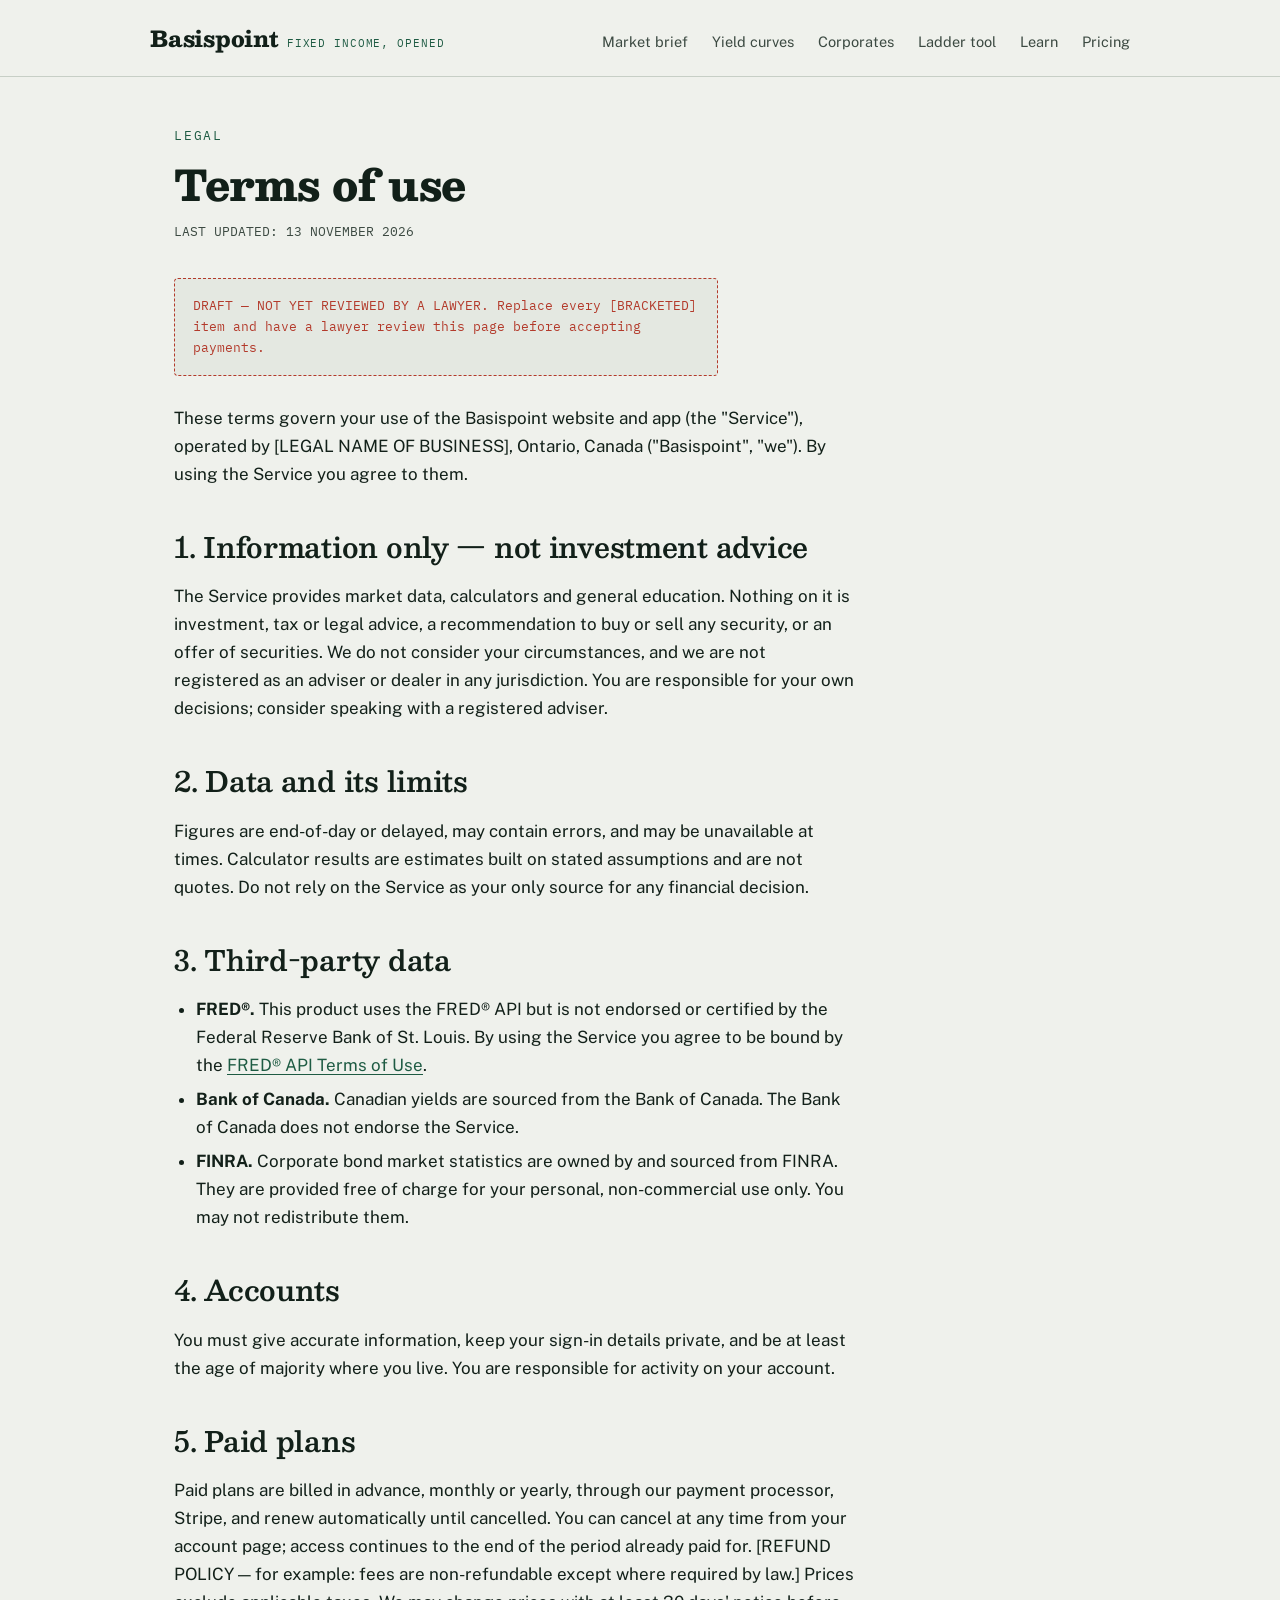
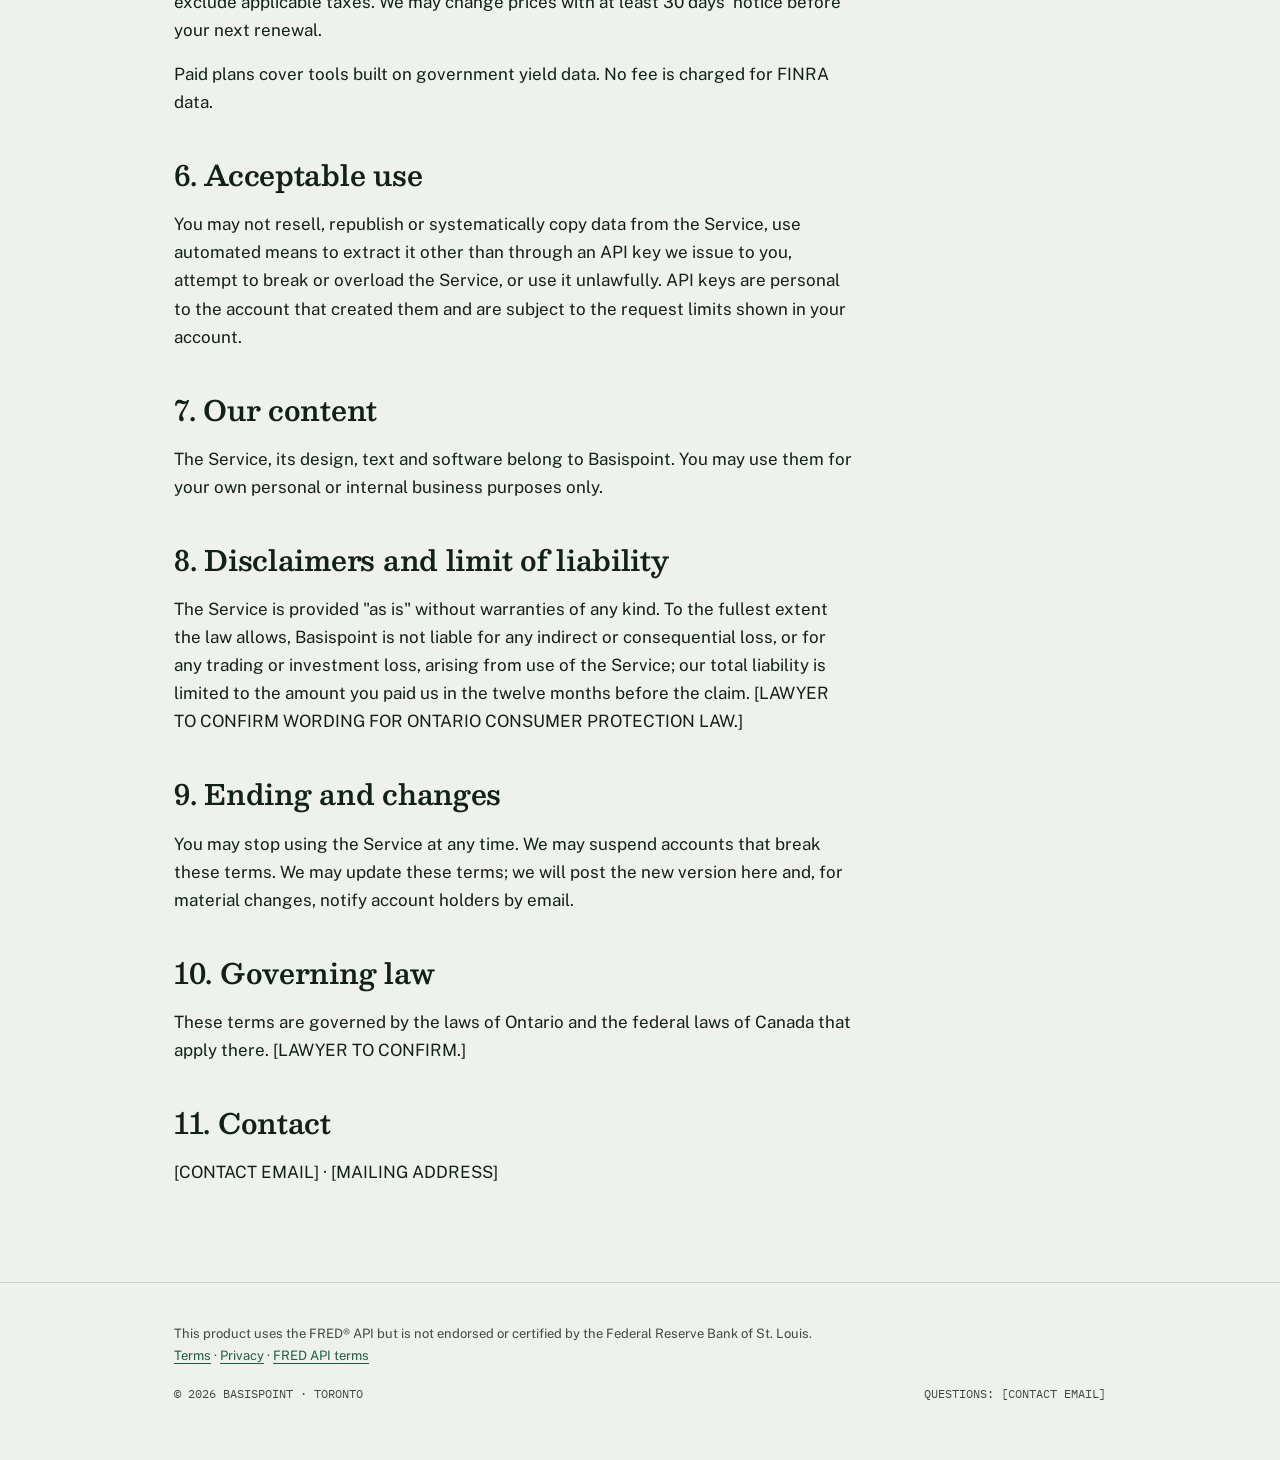
<file: pages/terms.html>
<!DOCTYPE html>
<html lang="en">
<head>
<meta charset="UTF-8">
<meta name="viewport" content="width=device-width, initial-scale=1.0">
<title>Terms of Use | Basispoint</title>
<meta name="description" content="Terms of use for the Basispoint website and app.">
<link rel="icon" type="image/svg+xml" href="/favicon.svg">
<link rel="preconnect" href="https://fonts.googleapis.com">
<link rel="preconnect" href="https://fonts.gstatic.com" crossorigin>
<link href="https://fonts.googleapis.com/css2?family=Besley:wght@400;600;800&family=Public+Sans:wght@400;500;600&family=IBM+Plex+Mono:wght@400;500&display=swap" rel="stylesheet">
<link rel="stylesheet" href="../assets/style.css">
<style>
  .draft{background:var(--paper-deep);border:1px dashed var(--seal);border-radius:4px;padding:16px 18px;font-family:var(--mono);font-size:13px;color:var(--seal);margin:0 0 28px;max-width:68ch}
  main h2{margin-top:36px}
  main ul{max-width:66ch;margin:0 0 16px 22px}
  main li{margin-bottom:6px}
</style>
</head>
<body>

<header>
  <div class="wrap nav">
    <a class="logo" href="../index.html">Basispoint<small>FIXED INCOME, OPENED</small></a>
    <nav class="nav-links">
      <a href="market-brief.html">Market brief</a>
      <a href="yield-curve.html">Yield curves</a>
      <a href="corporate-bonds.html">Corporates</a>
      <a href="ladder-builder.html">Ladder tool</a>
      <a href="learn/index.html">Learn</a>
      <a href="../index.html#pricing">Pricing</a>
    </nav>
  </div>
</header>

<main>
  <div class="wrap">
    <p class="eyebrow">Legal</p>
    <h1>Terms of use</h1>
    <p class="stamp">LAST UPDATED: 13 NOVEMBER 2026</p>
    <p class="draft">DRAFT — NOT YET REVIEWED BY A LAWYER. Replace every [BRACKETED] item and have a lawyer review this page before accepting payments.</p>

    <p>These terms govern your use of the Basispoint website and app (the "Service"), operated by [LEGAL NAME OF BUSINESS], Ontario, Canada ("Basispoint", "we"). By using the Service you agree to them.</p>

    <h2>1. Information only — not investment advice</h2>
    <p>The Service provides market data, calculators and general education. Nothing on it is investment, tax or legal advice, a recommendation to buy or sell any security, or an offer of securities. We do not consider your circumstances, and we are not registered as an adviser or dealer in any jurisdiction. You are responsible for your own decisions; consider speaking with a registered adviser.</p>

    <h2>2. Data and its limits</h2>
    <p>Figures are end-of-day or delayed, may contain errors, and may be unavailable at times. Calculator results are estimates built on stated assumptions and are not quotes. Do not rely on the Service as your only source for any financial decision.</p>

    <h2>3. Third-party data</h2>
    <ul>
      <li><strong>FRED®.</strong> This product uses the FRED® API but is not endorsed or certified by the Federal Reserve Bank of St. Louis. By using the Service you agree to be bound by the <a href="https://fred.stlouisfed.org/docs/api/terms_of_use.html" rel="noopener">FRED® API Terms of Use</a>.</li>
      <li><strong>Bank of Canada.</strong> Canadian yields are sourced from the Bank of Canada. The Bank of Canada does not endorse the Service.</li>
      <li><strong>FINRA.</strong> Corporate bond market statistics are owned by and sourced from FINRA. They are provided free of charge for your personal, non-commercial use only. You may not redistribute them.</li>
    </ul>

    <h2>4. Accounts</h2>
    <p>You must give accurate information, keep your sign-in details private, and be at least the age of majority where you live. You are responsible for activity on your account.</p>

    <h2>5. Paid plans</h2>
    <p>Paid plans are billed in advance, monthly or yearly, through our payment processor, Stripe, and renew automatically until cancelled. You can cancel at any time from your account page; access continues to the end of the period already paid for. [REFUND POLICY — for example: fees are non-refundable except where required by law.] Prices exclude applicable taxes. We may change prices with at least 30 days' notice before your next renewal.</p>
    <p>Paid plans cover tools built on government yield data. No fee is charged for FINRA data.</p>

    <h2>6. Acceptable use</h2>
    <p>You may not resell, republish or systematically copy data from the Service, use automated means to extract it other than through an API key we issue to you, attempt to break or overload the Service, or use it unlawfully. API keys are personal to the account that created them and are subject to the request limits shown in your account.</p>

    <h2>7. Our content</h2>
    <p>The Service, its design, text and software belong to Basispoint. You may use them for your own personal or internal business purposes only.</p>

    <h2>8. Disclaimers and limit of liability</h2>
    <p>The Service is provided "as is" without warranties of any kind. To the fullest extent the law allows, Basispoint is not liable for any indirect or consequential loss, or for any trading or investment loss, arising from use of the Service; our total liability is limited to the amount you paid us in the twelve months before the claim. [LAWYER TO CONFIRM WORDING FOR ONTARIO CONSUMER PROTECTION LAW.]</p>

    <h2>9. Ending and changes</h2>
    <p>You may stop using the Service at any time. We may suspend accounts that break these terms. We may update these terms; we will post the new version here and, for material changes, notify account holders by email.</p>

    <h2>10. Governing law</h2>
    <p>These terms are governed by the laws of Ontario and the federal laws of Canada that apply there. [LAWYER TO CONFIRM.]</p>

    <h2>11. Contact</h2>
    <p>[CONTACT EMAIL] · [MAILING ADDRESS]</p>

  </div>
</main>

<footer>
  <div class="wrap">
    <p class="disclaimer">This product uses the FRED® API but is not endorsed or certified by the Federal Reserve Bank of St. Louis. <a href="terms.html">Terms</a> · <a href="privacy.html">Privacy</a> · <a href="https://fred.stlouisfed.org/docs/api/terms_of_use.html" rel="noopener">FRED API terms</a></p>
    <div class="foot-row">
      <span>© 2026 BASISPOINT · TORONTO</span>
      <span>QUESTIONS: [CONTACT EMAIL]</span>
    </div>
  </div>
</footer>
<script src="../assets/config.js"></script>
<script src="../assets/site.js"></script>
</body>
</html>
</file>
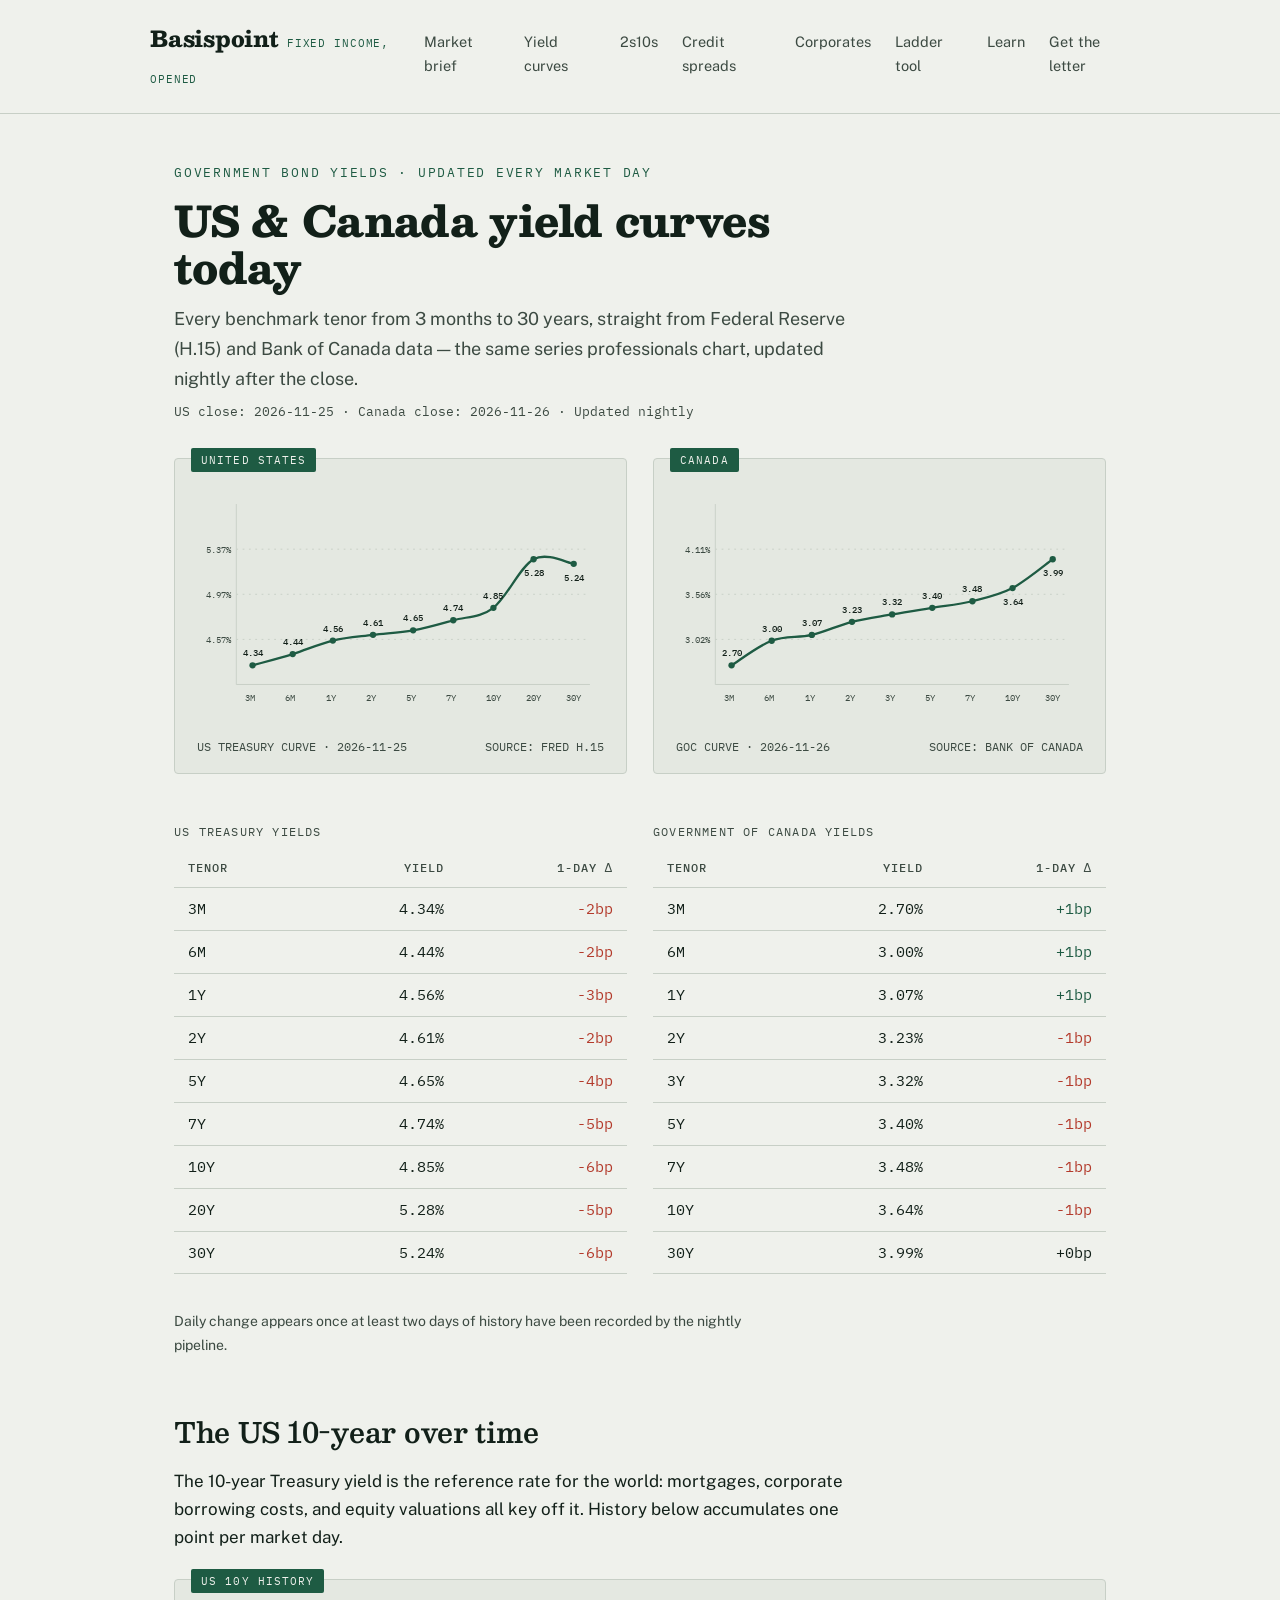
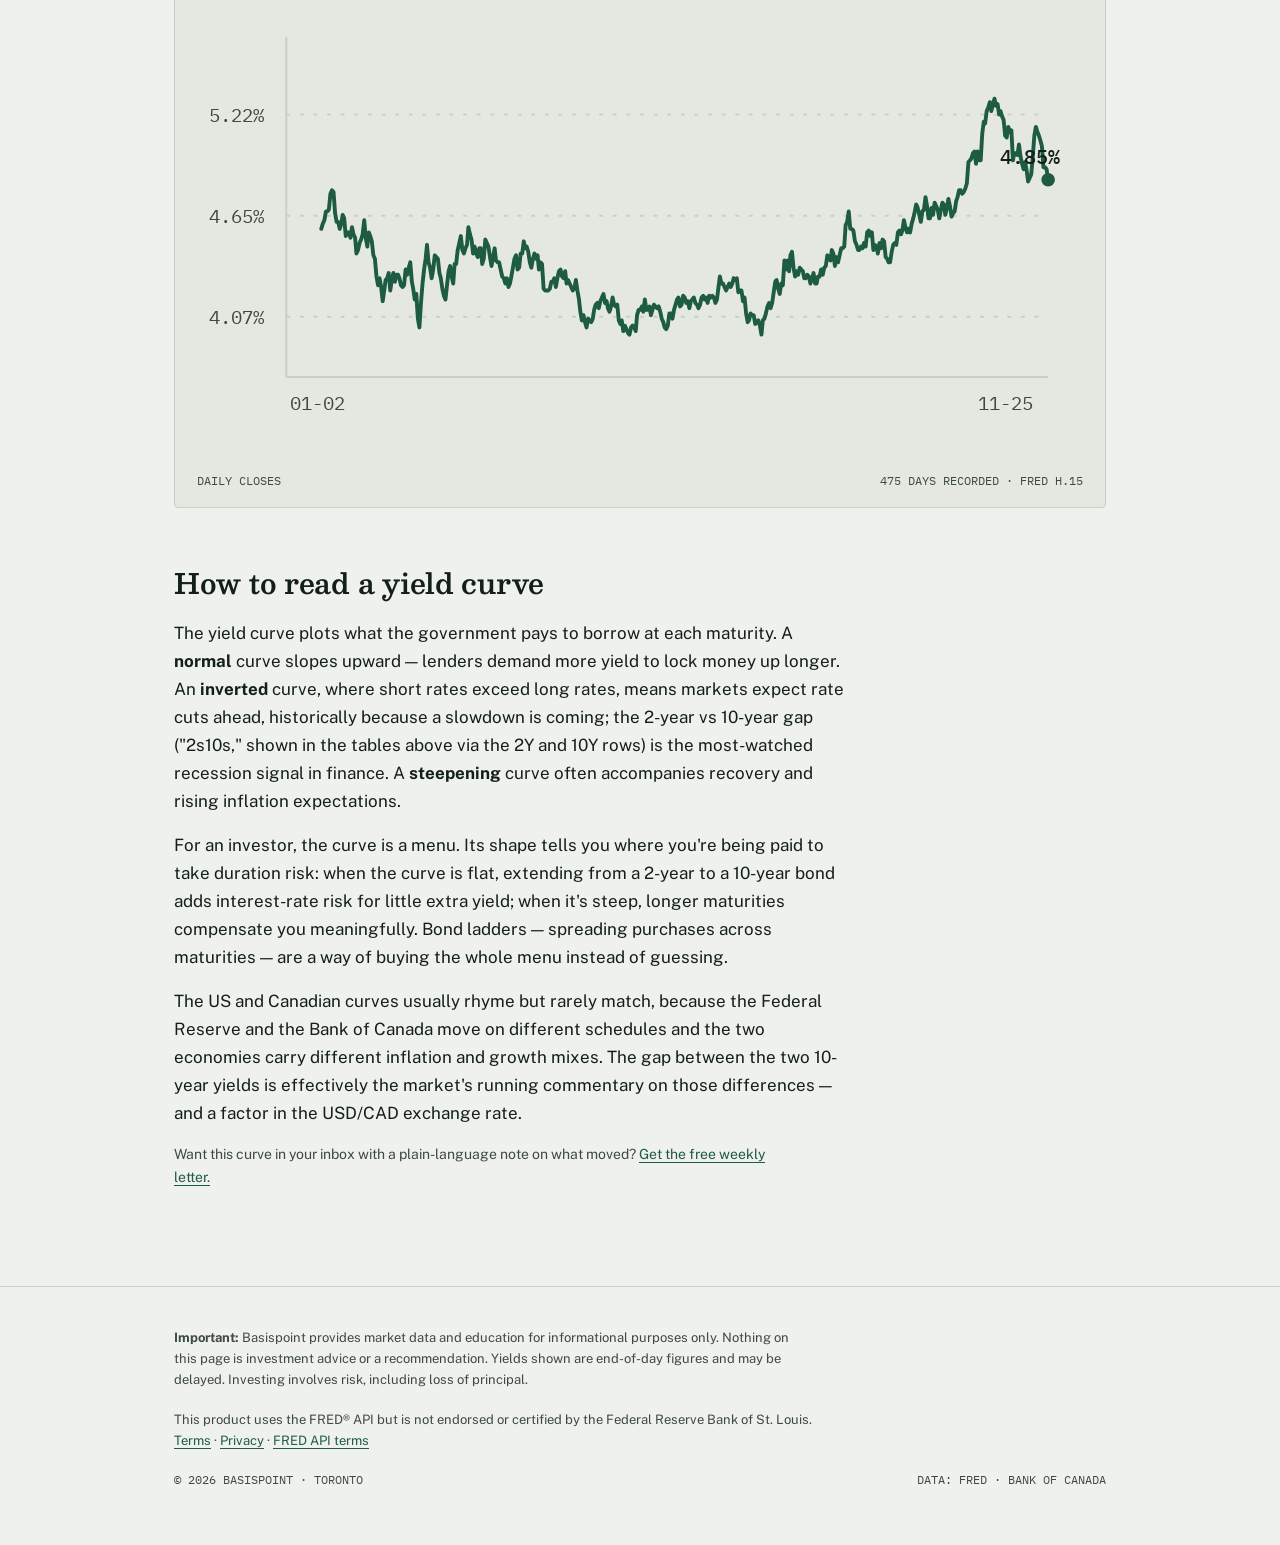
<file: pages/yield-curve.html>
<!DOCTYPE html>
<html lang="en">
<head>
<meta charset="UTF-8">
<meta name="viewport" content="width=device-width, initial-scale=1.0">
<title>US &amp; Canada Government Yield Curves Today — Updated Daily | Basispoint</title>
<meta name="description" content="Today's US Treasury and Government of Canada yield curves, every tenor from 3 months to 30 years, with daily changes and the 2s10s spread. Free, updated every market day.">
<meta property="og:title" content="US &amp; Canada Government Yield Curves Today">
<meta property="og:description" content="Every benchmark tenor from 3 months to 30 years, updated nightly after the close.">
<meta property="og:type" content="website">
<meta property="og:url" content="https://bondtracker.ca/pages/yield-curve.html">
<link rel="icon" type="image/svg+xml" href="/favicon.svg">
<link rel="preconnect" href="https://fonts.googleapis.com">
<link rel="preconnect" href="https://fonts.gstatic.com" crossorigin>
<link href="https://fonts.googleapis.com/css2?family=Besley:wght@400;600;800&family=Public+Sans:wght@400;500;600&family=IBM+Plex+Mono:wght@400;500&display=swap" rel="stylesheet">
<link rel="stylesheet" href="../assets/style.css">
</head>
<body>

<header>
  <div class="wrap nav">
    <a class="logo" href="../index.html">Basispoint<small>FIXED INCOME, OPENED</small></a>
    <nav class="nav-links">
      <a href="market-brief.html">Market brief</a>
      <a href="yield-curve.html">Yield curves</a>
      <a href="2s10s.html">2s10s</a>
      <a href="credit-spreads.html">Credit spreads</a>
      <a href="corporate-bonds.html">Corporates</a>
      <a href="ladder-builder.html">Ladder tool</a>
      <a href="learn/index.html">Learn</a>
      <a href="../index.html#signup">Get the letter</a>
    </nav>
  </div>
</header>

<main>
  <div class="wrap">
    <p class="eyebrow">Government bond yields · Updated every market day</p>
    <h1>US &amp; Canada yield curves today</h1>
    <p class="lede">Every benchmark tenor from 3 months to 30 years, straight from Federal Reserve (H.15) and Bank of Canada data — the same series professionals chart, updated nightly after the close.</p>
    <p class="stamp" id="stamp">Loading latest data…</p>

    <div class="card-grid">
      <figure class="chart-card">
        <span class="tag">UNITED STATES</span>
        <div id="usCurve"></div>
        <figcaption><span id="usCap">US TREASURY CURVE</span><span>SOURCE: FRED H.15</span></figcaption>
      </figure>
      <figure class="chart-card">
        <span class="tag">CANADA</span>
        <div id="caCurve"></div>
        <figcaption><span id="caCap">GOVERNMENT OF CANADA CURVE</span><span>SOURCE: BANK OF CANADA</span></figcaption>
      </figure>
    </div>

    <div class="card-grid">
      <div>
        <table id="usTable">
          <caption>US Treasury yields</caption>
          <thead><tr><th>Tenor</th><th>Yield</th><th>1-day Δ</th></tr></thead>
          <tbody></tbody>
        </table>
      </div>
      <div>
        <table id="caTable">
          <caption>Government of Canada yields</caption>
          <thead><tr><th>Tenor</th><th>Yield</th><th>1-day Δ</th></tr></thead>
          <tbody></tbody>
        </table>
      </div>
    </div>
    <p class="note">Daily change appears once at least two days of history have been recorded by the nightly pipeline.</p>

    <h2>The US 10-year over time</h2>
    <p>The 10-year Treasury yield is the reference rate for the world: mortgages, corporate borrowing costs, and equity valuations all key off it. History below accumulates one point per market day.</p>
    <figure class="chart-card chart-wide">
      <span class="tag">US 10Y HISTORY</span>
      <div id="tenYearHist"></div>
      <figcaption><span>DAILY CLOSES</span><span id="histCap">SOURCE: FRED H.15</span></figcaption>
    </figure>

    <h2>How to read a yield curve</h2>
    <p>The yield curve plots what the government pays to borrow at each maturity. A <strong>normal</strong> curve slopes upward — lenders demand more yield to lock money up longer. An <strong>inverted</strong> curve, where short rates exceed long rates, means markets expect rate cuts ahead, historically because a slowdown is coming; the 2-year vs 10-year gap ("2s10s," shown in the tables above via the 2Y and 10Y rows) is the most-watched recession signal in finance. A <strong>steepening</strong> curve often accompanies recovery and rising inflation expectations.</p>
    <p>For an investor, the curve is a menu. Its shape tells you where you're being paid to take duration risk: when the curve is flat, extending from a 2-year to a 10-year bond adds interest-rate risk for little extra yield; when it's steep, longer maturities compensate you meaningfully. Bond ladders — spreading purchases across maturities — are a way of buying the whole menu instead of guessing.</p>
    <p>The US and Canadian curves usually rhyme but rarely match, because the Federal Reserve and the Bank of Canada move on different schedules and the two economies carry different inflation and growth mixes. The gap between the two 10-year yields is effectively the market's running commentary on those differences — and a factor in the USD/CAD exchange rate.</p>

    <p class="note">Want this curve in your inbox with a plain-language note on what moved? <a href="../index.html#signup">Get the free weekly letter.</a></p>
  </div>
</main>

<footer>
  <div class="wrap">
    <p class="disclaimer"><strong>Important:</strong> Basispoint provides market data and education for informational purposes only. Nothing on this page is investment advice or a recommendation. Yields shown are end-of-day figures and may be delayed. Investing involves risk, including loss of principal.</p>
    <p class="disclaimer">This product uses the FRED® API but is not endorsed or certified by the Federal Reserve Bank of St. Louis. <a href="terms.html">Terms</a> · <a href="privacy.html">Privacy</a> · <a href="https://fred.stlouisfed.org/docs/api/terms_of_use.html" rel="noopener">FRED API terms</a></p>
    <div class="foot-row">
      <span>© 2026 BASISPOINT · TORONTO</span>
      <span>DATA: FRED · BANK OF CANADA</span>
    </div>
  </div>
</footer>

<script src="../assets/charts.js"></script>
<script>
(async () => {
  const put = (id, v) => { const el = document.getElementById(id); if (el) el.textContent = v; };
  const year = new Date().getFullYear();

  async function getJSON(path) {
    try {
      const r = await fetch(path, { cache: "no-store" });
      return r.ok ? await r.json() : null;
    } catch (e) { return null; }
  }

  const market = await getJSON("../data/market.json");
  if (!market) { put("stamp", "Data temporarily unavailable."); return; }

  const usHist = await bpLoadHistory("../data/history/", "us-curve");
  const caHist = await bpLoadHistory("../data/history/", "ca-curve");

  put("stamp", market.demo
    ? "Sample data — live figures appear after the first pipeline run."
    : `US close: ${market.us?.date || "—"} · Canada close: ${market.canada?.date || "—"} · Updated nightly`);

  bpCurveChart(document.getElementById("usCurve"), market.us?.curve, { label: "US Treasury yield curve" });
  bpCurveChart(document.getElementById("caCurve"), market.canada?.curve, { label: "Government of Canada yield curve" });
  if (market.us?.date && !market.demo) put("usCap", "US TREASURY CURVE · " + market.us.date);
  if (market.canada?.date && !market.demo) put("caCap", "GOC CURVE · " + market.canada.date);

  // Previous-day yields from history (second-to-last recorded day)
  function prevDay(hist) {
    const days = hist?.days || [];
    return days.length >= 2 ? days[days.length - 2].yields : null;
  }

  function fillTable(tableId, curve, prev) {
    const tbody = document.querySelector(`#${tableId} tbody`);
    if (!tbody) return;
    tbody.innerHTML = (curve || []).map(p => {
      let delta = "—", cls = "";
      if (prev && prev[p.tenor] != null && p.yield != null) {
        const bp = Math.round((p.yield - prev[p.tenor]) * 100);
        delta = (bp >= 0 ? "+" : "") + bp + "bp";
        cls = bp > 0 ? "up" : bp < 0 ? "down" : "";
      }
      return `<tr><td>${p.tenor}</td><td>${p.yield?.toFixed(2)}%</td><td class="${cls}">${delta}</td></tr>`;
    }).join("");
  }

  fillTable("usTable", market.us?.curve, prevDay(usHist));
  fillTable("caTable", market.canada?.curve, prevDay(caHist));

  // 10Y history line
  const series = (usHist?.days || [])
    .filter(d => d.yields && d.yields["10Y"] != null)
    .map(d => ({ date: d.date, value: d.yields["10Y"] }));
  bpLineChart(document.getElementById("tenYearHist"), series, { label: "US 10-year Treasury yield history" });
  if (series.length) put("histCap", `${series.length} DAYS RECORDED · FRED H.15`);
})();
</script>
<script src="../assets/config.js"></script>
<script src="../assets/site.js"></script>
</body>
</html>
</file>
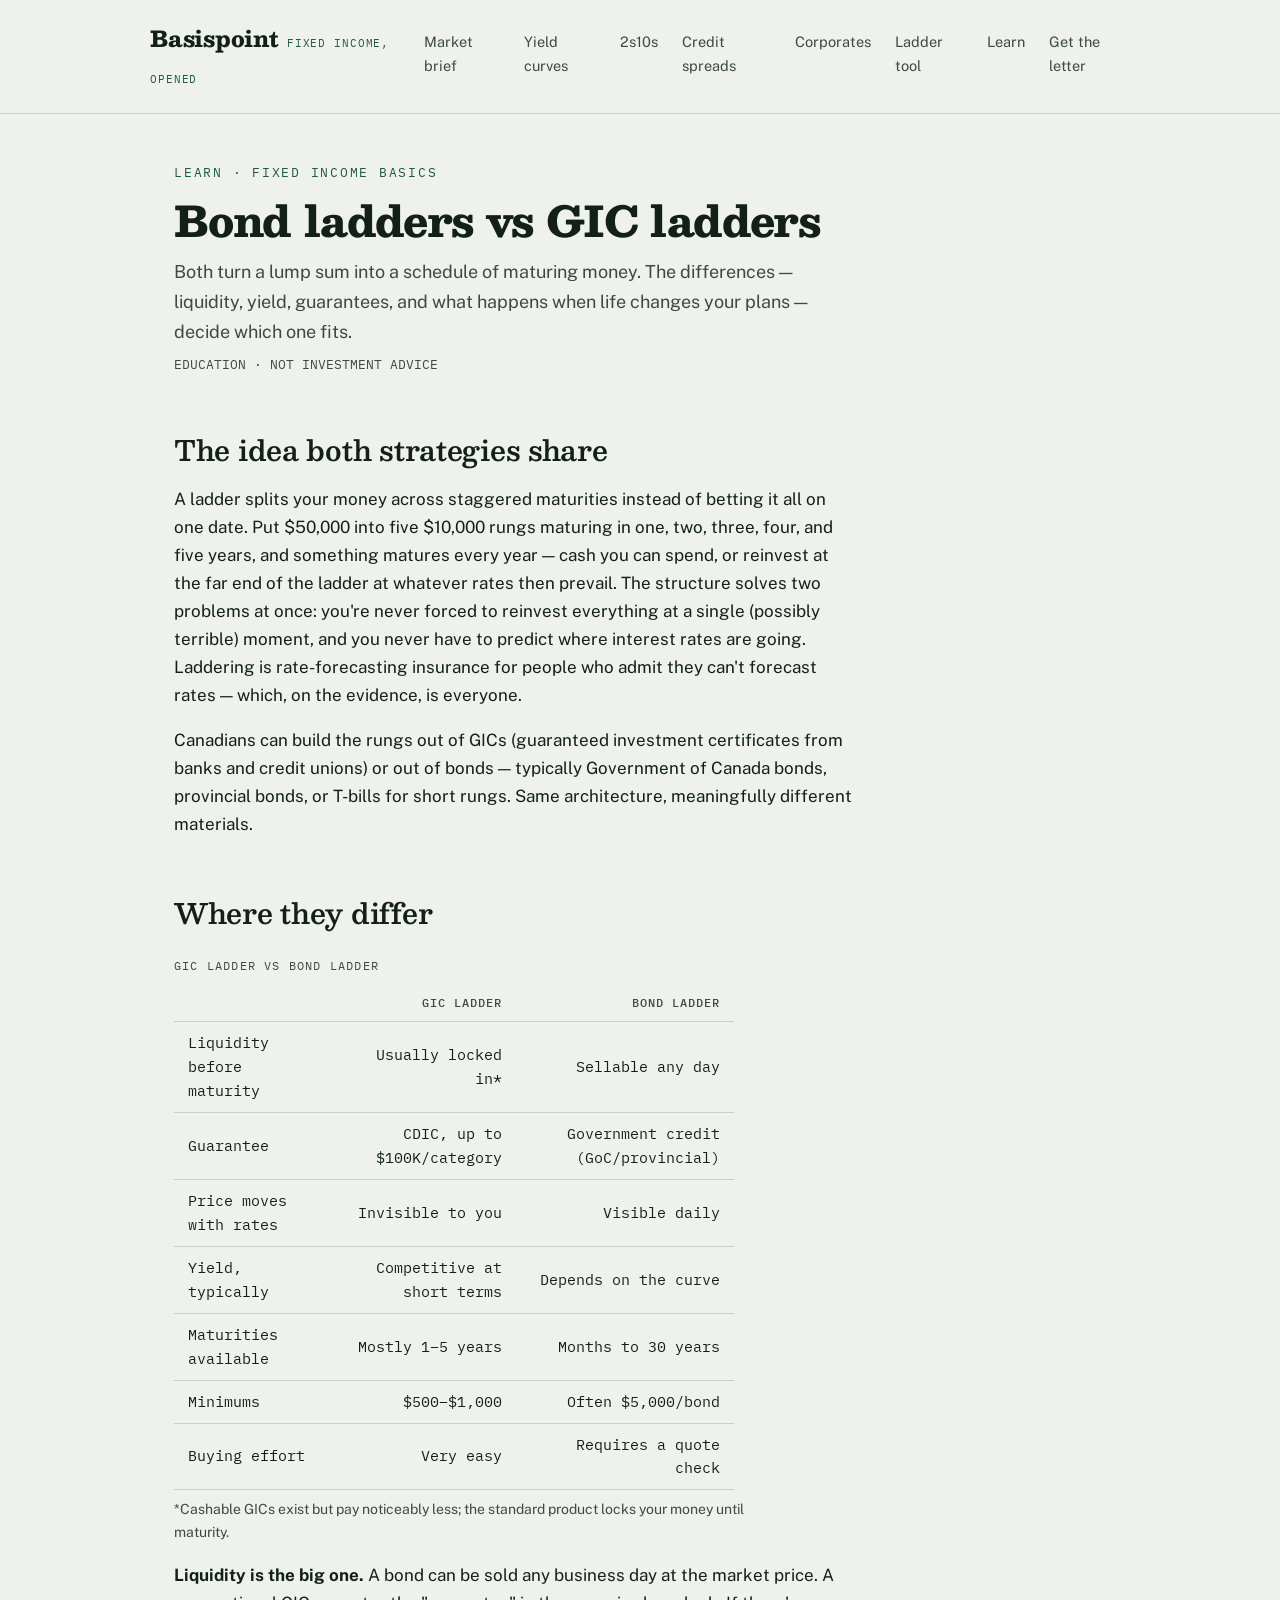
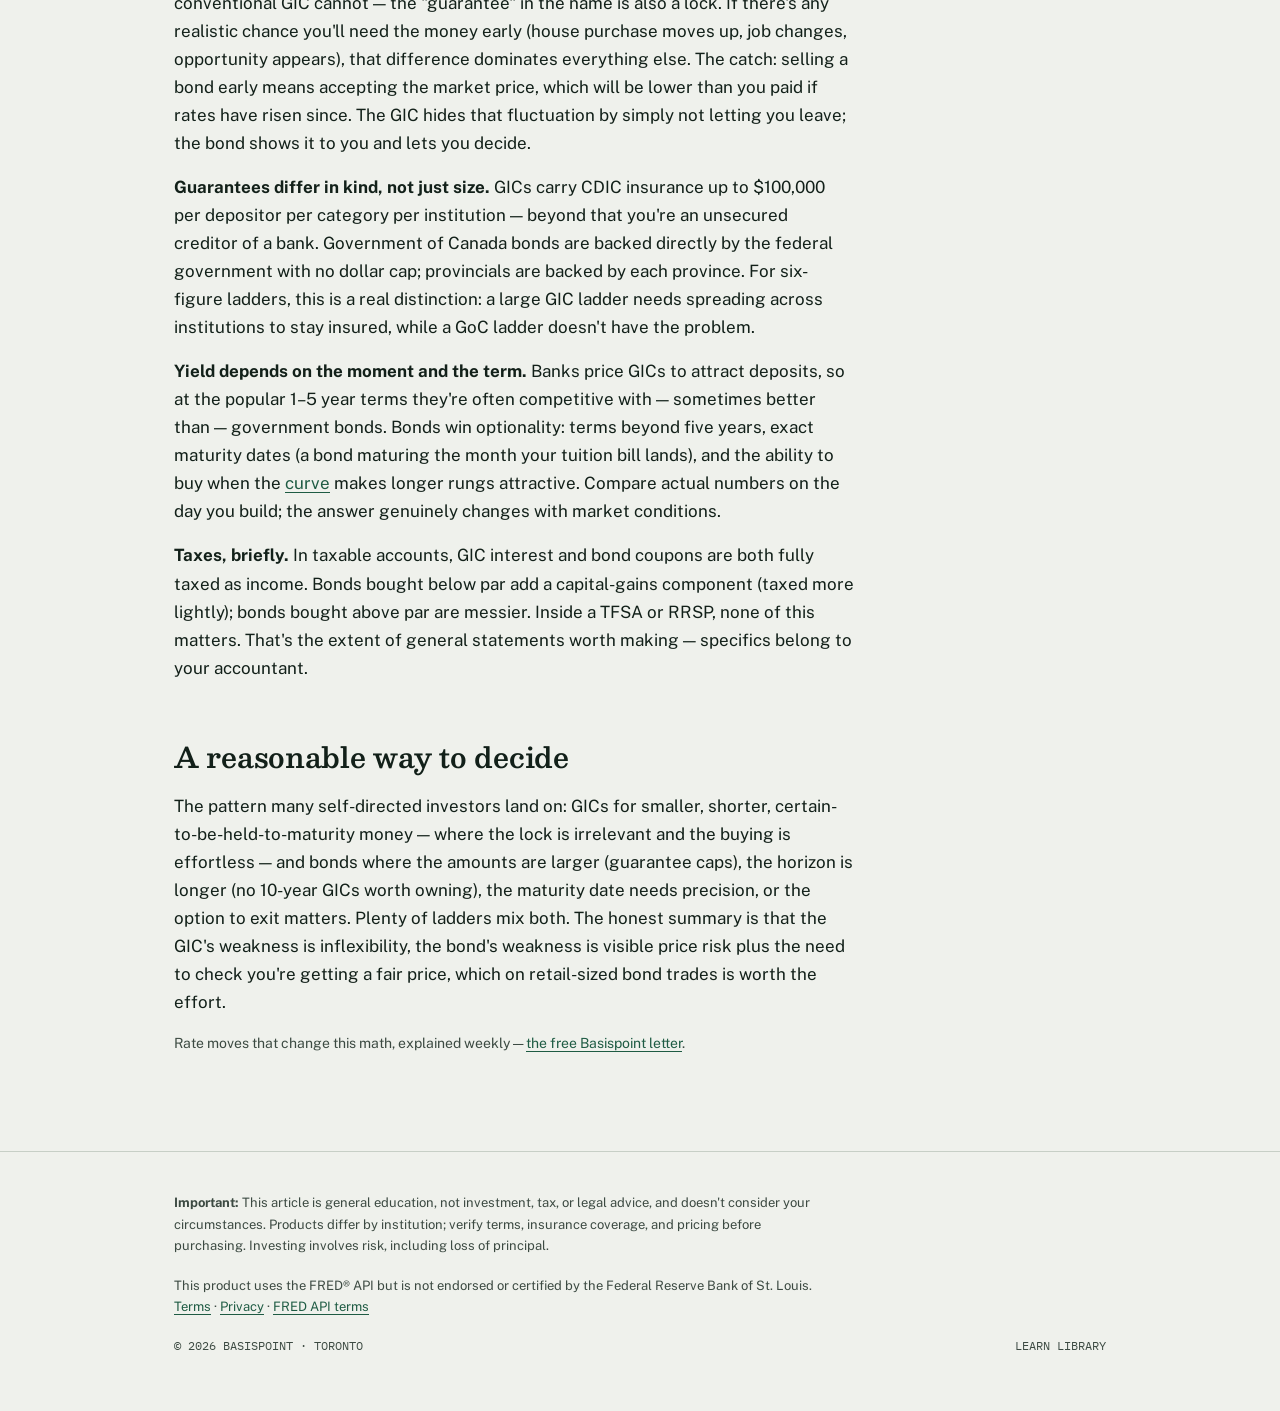
<file: pages/learn/bond-ladders-vs-gics.html>
<!DOCTYPE html>
<html lang="en">
<head>
<meta charset="UTF-8">
<meta name="viewport" content="width=device-width, initial-scale=1.0">
<title>Bond Ladders vs GIC Ladders: Which Fits Your Cash? | Basispoint</title>
<meta name="description" content="GIC ladders and bond ladders both turn a lump sum into a schedule of maturing money — but they differ on liquidity, yield, guarantees, and flexibility. A plain-language comparison for Canadian investors.">
<meta property="og:title" content="Bond Ladders vs GIC Ladders: Which Fits Your Cash?">
<meta property="og:description" content="Liquidity, yield, guarantees, and flexibility — a plain-language comparison for Canadian investors.">
<meta property="og:type" content="article">
<meta property="og:url" content="https://bondtracker.ca/pages/learn/bond-ladders-vs-gics.html">
<link rel="icon" type="image/svg+xml" href="/favicon.svg">
<link rel="preconnect" href="https://fonts.googleapis.com">
<link rel="preconnect" href="https://fonts.gstatic.com" crossorigin>
<link href="https://fonts.googleapis.com/css2?family=Besley:wght@400;600;800&family=Public+Sans:wght@400;500;600&family=IBM+Plex+Mono:wght@400;500&display=swap" rel="stylesheet">
<link rel="stylesheet" href="../../assets/style.css">
</head>
<body>

<header>
  <div class="wrap nav">
    <a class="logo" href="../../index.html">Basispoint<small>FIXED INCOME, OPENED</small></a>
    <nav class="nav-links">
      <a href="../market-brief.html">Market brief</a>
      <a href="../yield-curve.html">Yield curves</a>
      <a href="../2s10s.html">2s10s</a>
      <a href="../credit-spreads.html">Credit spreads</a>
      <a href="../corporate-bonds.html">Corporates</a>
      <a href="../ladder-builder.html">Ladder tool</a>
      <a href="index.html">Learn</a>
      <a href="../../index.html#signup">Get the letter</a>
    </nav>
  </div>
</header>

<main>
  <div class="wrap">
    <p class="eyebrow">Learn · Fixed income basics</p>
    <h1>Bond ladders vs GIC ladders</h1>
    <p class="lede">Both turn a lump sum into a schedule of maturing money. The differences — liquidity, yield, guarantees, and what happens when life changes your plans — decide which one fits.</p>
    <p class="stamp">EDUCATION · NOT INVESTMENT ADVICE</p>

    <h2>The idea both strategies share</h2>
    <p>A ladder splits your money across staggered maturities instead of betting it all on one date. Put $50,000 into five $10,000 rungs maturing in one, two, three, four, and five years, and something matures every year — cash you can spend, or reinvest at the far end of the ladder at whatever rates then prevail. The structure solves two problems at once: you're never forced to reinvest everything at a single (possibly terrible) moment, and you never have to predict where interest rates are going. Laddering is rate-forecasting insurance for people who admit they can't forecast rates — which, on the evidence, is everyone.</p>
    <p>Canadians can build the rungs out of GICs (guaranteed investment certificates from banks and credit unions) or out of bonds — typically Government of Canada bonds, provincial bonds, or T-bills for short rungs. Same architecture, meaningfully different materials.</p>

    <h2>Where they differ</h2>
    <table>
      <caption>GIC ladder vs bond ladder</caption>
      <thead><tr><th></th><th>GIC ladder</th><th>Bond ladder</th></tr></thead>
      <tbody>
        <tr><td>Liquidity before maturity</td><td>Usually locked in*</td><td>Sellable any day</td></tr>
        <tr><td>Guarantee</td><td>CDIC, up to $100K/category</td><td>Government credit (GoC/provincial)</td></tr>
        <tr><td>Price moves with rates</td><td>Invisible to you</td><td>Visible daily</td></tr>
        <tr><td>Yield, typically</td><td>Competitive at short terms</td><td>Depends on the curve</td></tr>
        <tr><td>Maturities available</td><td>Mostly 1–5 years</td><td>Months to 30 years</td></tr>
        <tr><td>Minimums</td><td>$500–$1,000</td><td>Often $5,000/bond</td></tr>
        <tr><td>Buying effort</td><td>Very easy</td><td>Requires a quote check</td></tr>
      </tbody>
    </table>
    <p class="note">*Cashable GICs exist but pay noticeably less; the standard product locks your money until maturity.</p>

    <p><strong>Liquidity is the big one.</strong> A bond can be sold any business day at the market price. A conventional GIC cannot — the "guarantee" in the name is also a lock. If there's any realistic chance you'll need the money early (house purchase moves up, job changes, opportunity appears), that difference dominates everything else. The catch: selling a bond early means accepting the market price, which will be lower than you paid if rates have risen since. The GIC hides that fluctuation by simply not letting you leave; the bond shows it to you and lets you decide.</p>
    <p><strong>Guarantees differ in kind, not just size.</strong> GICs carry CDIC insurance up to $100,000 per depositor per category per institution — beyond that you're an unsecured creditor of a bank. Government of Canada bonds are backed directly by the federal government with no dollar cap; provincials are backed by each province. For six-figure ladders, this is a real distinction: a large GIC ladder needs spreading across institutions to stay insured, while a GoC ladder doesn't have the problem.</p>
    <p><strong>Yield depends on the moment and the term.</strong> Banks price GICs to attract deposits, so at the popular 1–5 year terms they're often competitive with — sometimes better than — government bonds. Bonds win optionality: terms beyond five years, exact maturity dates (a bond maturing the month your tuition bill lands), and the ability to buy when the <a href="../yield-curve.html">curve</a> makes longer rungs attractive. Compare actual numbers on the day you build; the answer genuinely changes with market conditions.</p>
    <p><strong>Taxes, briefly.</strong> In taxable accounts, GIC interest and bond coupons are both fully taxed as income. Bonds bought below par add a capital-gains component (taxed more lightly); bonds bought above par are messier. Inside a TFSA or RRSP, none of this matters. That's the extent of general statements worth making — specifics belong to your accountant.</p>

    <h2>A reasonable way to decide</h2>
    <p>The pattern many self-directed investors land on: GICs for smaller, shorter, certain-to-be-held-to-maturity money — where the lock is irrelevant and the buying is effortless — and bonds where the amounts are larger (guarantee caps), the horizon is longer (no 10-year GICs worth owning), the maturity date needs precision, or the option to exit matters. Plenty of ladders mix both. The honest summary is that the GIC's weakness is inflexibility, the bond's weakness is visible price risk plus the need to check you're getting a fair price, which on retail-sized bond trades is worth the effort.</p>

    <p class="note">Rate moves that change this math, explained weekly — <a href="../../index.html#signup">the free Basispoint letter</a>.</p>
  </div>
</main>

<footer>
  <div class="wrap">
    <p class="disclaimer"><strong>Important:</strong> This article is general education, not investment, tax, or legal advice, and doesn't consider your circumstances. Products differ by institution; verify terms, insurance coverage, and pricing before purchasing. Investing involves risk, including loss of principal.</p>
    <p class="disclaimer">This product uses the FRED® API but is not endorsed or certified by the Federal Reserve Bank of St. Louis. <a href="../terms.html">Terms</a> · <a href="../privacy.html">Privacy</a> · <a href="https://fred.stlouisfed.org/docs/api/terms_of_use.html" rel="noopener">FRED API terms</a></p>
    <div class="foot-row">
      <span>© 2026 BASISPOINT · TORONTO</span>
      <span>LEARN LIBRARY</span>
    </div>
  </div>
</footer>
<script src="../../assets/config.js"></script>
<script src="../../assets/site.js"></script>
</body>
</html>
</file>
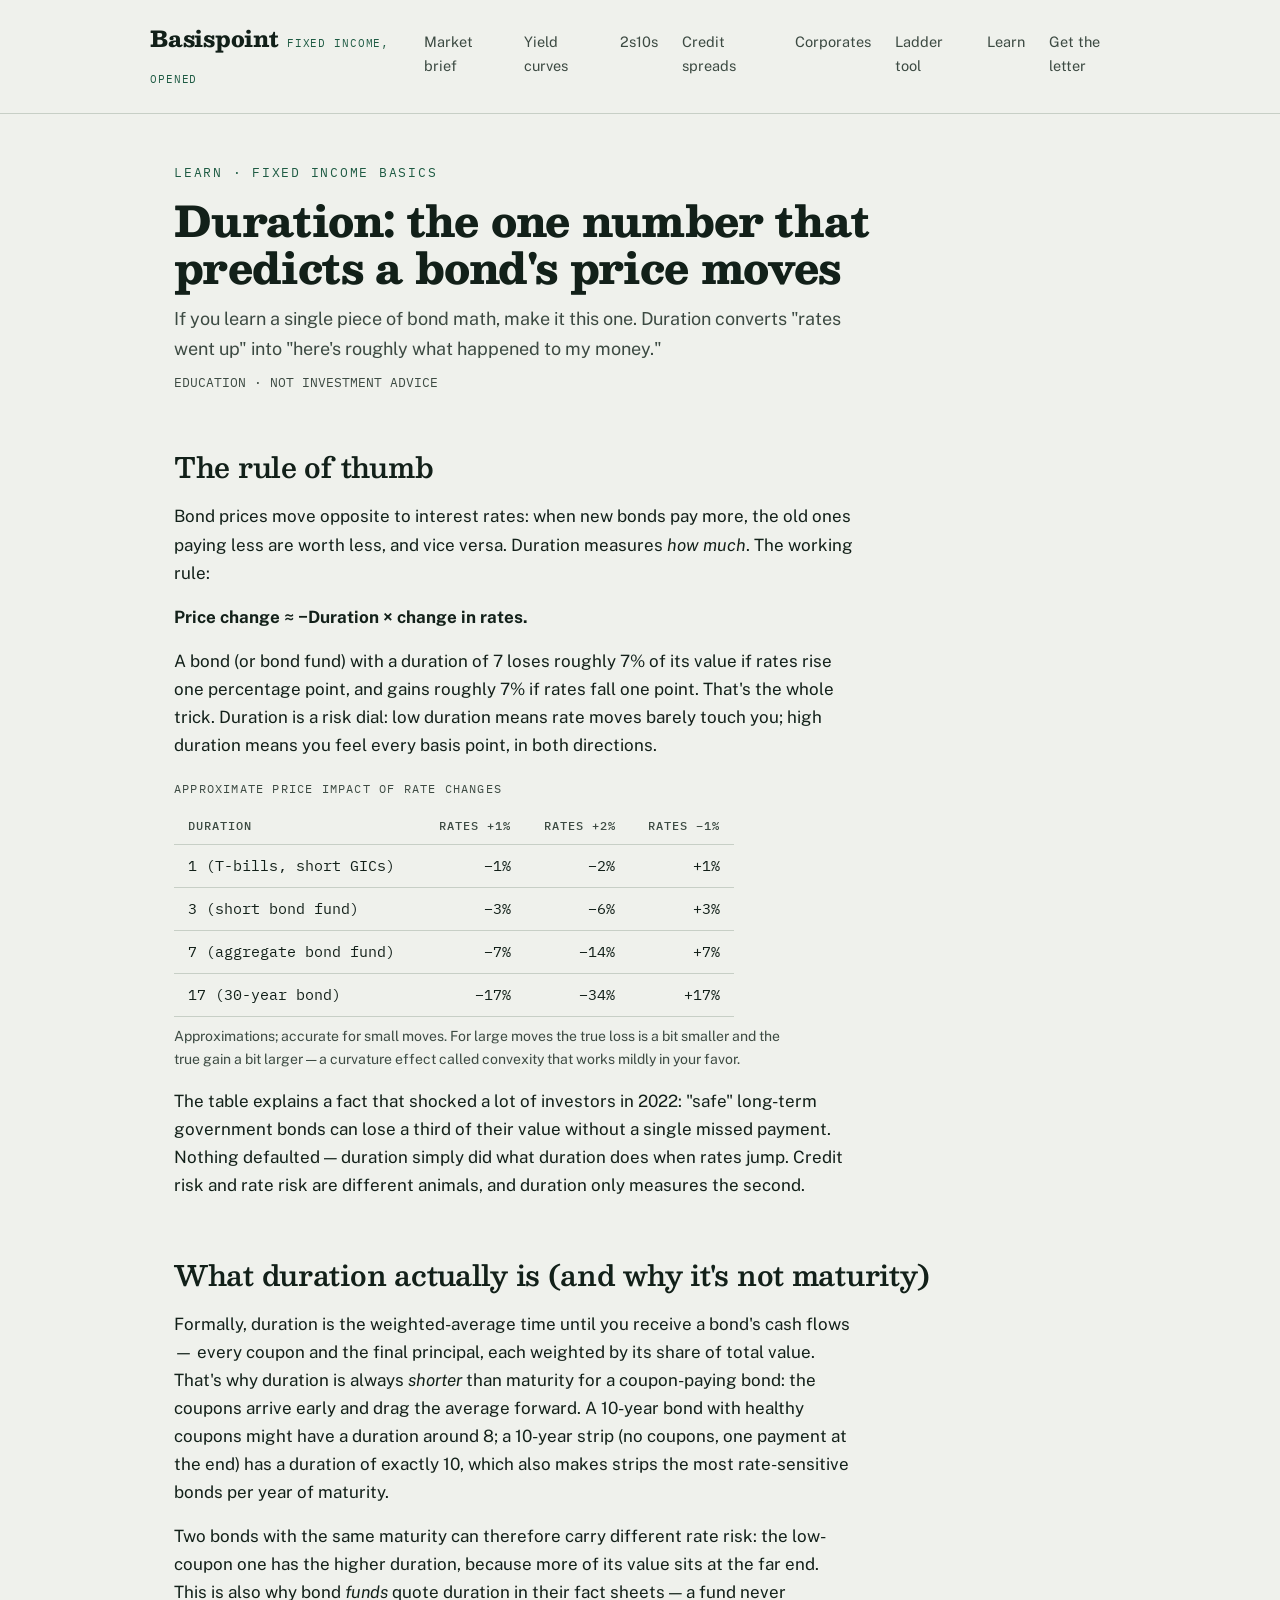
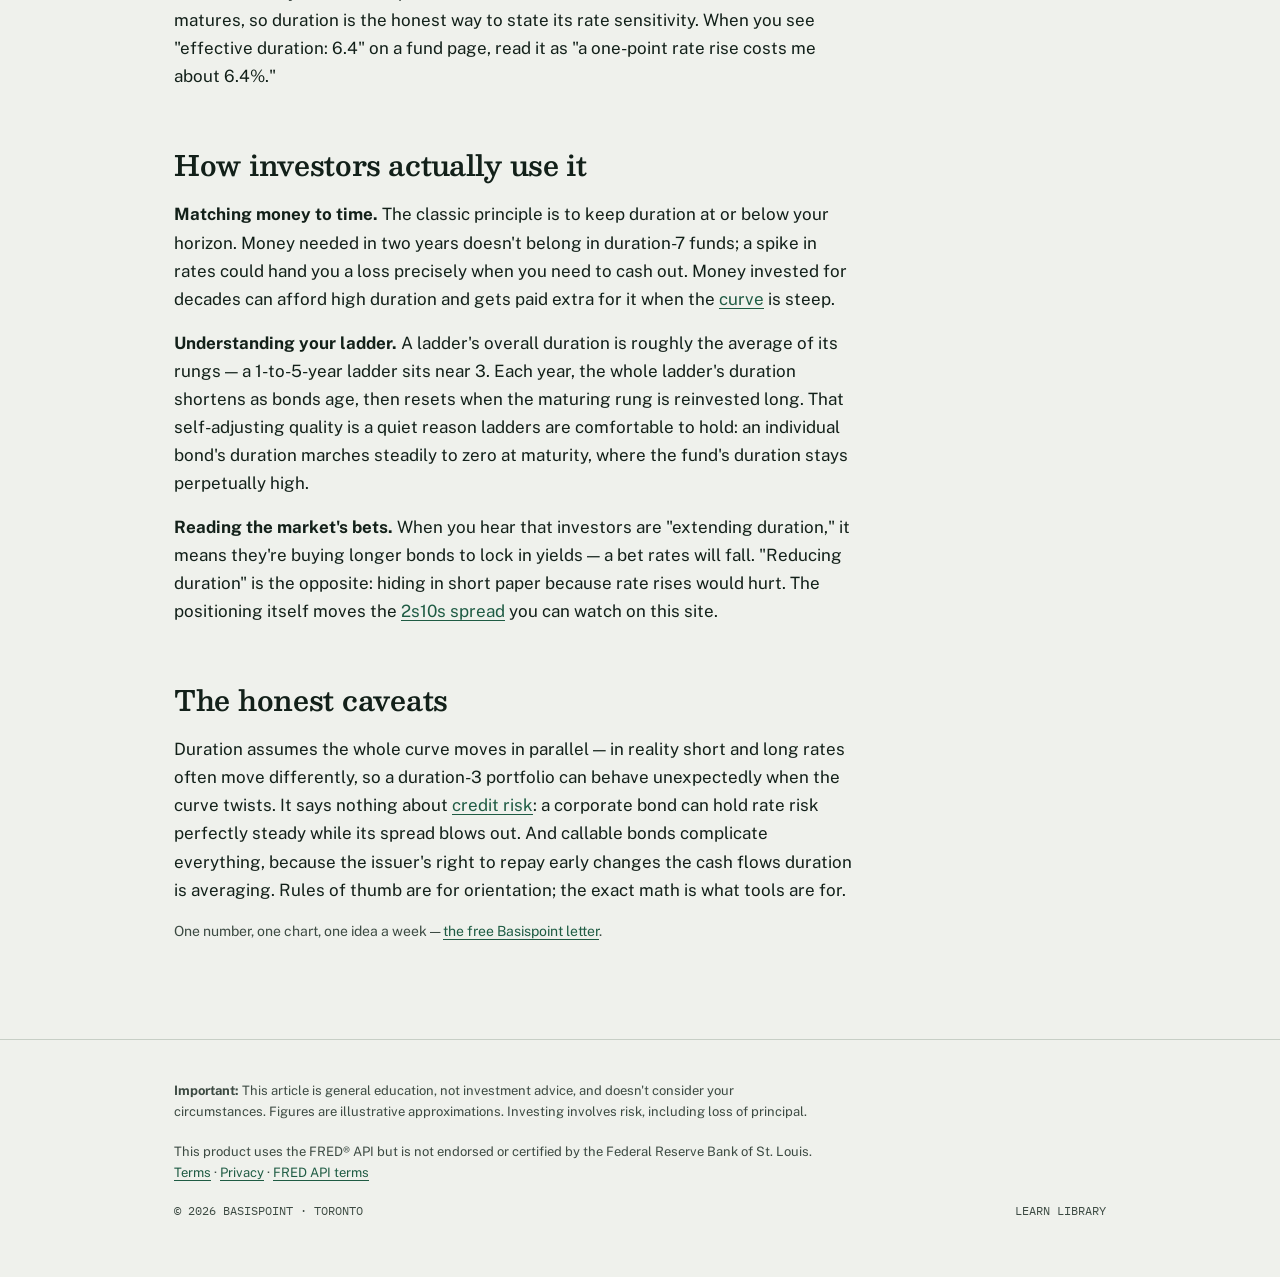
<file: pages/learn/duration.html>
<!DOCTYPE html>
<html lang="en">
<head>
<meta charset="UTF-8">
<meta name="viewport" content="width=device-width, initial-scale=1.0">
<title>Bond Duration Explained: The One Number That Predicts Price Moves | Basispoint</title>
<meta name="description" content="Duration tells you how much a bond's price moves when rates change — the rule of thumb, a worked table, duration vs maturity, and why it matters for ladders and bond funds.">
<meta property="og:title" content="Bond Duration Explained: The One Number That Predicts Price Moves">
<meta property="og:description" content="The rule of thumb, a worked table, and why duration matters for ladders and bond funds.">
<meta property="og:type" content="article">
<meta property="og:url" content="https://bondtracker.ca/pages/learn/duration.html">
<link rel="icon" type="image/svg+xml" href="/favicon.svg">
<link rel="preconnect" href="https://fonts.googleapis.com">
<link rel="preconnect" href="https://fonts.gstatic.com" crossorigin>
<link href="https://fonts.googleapis.com/css2?family=Besley:wght@400;600;800&family=Public+Sans:wght@400;500;600&family=IBM+Plex+Mono:wght@400;500&display=swap" rel="stylesheet">
<link rel="stylesheet" href="../../assets/style.css">
</head>
<body>

<header>
  <div class="wrap nav">
    <a class="logo" href="../../index.html">Basispoint<small>FIXED INCOME, OPENED</small></a>
    <nav class="nav-links">
      <a href="../market-brief.html">Market brief</a>
      <a href="../yield-curve.html">Yield curves</a>
      <a href="../2s10s.html">2s10s</a>
      <a href="../credit-spreads.html">Credit spreads</a>
      <a href="../corporate-bonds.html">Corporates</a>
      <a href="../ladder-builder.html">Ladder tool</a>
      <a href="index.html">Learn</a>
      <a href="../../index.html#signup">Get the letter</a>
    </nav>
  </div>
</header>

<main>
  <div class="wrap">
    <p class="eyebrow">Learn · Fixed income basics</p>
    <h1>Duration: the one number that predicts a bond's price moves</h1>
    <p class="lede">If you learn a single piece of bond math, make it this one. Duration converts "rates went up" into "here's roughly what happened to my money."</p>
    <p class="stamp">EDUCATION · NOT INVESTMENT ADVICE</p>

    <h2>The rule of thumb</h2>
    <p>Bond prices move opposite to interest rates: when new bonds pay more, the old ones paying less are worth less, and vice versa. Duration measures <em>how much</em>. The working rule:</p>
    <p><strong>Price change ≈ −Duration × change in rates.</strong></p>
    <p>A bond (or bond fund) with a duration of 7 loses roughly 7% of its value if rates rise one percentage point, and gains roughly 7% if rates fall one point. That's the whole trick. Duration is a risk dial: low duration means rate moves barely touch you; high duration means you feel every basis point, in both directions.</p>

    <table>
      <caption>Approximate price impact of rate changes</caption>
      <thead><tr><th>Duration</th><th>Rates +1%</th><th>Rates +2%</th><th>Rates −1%</th></tr></thead>
      <tbody>
        <tr><td>1 (T-bills, short GICs)</td><td>−1%</td><td>−2%</td><td>+1%</td></tr>
        <tr><td>3 (short bond fund)</td><td>−3%</td><td>−6%</td><td>+3%</td></tr>
        <tr><td>7 (aggregate bond fund)</td><td>−7%</td><td>−14%</td><td>+7%</td></tr>
        <tr><td>17 (30-year bond)</td><td>−17%</td><td>−34%</td><td>+17%</td></tr>
      </tbody>
    </table>
    <p class="note">Approximations; accurate for small moves. For large moves the true loss is a bit smaller and the true gain a bit larger — a curvature effect called convexity that works mildly in your favor.</p>
    <p>The table explains a fact that shocked a lot of investors in 2022: "safe" long-term government bonds can lose a third of their value without a single missed payment. Nothing defaulted — duration simply did what duration does when rates jump. Credit risk and rate risk are different animals, and duration only measures the second.</p>

    <h2>What duration actually is (and why it's not maturity)</h2>
    <p>Formally, duration is the weighted-average time until you receive a bond's cash flows — every coupon and the final principal, each weighted by its share of total value. That's why duration is always <em>shorter</em> than maturity for a coupon-paying bond: the coupons arrive early and drag the average forward. A 10-year bond with healthy coupons might have a duration around 8; a 10-year strip (no coupons, one payment at the end) has a duration of exactly 10, which also makes strips the most rate-sensitive bonds per year of maturity.</p>
    <p>Two bonds with the same maturity can therefore carry different rate risk: the low-coupon one has the higher duration, because more of its value sits at the far end. This is also why bond <em>funds</em> quote duration in their fact sheets — a fund never matures, so duration is the honest way to state its rate sensitivity. When you see "effective duration: 6.4" on a fund page, read it as "a one-point rate rise costs me about 6.4%."</p>

    <h2>How investors actually use it</h2>
    <p><strong>Matching money to time.</strong> The classic principle is to keep duration at or below your horizon. Money needed in two years doesn't belong in duration-7 funds; a spike in rates could hand you a loss precisely when you need to cash out. Money invested for decades can afford high duration and gets paid extra for it when the <a href="../yield-curve.html">curve</a> is steep.</p>
    <p><strong>Understanding your ladder.</strong> A ladder's overall duration is roughly the average of its rungs — a 1-to-5-year ladder sits near 3. Each year, the whole ladder's duration shortens as bonds age, then resets when the maturing rung is reinvested long. That self-adjusting quality is a quiet reason ladders are comfortable to hold: an individual bond's duration marches steadily to zero at maturity, where the fund's duration stays perpetually high.</p>
    <p><strong>Reading the market's bets.</strong> When you hear that investors are "extending duration," it means they're buying longer bonds to lock in yields — a bet rates will fall. "Reducing duration" is the opposite: hiding in short paper because rate rises would hurt. The positioning itself moves the <a href="../2s10s.html">2s10s spread</a> you can watch on this site.</p>

    <h2>The honest caveats</h2>
    <p>Duration assumes the whole curve moves in parallel — in reality short and long rates often move differently, so a duration-3 portfolio can behave unexpectedly when the curve twists. It says nothing about <a href="../credit-spreads.html">credit risk</a>: a corporate bond can hold rate risk perfectly steady while its spread blows out. And callable bonds complicate everything, because the issuer's right to repay early changes the cash flows duration is averaging. Rules of thumb are for orientation; the exact math is what tools are for.</p>

    <p class="note">One number, one chart, one idea a week — <a href="../../index.html#signup">the free Basispoint letter</a>.</p>
  </div>
</main>

<footer>
  <div class="wrap">
    <p class="disclaimer"><strong>Important:</strong> This article is general education, not investment advice, and doesn't consider your circumstances. Figures are illustrative approximations. Investing involves risk, including loss of principal.</p>
    <p class="disclaimer">This product uses the FRED® API but is not endorsed or certified by the Federal Reserve Bank of St. Louis. <a href="../terms.html">Terms</a> · <a href="../privacy.html">Privacy</a> · <a href="https://fred.stlouisfed.org/docs/api/terms_of_use.html" rel="noopener">FRED API terms</a></p>
    <div class="foot-row">
      <span>© 2026 BASISPOINT · TORONTO</span>
      <span>LEARN LIBRARY</span>
    </div>
  </div>
</footer>
<script src="../../assets/config.js"></script>
<script src="../../assets/site.js"></script>
</body>
</html>
</file>
<file: assets/style.css>
/* Basispoint shared styles for content pages (pages/*.html).
   Same design system as index.html: engraved-certificate palette,
   Besley display / Public Sans body / IBM Plex Mono data. */

:root{
  --paper:#EFF1EC;
  --paper-deep:#E4E8E1;
  --ink:#122019;
  --ink-soft:#3C4A42;
  --green:#1E5B43;
  --green-deep:#143D2E;
  --seal:#B33A2B;
  --rule:#C7CFC6;
  --mono:'IBM Plex Mono',monospace;
  --body:'Public Sans',system-ui,sans-serif;
  --display:'Besley',Georgia,serif;
}
*{margin:0;padding:0;box-sizing:border-box}
html{scroll-behavior:smooth}
body{background:var(--paper);color:var(--ink);font-family:var(--body);font-size:17px;line-height:1.65;-webkit-font-smoothing:antialiased}
a{color:var(--green);text-decoration-thickness:1px;text-underline-offset:3px}
a:focus-visible,button:focus-visible{outline:2px solid var(--green);outline-offset:3px}
.wrap{max-width:980px;margin:0 auto;padding:0 24px}

/* header */
header{border-bottom:1px solid var(--rule)}
.nav{display:flex;align-items:baseline;justify-content:space-between;padding:20px 0}
.logo{font-family:var(--display);font-weight:800;font-size:22px;letter-spacing:-.01em;color:var(--ink);text-decoration:none}
.logo small{font-family:var(--mono);font-weight:400;font-size:11px;color:var(--green);margin-left:8px;letter-spacing:.08em}
.nav-links{display:flex;gap:24px;font-size:14.5px}
.nav-links a{color:var(--ink-soft);text-decoration:none}
.nav-links a:hover{color:var(--green);text-decoration:underline}

/* article layout */
main{padding:48px 0 24px}
.eyebrow{font-family:var(--mono);font-size:12.5px;letter-spacing:.14em;text-transform:uppercase;color:var(--green);margin-bottom:14px}
h1{font-family:var(--display);font-weight:800;font-size:clamp(30px,4vw,42px);line-height:1.12;letter-spacing:-.015em;margin-bottom:14px;max-width:26ch}
h2{font-family:var(--display);font-weight:600;font-size:clamp(22px,2.6vw,28px);letter-spacing:-.01em;margin:52px 0 12px}
.lede{font-size:18px;color:var(--ink-soft);max-width:62ch;margin-bottom:8px}
.stamp{font-family:var(--mono);font-size:12.5px;color:var(--ink-soft);margin-bottom:36px}
p{max-width:68ch;margin-bottom:16px}
p.note{font-size:14px;color:var(--ink-soft)}

/* chart cards */
.card-grid{display:grid;grid-template-columns:1fr 1fr;gap:26px;margin:28px 0}
.chart-card{background:var(--paper-deep);border:1px solid var(--rule);border-radius:4px;padding:18px 18px 10px;position:relative}
.chart-card .tag{position:absolute;top:-11px;left:16px;background:var(--green);color:var(--paper);font-family:var(--mono);font-size:11px;letter-spacing:.1em;padding:3px 10px;border-radius:2px}
.chart-card figcaption{font-family:var(--mono);font-size:11.5px;color:var(--ink-soft);padding:8px 4px 6px;display:flex;justify-content:space-between}
.chart-card svg{display:block;width:100%;height:auto}
.chart-card svg text{font-family:var(--mono)}
.chart-wide{margin:28px 0}

/* data tables */
table{border-collapse:collapse;width:100%;max-width:560px;margin:20px 0 8px;font-size:15px}
caption{font-family:var(--mono);font-size:12px;letter-spacing:.1em;text-transform:uppercase;color:var(--ink-soft);text-align:left;padding-bottom:8px}
th,td{text-align:right;padding:9px 14px;border-bottom:1px solid var(--rule)}
th:first-child,td:first-child{text-align:left}
th{font-family:var(--mono);font-size:12px;letter-spacing:.08em;text-transform:uppercase;color:var(--ink-soft);font-weight:500}
td{font-family:var(--mono);font-size:14.5px}
td.up{color:var(--green)}
td.down{color:var(--seal)}

/* footer */
footer{padding:40px 0 56px;border-top:1px solid var(--rule);margin-top:56px}
.disclaimer{font-size:13px;color:var(--ink-soft);max-width:80ch;margin-bottom:18px}
.foot-row{display:flex;justify-content:space-between;font-family:var(--mono);font-size:12px;color:var(--ink-soft);flex-wrap:wrap;gap:10px}

@media (max-width:820px){
  .card-grid{grid-template-columns:1fr}
  .nav-links{display:none}
}
</file>
